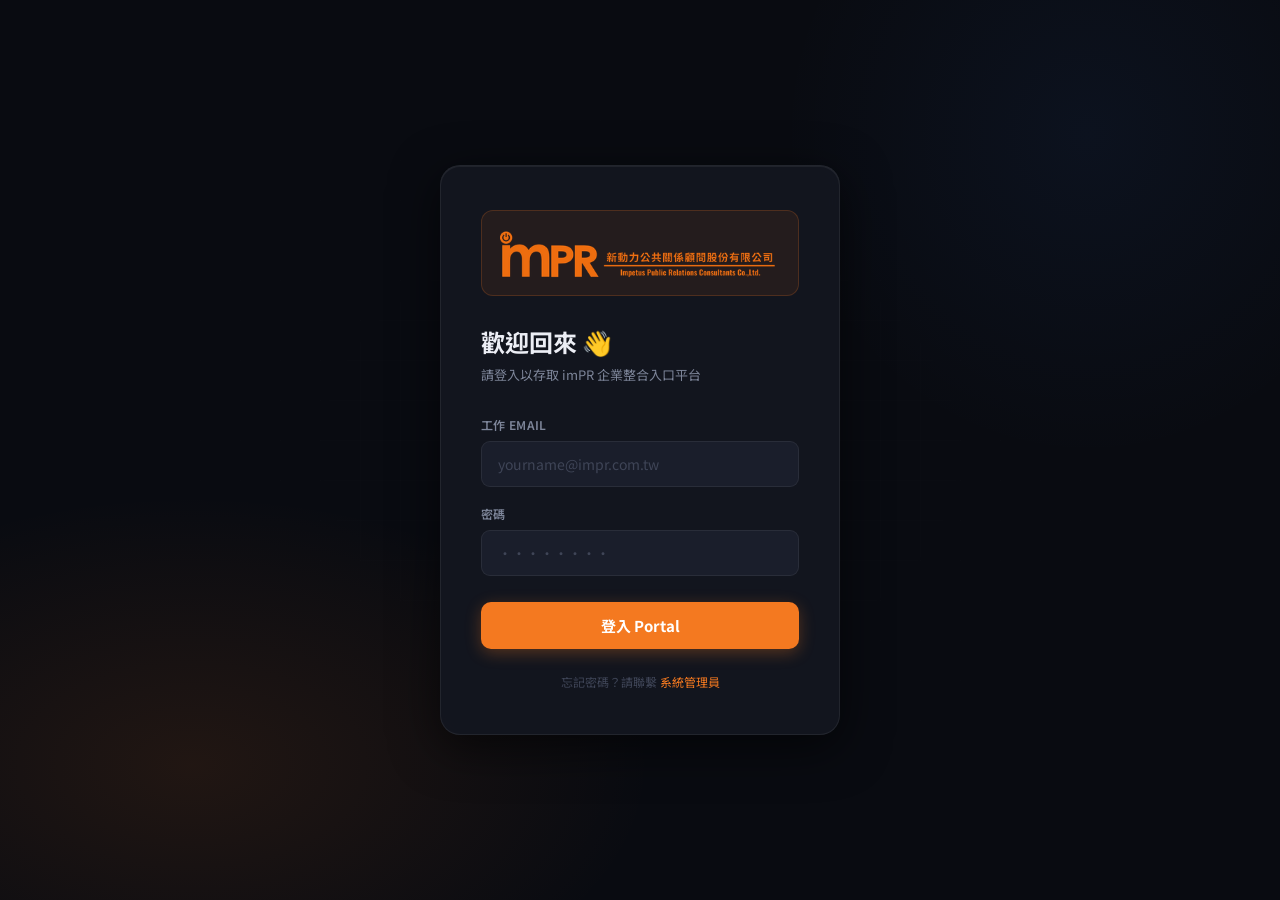
<file: index.html>
<!DOCTYPE html>
<html lang="zh-TW">
<head>
<meta charset="UTF-8">
<meta name="viewport" content="width=device-width, initial-scale=1.0">
<title>imPR 企業整合入口平台</title>
<link rel="icon" href="data:image/svg+xml,<svg xmlns='http://www.w3.org/2000/svg' viewBox='0 0 100 100'><text y='.9em' font-size='90'>🔆</text></svg>">
<style>
@import url('https://fonts.googleapis.com/css2?family=Noto+Sans+TC:wght@300;400;500;700;900&family=JetBrains+Mono:wght@400;500;600&display=swap');

/* ══════════════════════════════════
   DESIGN TOKENS
══════════════════════════════════ */
:root {
  --o: #F47920;
  --od: #d4620d;
  --ol: rgba(244,121,32,0.12);
  --ob: rgba(244,121,32,0.22);
  --bg0: #090b11;
  --bg1: #0f1118;
  --bg2: #141720;
  --bg3: #1a1e2b;
  --bg4: #1f2436;
  --bg5: #252a3d;
  --bd: rgba(255,255,255,0.065);
  --bd2: rgba(255,255,255,0.04);
  --bdo: rgba(244,121,32,0.28);
  --t1: #eceef5;
  --t2: #7d8599;
  --t3: #3f4557;
  --green: #1db954;
  --blue: #3b82f6;
  --purple: #8b5cf6;
  --yellow: #f59e0b;
  --red: #ef4444;
  --cyan: #06b6d4;
  --r: 10px;
  --r2: 14px;
  --shadow: 0 4px 24px rgba(0,0,0,0.4);
  --shadow2: 0 12px 48px rgba(0,0,0,0.6);
  --trans: all 0.22s cubic-bezier(0.4,0,0.2,1);
}

/* ══════════════════════════════════
   RESET & BASE
══════════════════════════════════ */
*,*::before,*::after{margin:0;padding:0;box-sizing:border-box}
html{scroll-behavior:smooth}
body{
  font-family:'Noto Sans TC',sans-serif;
  background:var(--bg0);
  color:var(--t1);
  min-height:100vh;
  font-size:14px;
  overflow-x:hidden;
}
a{text-decoration:none;color:inherit}
button{font-family:inherit;cursor:pointer;border:none;background:none}
input,textarea,select{font-family:inherit}
::-webkit-scrollbar{width:5px;height:5px}
::-webkit-scrollbar-track{background:var(--bg1)}
::-webkit-scrollbar-thumb{background:var(--bg5);border-radius:4px}
::-webkit-scrollbar-thumb:hover{background:var(--t3)}

/* ══════════════════════════════════
   PAGE SYSTEM
══════════════════════════════════ */
.page{display:none}
.page.active{display:flex}
#loginPage{min-height:100vh;align-items:center;justify-content:center}
#portalPage{flex-direction:column;min-height:100vh}
#adminPage{flex-direction:column;min-height:100vh}

/* ══════════════════════════════════
   ── LOGIN PAGE ──
══════════════════════════════════ */
.login-bg{
  position:fixed;inset:0;
  background:
    radial-gradient(ellipse 60% 50% at 15% 85%,rgba(244,121,32,0.1) 0%,transparent 60%),
    radial-gradient(ellipse 40% 60% at 85% 15%,rgba(59,130,246,0.06) 0%,transparent 60%),
    var(--bg0);
  z-index:0;
}
.login-grid-bg{
  position:fixed;inset:0;z-index:0;
  background-image:
    linear-gradient(rgba(255,255,255,0.025) 1px,transparent 1px),
    linear-gradient(90deg,rgba(255,255,255,0.025) 1px,transparent 1px);
  background-size:40px 40px;
  mask-image:radial-gradient(ellipse at center,rgba(0,0,0,0.5) 0%,transparent 70%);
}
.login-wrap{position:relative;z-index:1;width:100%;max-width:440px;padding:20px}
.login-card{
  background:rgba(20,23,32,0.95);
  border:1px solid var(--bd);
  border-radius:20px;
  padding:44px 40px;
  box-shadow:var(--shadow2),inset 0 1px 0 rgba(255,255,255,0.06);
  backdrop-filter:blur(20px);
}
.lc-logo{display:flex;align-items:center;gap:14px;margin-bottom:28px}
.lc-logo-mark{
  background:var(--o);color:#fff;
  font-family:'JetBrains Mono',monospace;
  font-size:22px;font-weight:700;
  padding:9px 16px;border-radius:10px;
  letter-spacing:0.5px;
  box-shadow:0 4px 16px rgba(244,121,32,0.35);
}
.lc-logo-text .cn{font-size:15px;font-weight:700;margin-bottom:2px}
.lc-logo-text .en{font-size:10.5px;color:var(--t2);font-family:'JetBrains Mono',monospace}
.lc-title{font-size:24px;font-weight:700;margin-bottom:6px}
.lc-sub{font-size:13px;color:var(--t2);margin-bottom:32px}

.form-group{margin-bottom:18px}
.form-label{
  display:block;font-size:12px;font-weight:600;
  color:var(--t2);margin-bottom:8px;
  letter-spacing:0.3px;text-transform:uppercase;
}
.form-input{
  width:100%;padding:12px 16px;
  background:var(--bg3);border:1px solid var(--bd);
  border-radius:9px;color:var(--t1);font-size:14px;outline:none;
  transition:var(--trans);
}
.form-input:focus{border-color:var(--o);box-shadow:0 0 0 3px rgba(244,121,32,0.12)}
.form-input::placeholder{color:var(--t3)}

.login-btn{
  width:100%;padding:13px;
  background:var(--o);color:#fff;
  border-radius:10px;font-size:15px;font-weight:700;
  margin-top:8px;transition:var(--trans);
  box-shadow:0 4px 16px rgba(244,121,32,0.3);
}
.login-btn:hover{background:var(--od);transform:translateY(-1px);box-shadow:0 6px 20px rgba(244,121,32,0.4)}
.login-btn:active{transform:none}
.login-btn:disabled{opacity:.6;cursor:not-allowed;transform:none}

.login-error{
  display:none;margin-top:14px;padding:11px 14px;
  background:rgba(239,68,68,0.12);border:1px solid rgba(239,68,68,0.3);
  border-radius:8px;font-size:13px;color:#fca5a5;text-align:center;
}
.login-footer{text-align:center;margin-top:24px;font-size:12px;color:var(--t3)}
.login-footer a{color:var(--o)}

/* ══════════════════════════════════
   ── PORTAL NAV ──
══════════════════════════════════ */
.portal-nav{
  height:56px;
  background:rgba(15,17,24,0.95);
  border-bottom:1px solid var(--bd);
  display:flex;align-items:center;justify-content:space-between;
  padding:0 20px;
  position:sticky;top:0;z-index:100;
  backdrop-filter:blur(16px);
  flex-shrink:0;
}
.nav-left{display:flex;align-items:center;gap:14px}
.nav-logo{display:flex;align-items:center;gap:10px;cursor:pointer}
.logo-pill{
  background:var(--o);color:#fff;
  font-family:'JetBrains Mono',monospace;
  font-size:13px;font-weight:700;
  padding:5px 11px;border-radius:7px;
  letter-spacing:0.5px;
}
.nav-sep{width:1px;height:24px;background:var(--bd)}
.nav-subtitle{font-size:13px;color:var(--t2);font-weight:500;white-space:nowrap}

.nav-center{flex:1;max-width:360px;margin:0 20px}
.search-bar{
  display:flex;align-items:center;gap:9px;
  background:var(--bg3);border:1px solid var(--bd);
  border-radius:9px;padding:7px 13px;
  cursor:pointer;transition:var(--trans);color:var(--t2);
  font-size:13px;
}
.search-bar:hover{border-color:var(--bdo);background:var(--bg4)}
.search-bar .kbd{
  margin-left:auto;font-size:10px;color:var(--t3);
  font-family:'JetBrains Mono',monospace;
  background:var(--bg2);border:1px solid var(--bd);
  padding:1px 5px;border-radius:4px;
}

.nav-right{display:flex;align-items:center;gap:8px}
.nav-icon-btn{
  width:34px;height:34px;border-radius:8px;
  background:transparent;border:1px solid transparent;
  display:flex;align-items:center;justify-content:center;
  color:var(--t2);font-size:17px;transition:var(--trans);
  position:relative;
}
.nav-icon-btn:hover{background:var(--bg3);border-color:var(--bd);color:var(--t1)}
.notif-count{
  position:absolute;top:-3px;right:-3px;
  width:16px;height:16px;border-radius:50%;
  background:var(--o);color:#fff;
  font-size:9px;font-weight:700;font-family:'JetBrains Mono',monospace;
  display:flex;align-items:center;justify-content:center;
  border:2px solid var(--bg1);
}
.nav-avatar{
  width:34px;height:34px;border-radius:50%;
  background:linear-gradient(135deg,var(--o),#ff9800);
  display:flex;align-items:center;justify-content:center;
  font-size:13px;font-weight:700;color:#fff;
  cursor:pointer;border:2px solid var(--ob);
  transition:var(--trans);
}
.nav-avatar:hover{border-color:var(--o)}

/* ══════════════════════════════════
   ── PORTAL BODY ──
══════════════════════════════════ */
.portal-body{display:flex;flex:1;min-height:0}

.sidebar{
  width:212px;flex-shrink:0;
  background:var(--bg1);border-right:1px solid var(--bd);
  padding:12px 8px 20px;
  display:flex;flex-direction:column;gap:2px;
  overflow-y:auto;
}
.sb-section{
  font-size:10px;font-weight:700;color:var(--t3);
  padding:10px 10px 4px;letter-spacing:0.9px;
  text-transform:uppercase;font-family:'JetBrains Mono',monospace;
}
.sb-item{
  display:flex;align-items:center;gap:10px;
  padding:8px 10px;border-radius:8px;
  font-size:13px;color:var(--t2);
  cursor:pointer;transition:var(--trans);
  border:1px solid transparent;
}
.sb-item:hover{background:var(--bg3);color:var(--t1)}
.sb-item.active{background:var(--ol);color:var(--o);border-color:var(--ob)}
.sb-item .si{font-size:16px;width:20px;text-align:center;flex-shrink:0}
.sb-badge{
  margin-left:auto;background:var(--o);color:#fff;
  font-size:9px;font-weight:700;padding:2px 6px;border-radius:10px;
  font-family:'JetBrains Mono',monospace;
}
.sb-new{
  margin-left:auto;background:rgba(34,197,94,0.2);color:var(--green);
  font-size:9px;font-weight:700;padding:2px 6px;border-radius:10px;
  font-family:'JetBrains Mono',monospace;border:1px solid rgba(34,197,94,0.3);
}
.sb-divider{height:1px;background:var(--bd);margin:6px 4px}
.sb-spacer{flex:1}

.main-content{flex:1;overflow-y:auto;padding:28px 28px 40px}

/* ══════════════════════════════════
   ── GREETING & KPI ──
══════════════════════════════════ */
.greeting-bar{
  display:flex;align-items:flex-start;justify-content:space-between;
  margin-bottom:24px;flex-wrap:wrap;gap:12px;
}
.greeting-text h1{font-size:20px;font-weight:700;margin-bottom:4px}
.greeting-text p{font-size:13px;color:var(--t2)}
.greeting-text .hl{color:var(--o)}
.greeting-btns{display:flex;gap:8px;flex-wrap:wrap}

.btn-primary{
  display:flex;align-items:center;gap:6px;
  background:var(--o);color:#fff;
  padding:8px 16px;border-radius:8px;
  font-size:13px;font-weight:600;transition:var(--trans);
}
.btn-primary:hover{background:var(--od)}
.btn-ghost{
  display:flex;align-items:center;gap:6px;
  background:var(--bg3);color:var(--t2);
  padding:8px 14px;border-radius:8px;
  font-size:13px;font-weight:500;
  border:1px solid var(--bd);transition:var(--trans);
}
.btn-ghost:hover{background:var(--bg4);color:var(--t1)}
.btn-danger{
  background:rgba(239,68,68,0.15);color:var(--red);
  border:1px solid rgba(239,68,68,0.3);
  padding:6px 12px;border-radius:7px;
  font-size:12px;font-weight:600;transition:var(--trans);
}
.btn-danger:hover{background:rgba(239,68,68,0.25)}

/* KPI */
.kpi-row{display:grid;grid-template-columns:repeat(4,1fr);gap:12px;margin-bottom:28px}
.kpi{
  background:var(--bg2);border:1px solid var(--bd);
  border-radius:var(--r2);padding:18px 20px;
  position:relative;overflow:hidden;transition:var(--trans);
}
.kpi:hover{border-color:var(--bdo)}
.kpi-glow{
  position:absolute;bottom:-30px;right:-30px;
  width:90px;height:90px;border-radius:50%;
  opacity:0.07;pointer-events:none;
}
.kpi-label{font-size:11.5px;color:var(--t2);margin-bottom:8px;font-weight:500}
.kpi-val{
  font-size:30px;font-weight:700;
  font-family:'JetBrains Mono',monospace;
  line-height:1;margin-bottom:6px;
}
.kpi-val.c-o{color:var(--o)}
.kpi-val.c-g{color:var(--green)}
.kpi-val.c-b{color:var(--blue)}
.kpi-val.c-p{color:var(--purple)}
.kpi-sub{font-size:11px;color:var(--t3)}
.kpi-sub .up{color:var(--green)}

/* ══════════════════════════════════
   ── SECTION HEADER ──
══════════════════════════════════ */
.sh{
  display:flex;align-items:center;justify-content:space-between;
  margin-bottom:14px;flex-wrap:wrap;gap:8px;
}
.sh h2{font-size:15px;font-weight:700;display:flex;align-items:center;gap:8px}
.sh-right{display:flex;align-items:center;gap:8px}
.tab-group{display:flex;gap:3px}
.tab{
  padding:5px 12px;border-radius:6px;
  font-size:12px;color:var(--t2);
  cursor:pointer;transition:var(--trans);
  border:1px solid transparent;
}
.tab:hover{background:var(--bg3)}
.tab.active{background:var(--ol);color:var(--o);border-color:var(--ob)}
.link-btn{font-size:12px;color:var(--o);cursor:pointer}
.link-btn:hover{text-decoration:underline}

/* ══════════════════════════════════
   ── SYSTEM CARDS ──
══════════════════════════════════ */
.sys-grid{
  display:grid;
  grid-template-columns:repeat(auto-fill,minmax(195px,1fr));
  gap:12px;margin-bottom:28px;
}
.sys-card{
  background:var(--bg2);border:1px solid var(--bd);
  border-radius:var(--r2);padding:18px;
  cursor:pointer;transition:var(--trans);
  position:relative;overflow:hidden;display:flex;flex-direction:column;
}
.sys-card::before{
  content:'';position:absolute;inset:0;border-radius:var(--r2);
  background:linear-gradient(135deg,transparent 60%,rgba(244,121,32,0.04));
  opacity:0;transition:var(--trans);
}
.sys-card:hover{
  border-color:var(--bdo);
  transform:translateY(-3px);
  box-shadow:0 10px 30px rgba(0,0,0,0.35);
}
.sys-card:hover::before{opacity:1}
.sys-card-top{display:flex;align-items:flex-start;justify-content:space-between;margin-bottom:14px}
.sys-icon{
  width:46px;height:46px;border-radius:11px;
  display:flex;align-items:center;justify-content:center;
  font-size:24px;background:var(--bg4);border:1px solid var(--bd);
  flex-shrink:0;
}
.star-btn{
  width:28px;height:28px;border-radius:6px;
  display:flex;align-items:center;justify-content:center;
  font-size:15px;color:var(--t3);transition:var(--trans);
}
.star-btn:hover{color:var(--yellow)}
.star-btn.fav{color:var(--yellow)}
.sys-name{font-size:14px;font-weight:700;margin-bottom:5px;line-height:1.3}
.sys-desc{font-size:11.5px;color:var(--t2);line-height:1.6;flex:1}
.sys-footer{
  display:flex;align-items:center;justify-content:space-between;
  margin-top:12px;padding-top:10px;border-top:1px solid var(--bd2);
}
.health{display:flex;align-items:center;gap:5px;font-size:11px;color:var(--t3)}
.hdot{
  width:7px;height:7px;border-radius:50%;flex-shrink:0;
}
.hdot.online{background:var(--green);box-shadow:0 0 5px rgba(29,185,84,0.6)}
.hdot.slow{background:var(--yellow);box-shadow:0 0 5px rgba(245,158,11,0.6)}
.hdot.offline{background:var(--red);box-shadow:0 0 5px rgba(239,68,68,0.5)}
.hdot.unknown{background:var(--t3)}
@keyframes breathe{0%,100%{opacity:1}50%{opacity:0.4}}
.hdot.online{animation:breathe 2.5s ease infinite}

.type-tag{
  font-size:10px;padding:2px 8px;border-radius:5px;
  font-family:'JetBrains Mono',monospace;font-weight:600;
}
.tt-internal{background:rgba(244,121,32,0.15);color:var(--o)}
.tt-external{background:rgba(107,114,128,0.15);color:#9ca3af}
.tt-saas{background:rgba(59,130,246,0.15);color:var(--blue)}
.tt-github{background:rgba(139,92,246,0.15);color:var(--purple)}
.tt-nas{background:rgba(6,182,212,0.15);color:var(--cyan)}

.empty-state{
  grid-column:1/-1;
  display:flex;flex-direction:column;align-items:center;justify-content:center;
  padding:60px 20px;color:var(--t3);gap:12px;
}
.empty-state .ei{font-size:40px;opacity:0.4}
.empty-state p{font-size:13px}

/* ══════════════════════════════════
   ── TWO COLUMN ──
══════════════════════════════════ */
.two-col{display:grid;grid-template-columns:1fr 320px;gap:20px}

/* ══════════════════════════════════
   ── PANEL (announcements/recent) ──
══════════════════════════════════ */
.panel{background:var(--bg2);border:1px solid var(--bd);border-radius:var(--r2);overflow:hidden}
.panel-hd{
  padding:13px 18px;border-bottom:1px solid var(--bd);
  display:flex;align-items:center;justify-content:space-between;
}
.panel-hd h3{font-size:13px;font-weight:700}
.ann-item{
  padding:13px 18px;border-bottom:1px solid var(--bd2);
  cursor:pointer;transition:background .15s;
}
.ann-item:hover{background:var(--bg3)}
.ann-item:last-child{border-bottom:none}
.ann-top{display:flex;align-items:center;gap:8px;margin-bottom:5px}
.priority{
  font-size:10px;padding:2px 7px;border-radius:4px;
  font-weight:700;font-family:'JetBrains Mono',monospace;flex-shrink:0;
}
.p-urgent{background:rgba(239,68,68,0.2);color:var(--red)}
.p-high{background:rgba(244,121,32,0.2);color:var(--o)}
.p-normal{background:rgba(59,130,246,0.15);color:var(--blue)}
.ann-title{font-size:13px;font-weight:600;line-height:1.3}
.ann-meta{font-size:11px;color:var(--t3);font-family:'JetBrains Mono',monospace}
.unread-pip{width:6px;height:6px;border-radius:50%;background:var(--o);flex-shrink:0;margin-left:auto}

.recent-item{
  padding:10px 18px;border-bottom:1px solid var(--bd2);
  display:flex;align-items:center;gap:12px;
  cursor:pointer;transition:background .15s;
}
.recent-item:hover{background:var(--bg3)}
.recent-item:last-child{border-bottom:none}
.ri-icon{font-size:20px;width:32px;text-align:center;flex-shrink:0}
.ri-info{flex:1;min-width:0}
.ri-name{font-size:13px;font-weight:600;white-space:nowrap;overflow:hidden;text-overflow:ellipsis}
.ri-time{font-size:11px;color:var(--t3);font-family:'JetBrains Mono',monospace}
.ri-arrow{color:var(--t3);font-size:14px;flex-shrink:0}

/* ══════════════════════════════════
   ── SEARCH OVERLAY ──
══════════════════════════════════ */
.search-overlay{
  display:none;position:fixed;inset:0;
  background:rgba(0,0,0,0.75);backdrop-filter:blur(6px);
  z-index:999;align-items:flex-start;justify-content:center;padding-top:100px;
}
.search-overlay.open{display:flex}
.search-box{
  background:var(--bg2);border:1px solid var(--bdo);
  border-radius:16px;width:min(600px,95vw);overflow:hidden;
  box-shadow:var(--shadow2);
}
.search-input-row{
  display:flex;align-items:center;gap:12px;
  padding:16px 20px;border-bottom:1px solid var(--bd);
}
.search-input-real{
  flex:1;background:none;border:none;outline:none;
  font-size:16px;color:var(--t1);font-family:'Noto Sans TC',sans-serif;
}
.search-result-item{
  padding:12px 20px;display:flex;align-items:center;gap:12px;
  cursor:pointer;transition:background .15s;font-size:13px;
}
.search-result-item:hover{background:var(--ol)}
.search-result-item .sri-icon{font-size:20px;width:28px;text-align:center}
.search-result-item .sri-name{font-weight:600;margin-bottom:2px}
.search-result-item .sri-desc{font-size:11px;color:var(--t2)}
.search-hint{padding:12px 20px;font-size:11.5px;color:var(--t3);text-align:center;font-family:'JetBrains Mono',monospace}

/* ══════════════════════════════════
   ── ADMIN PAGE ──
══════════════════════════════════ */
.admin-nav{
  height:56px;background:rgba(15,17,24,0.97);
  border-bottom:1px solid rgba(239,68,68,0.2);
  display:flex;align-items:center;justify-content:space-between;
  padding:0 24px;flex-shrink:0;backdrop-filter:blur(16px);
  position:sticky;top:0;z-index:100;
}
.admin-title{
  display:flex;align-items:center;gap:12px;font-size:14px;font-weight:700;
}
.admin-badge{
  background:rgba(239,68,68,0.2);color:var(--red);
  border:1px solid rgba(239,68,68,0.4);
  padding:3px 10px;border-radius:6px;font-size:11px;font-weight:700;
  font-family:'JetBrains Mono',monospace;
}

.admin-body{display:flex;flex:1;min-height:0}
.admin-sidebar{
  width:200px;flex-shrink:0;background:var(--bg1);
  border-right:1px solid var(--bd);padding:12px 8px;
  display:flex;flex-direction:column;gap:2px;
}
.admin-main{flex:1;overflow-y:auto;padding:28px}

/* Admin tabs */
.admin-panel{display:none}
.admin-panel.active{display:block}

.data-table-wrap{overflow-x:auto;border-radius:var(--r2);border:1px solid var(--bd)}
.data-table{width:100%;border-collapse:collapse;font-size:13px}
.data-table th{
  text-align:left;padding:11px 14px;
  background:var(--bg3);border-bottom:1px solid var(--bd);
  font-size:11px;font-weight:700;color:var(--o);
  white-space:nowrap;font-family:'JetBrains Mono',monospace;
}
.data-table td{
  padding:10px 14px;border-bottom:1px solid var(--bd2);
  color:var(--t2);vertical-align:middle;
}
.data-table tr:last-child td{border-bottom:none}
.data-table tr:hover td{background:rgba(255,255,255,0.02);color:var(--t1)}
.role-badge{
  display:inline-flex;align-items:center;gap:4px;
  padding:3px 9px;border-radius:20px;font-size:11px;font-weight:700;
  font-family:'JetBrains Mono',monospace;
}
.rb-admin{background:rgba(239,68,68,0.15);color:var(--red)}
.rb-manager{background:rgba(244,121,32,0.15);color:var(--o)}
.rb-staff{background:rgba(59,130,246,0.12);color:var(--blue)}
.status-pill{
  display:inline-flex;align-items:center;gap:5px;
  padding:3px 9px;border-radius:20px;font-size:11px;
  font-family:'JetBrains Mono',monospace;
}
.sp-on{background:rgba(29,185,84,0.15);color:var(--green)}
.sp-off{background:rgba(107,114,128,0.12);color:var(--t2)}

.action-group{display:flex;gap:6px}
.act-btn{
  padding:5px 10px;border-radius:6px;font-size:11.5px;font-weight:600;
  transition:var(--trans);cursor:pointer;border:1px solid transparent;
}
.ab-edit{background:rgba(59,130,246,0.12);color:var(--blue);border-color:rgba(59,130,246,0.25)}
.ab-edit:hover{background:rgba(59,130,246,0.22)}
.ab-del{background:rgba(239,68,68,0.1);color:var(--red);border-color:rgba(239,68,68,0.25)}
.ab-del:hover{background:rgba(239,68,68,0.2)}
.ab-toggle{background:rgba(244,121,32,0.1);color:var(--o);border-color:rgba(244,121,32,0.25)}
.ab-toggle:hover{background:rgba(244,121,32,0.2)}

/* ══════════════════════════════════
   ── MODAL ──
══════════════════════════════════ */
.modal-overlay{
  display:none;position:fixed;inset:0;
  background:rgba(0,0,0,0.7);backdrop-filter:blur(4px);
  z-index:200;align-items:center;justify-content:center;padding:20px;
}
.modal-overlay.open{display:flex}
.modal{
  background:var(--bg2);border:1px solid var(--bd);
  border-radius:16px;width:min(520px,100%);
  max-height:85vh;overflow-y:auto;
  box-shadow:var(--shadow2);
}
.modal-hd{
  padding:20px 24px 16px;border-bottom:1px solid var(--bd);
  display:flex;align-items:center;justify-content:space-between;
  position:sticky;top:0;background:var(--bg2);z-index:1;
}
.modal-hd h3{font-size:16px;font-weight:700}
.modal-close{
  width:30px;height:30px;border-radius:7px;
  display:flex;align-items:center;justify-content:center;
  background:var(--bg4);color:var(--t2);font-size:18px;
  cursor:pointer;transition:var(--trans);
}
.modal-close:hover{background:var(--bg5);color:var(--t1)}
.modal-body{padding:24px}
.modal-footer{
  padding:16px 24px;border-top:1px solid var(--bd);
  display:flex;gap:10px;justify-content:flex-end;
  position:sticky;bottom:0;background:var(--bg2);
}

.form-row{display:grid;grid-template-columns:1fr 1fr;gap:12px}
.form-select{
  width:100%;padding:10px 14px;
  background:var(--bg3);border:1px solid var(--bd);
  border-radius:9px;color:var(--t1);font-size:14px;outline:none;
  transition:var(--trans);
}
.form-select:focus{border-color:var(--o)}
.form-textarea{
  width:100%;padding:10px 14px;min-height:80px;resize:vertical;
  background:var(--bg3);border:1px solid var(--bd);
  border-radius:9px;color:var(--t1);font-size:13px;outline:none;
  transition:var(--trans);
}
.form-textarea:focus{border-color:var(--o)}
.form-hint{font-size:11px;color:var(--t3);margin-top:5px}

/* ══════════════════════════════════
   ── TOAST ──
══════════════════════════════════ */
.toast-container{
  position:fixed;bottom:24px;right:24px;
  z-index:999;display:flex;flex-direction:column;gap:8px;
  pointer-events:none;
}
.toast{
  background:var(--bg3);border:1px solid var(--bd);
  border-radius:10px;padding:12px 18px;
  font-size:13px;box-shadow:var(--shadow);
  display:flex;align-items:center;gap:10px;
  pointer-events:all;min-width:240px;
  animation:slideUp .3s ease;
}
.toast.success{border-color:rgba(29,185,84,0.4);background:rgba(29,185,84,0.1)}
.toast.error{border-color:rgba(239,68,68,0.4);background:rgba(239,68,68,0.1)}
.toast.info{border-color:var(--bdo);background:var(--ol)}
@keyframes slideUp{from{opacity:0;transform:translateY(10px)}to{opacity:1;transform:none}}

/* ══════════════════════════════════
   ── LOADER ──
══════════════════════════════════ */
.loader{
  display:none;position:fixed;inset:0;
  background:rgba(9,11,17,0.9);backdrop-filter:blur(4px);
  z-index:9999;align-items:center;justify-content:center;
  flex-direction:column;gap:16px;
}
.loader.show{display:flex}
.spinner{
  width:40px;height:40px;border-radius:50%;
  border:3px solid var(--bg5);
  border-top-color:var(--o);
  animation:spin .8s linear infinite;
}
@keyframes spin{to{transform:rotate(360deg)}}
.loader p{font-size:13px;color:var(--t2)}

/* ══════════════════════════════════
   ── RESPONSIVE ──
══════════════════════════════════ */
@media(max-width:900px){
  .two-col{grid-template-columns:1fr}
  .kpi-row{grid-template-columns:1fr 1fr}
  .sidebar{display:none}
  .nav-center{display:none}
}
@media(max-width:600px){
  .kpi-row{grid-template-columns:1fr 1fr}
  .sys-grid{grid-template-columns:1fr 1fr}
  .main-content{padding:16px}
  .greeting-bar{flex-direction:column}
}

/* ══════════════════════════════════
   ── ANIMATIONS ──
══════════════════════════════════ */
@keyframes fadeUp{from{opacity:0;transform:translateY(12px)}to{opacity:1;transform:none}}
.sys-card{animation:fadeUp .3s ease both}
.sys-card:nth-child(1){animation-delay:.04s}
.sys-card:nth-child(2){animation-delay:.08s}
.sys-card:nth-child(3){animation-delay:.12s}
.sys-card:nth-child(4){animation-delay:.16s}
.sys-card:nth-child(5){animation-delay:.20s}
.sys-card:nth-child(6){animation-delay:.24s}
.sys-card:nth-child(7){animation-delay:.28s}
.sys-card:nth-child(8){animation-delay:.32s}
.kpi{animation:fadeUp .35s ease both}
.kpi:nth-child(1){animation-delay:.05s}
.kpi:nth-child(2){animation-delay:.1s}
.kpi:nth-child(3){animation-delay:.15s}
.kpi:nth-child(4){animation-delay:.2s}

/* ── Emoji Picker ───────────────────────────── */
.emoji-picker-wrap{position:relative}
.emoji-preview-btn{
  display:flex;align-items:center;gap:10px;
  width:100%;padding:10px 14px;
  background:var(--bg3);border:1px solid var(--bd);
  border-radius:9px;color:var(--t1);font-size:14px;
  cursor:pointer;transition:var(--trans);text-align:left;
}
.emoji-preview-btn:hover{border-color:var(--bdo)}
.emoji-preview-btn .ep-icon{font-size:24px;line-height:1}
.emoji-preview-btn .ep-label{font-size:13px;color:var(--t2)}
.emoji-grid-popup{
  display:none;position:absolute;top:calc(100% + 6px);left:0;
  background:var(--bg3);border:1px solid var(--bdo);
  border-radius:12px;padding:12px;
  width:280px;z-index:300;
  box-shadow:0 12px 40px rgba(0,0,0,0.5);
}
.emoji-grid-popup.open{display:block}
.emoji-cats{display:flex;gap:4px;margin-bottom:10px;flex-wrap:wrap}
.emoji-cat-btn{
  padding:4px 10px;border-radius:6px;font-size:11px;
  background:var(--bg4);color:var(--t2);border:1px solid var(--bd);
  cursor:pointer;transition:var(--trans);
}
.emoji-cat-btn:hover,.emoji-cat-btn.active{background:var(--ol);color:var(--o);border-color:var(--bdo)}
.emoji-search{
  width:100%;padding:7px 11px;margin-bottom:10px;
  background:var(--bg4);border:1px solid var(--bd);
  border-radius:7px;color:var(--t1);font-size:13px;outline:none;
}
.emoji-search:focus{border-color:var(--bdo)}
.emoji-grid{
  display:grid;grid-template-columns:repeat(8,1fr);gap:4px;
  max-height:180px;overflow-y:auto;
}
.emoji-btn{
  width:32px;height:32px;border-radius:6px;
  display:flex;align-items:center;justify-content:center;
  font-size:18px;cursor:pointer;transition:var(--trans);
}
.emoji-btn:hover{background:var(--ol)}
</style>
</head>
<body>

<!-- ══ LOADER ══ -->
<div class="loader" id="loader">
  <div class="spinner"></div>
  <p>載入中...</p>
</div>

<!-- ══ TOASTS ══ -->
<div class="toast-container" id="toastContainer"></div>

<!-- ══════════════════════════════════
     LOGIN PAGE
══════════════════════════════════ -->
<div class="page" id="loginPage">
  <div class="login-bg"></div>
  <div class="login-grid-bg"></div>
  <div class="login-wrap">
    <div class="login-card">
      <div class="lc-logo" style="background:rgba(244,121,32,0.08);border:1px solid rgba(244,121,32,0.2);border-radius:12px;padding:14px 20px;margin-bottom:28px;justify-content:center">
        <img src="[data-uri]" alt="imPR Logo" style="height:56px;width:auto;display:block;filter:brightness(1)"/>
      </div>
      <div class="lc-title">歡迎回來 👋</div>
      <div class="lc-sub">請登入以存取 imPR 企業整合入口平台</div>
      <div class="form-group">
        <label class="form-label">工作 Email</label>
        <input class="form-input" id="loginEmail" type="email" placeholder="yourname@impr.com.tw" autocomplete="email"/>
      </div>
      <div class="form-group">
        <label class="form-label">密碼</label>
        <input class="form-input" id="loginPassword" type="password" placeholder="••••••••" autocomplete="current-password"/>
      </div>
      <button class="login-btn" id="loginBtn" onclick="doLogin()">登入 Portal</button>
      <div class="login-error" id="loginError"></div>
      <div class="login-footer">忘記密碼？請聯繫 <a href="#">系統管理員</a></div>
    </div>
  </div>
</div>

<!-- ══════════════════════════════════
     PORTAL PAGE
══════════════════════════════════ -->
<div class="page" id="portalPage">
  <!-- NAV -->
  <nav class="portal-nav">
    <div class="nav-left">
      <div class="nav-logo" onclick="showPortal()" style="padding:3px 8px;background:rgba(244,121,32,0.08);border-radius:7px;border:1px solid rgba(244,121,32,0.15)">
        <img src="[data-uri]" alt="imPR" style="height:30px;width:auto;display:block"/>
      </div>
      <div class="nav-sep"></div>
      <div class="nav-subtitle">企業整合入口平台</div>
    </div>
    <div class="nav-center">
      <div class="search-bar" onclick="openSearch()">
        <span>🔍</span>
        <span>搜尋系統功能...</span>
        <span class="kbd">⌘K</span>
      </div>
    </div>
    <div class="nav-right">
      <div class="nav-icon-btn" id="notifBtn" title="公告通知">
        🔔<span class="notif-count" id="notifCount" style="display:none">0</span>
      </div>
      <div class="nav-icon-btn" title="設定" onclick="showAdmin()" id="adminBtn" style="display:none">⚙️</div>
      <div class="nav-avatar" id="navAvatar" title="個人資訊" onclick="showProfile()">U</div>
    </div>
  </nav>

  <!-- BODY -->
  <div class="portal-body">
    <!-- SIDEBAR -->
    <aside class="sidebar">
      <div class="sb-section">主選單</div>
      <div class="sb-item active" onclick="filterSystems('all', this)">
        <span class="si">🏠</span>全部系統
      </div>
      <div class="sb-item" onclick="filterSystems('favorite', this)">
        <span class="si">⭐</span>我的收藏
      </div>
      <div class="sb-item" onclick="showRecentFull()">
        <span class="si">🕐</span>最近使用
      </div>
      <div class="sb-divider"></div>
      <div class="sb-section">系統分類</div>
      <div id="catSidebar"></div>
      <div class="sb-divider"></div>
      <div class="sb-section">管理</div>
      <div class="sb-item" id="sbAdmin" style="display:none" onclick="showAdmin()">
        <span class="si">🛡️</span>後台管理
      </div>
      <div class="sb-item" onclick="showStats()">
        <span class="si">📊</span>使用統計
      </div>
      <div class="sb-spacer"></div>
      <div class="sb-item" onclick="doLogout()" style="color:var(--t3)">
        <span class="si">🚪</span>登出
      </div>
    </aside>

    <!-- MAIN -->
    <main class="main-content" id="mainContent">
      <!-- Greeting -->
      <div class="greeting-bar">
        <div class="greeting-text">
          <h1>你好，<span class="hl" id="greetName">載入中</span> <span id="greetEmoji">👋</span></h1>
          <p id="greetSub">今天是 <span id="todayDate"></span></p>
        </div>
        <div class="greeting-btns">
          <button class="btn-ghost" onclick="openSearch()">🔍 搜尋系統</button>
          <button class="btn-primary" id="addSystemBtn" style="display:none" onclick="openSystemModal()">＋ 新增系統</button>
        </div>
      </div>

      <!-- KPI -->
      <div class="kpi-row" id="kpiRow">
        <div class="kpi">
          <div class="kpi-glow" style="background:var(--o)"></div>
          <div class="kpi-label">可用系統</div>
          <div class="kpi-val c-o" id="kpiSystems">—</div>
          <div class="kpi-sub"><span class="up" id="kpiOnline">— 正常</span></div>
        </div>
        <div class="kpi">
          <div class="kpi-glow" style="background:var(--green)"></div>
          <div class="kpi-label">本月存取</div>
          <div class="kpi-val c-g" id="kpiAccess">—</div>
          <div class="kpi-sub">點擊次數</div>
        </div>
        <div class="kpi">
          <div class="kpi-glow" style="background:var(--blue)"></div>
          <div class="kpi-label">收藏系統</div>
          <div class="kpi-val c-b" id="kpiFavs">—</div>
          <div class="kpi-sub">快速存取</div>
        </div>
        <div class="kpi">
          <div class="kpi-glow" style="background:var(--purple)"></div>
          <div class="kpi-label">未讀公告</div>
          <div class="kpi-val c-p" id="kpiAnns">—</div>
          <div class="kpi-sub">請查閱</div>
        </div>
      </div>

      <!-- Systems -->
      <div class="sh">
        <h2>🔧 系統入口</h2>
        <div class="sh-right">
          <div class="tab-group" id="typeTabs">
            <div class="tab active" onclick="filterType('all',this)">全部</div>
            <div class="tab" onclick="filterType('internal',this)">內部</div>
            <div class="tab" onclick="filterType('saas',this)">SaaS</div>
            <div class="tab" onclick="filterType('external',this)">外部</div>
          </div>
        </div>
      </div>
      <div class="sys-grid" id="sysGrid"></div>

      <!-- Two col -->
      <div class="two-col">
        <div>
          <div class="sh"><h2>📢 公告中心</h2><span class="link-btn" onclick="openAnnsModal()">全部 →</span></div>
          <div class="panel" id="annPanel"></div>
        </div>
        <div>
          <div class="sh"><h2>🕐 最近使用</h2></div>
          <div class="panel" id="recentPanel"></div>
        </div>
      </div>
    </main>
  </div>
</div>

<!-- ══════════════════════════════════
     ADMIN PAGE
══════════════════════════════════ -->
<div class="page" id="adminPage">
  <nav class="admin-nav">
    <div class="admin-title">
      <img src="[data-uri]" alt="imPR" style="height:28px;width:auto;cursor:pointer" onclick="showPortal()"/>
      <span class="admin-badge">ADMIN</span>
      <span style="color:var(--t2)">後台管理系統</span>
    </div>
    <div style="display:flex;align-items:center;gap:10px">
      <button class="btn-ghost" onclick="showPortal()">← 返回 Portal</button>
      <div class="nav-avatar" id="adminAvatar">A</div>
    </div>
  </nav>
  <div class="admin-body">
    <aside class="admin-sidebar">
      <div class="sb-section">管理模組</div>
      <div class="sb-item active" onclick="switchAdmin('systems',this)"><span class="si">🔧</span>系統管理</div>
      <div class="sb-item" onclick="switchAdmin('users',this)"><span class="si">👥</span>使用者</div>
      <div class="sb-item" onclick="switchAdmin('announcements',this)"><span class="si">📢</span>公告管理</div>
      <div class="sb-item" onclick="switchAdmin('categories',this)"><span class="si">🗂️</span>分類管理</div>
      <div class="sb-item" onclick="switchAdmin('stats',this)"><span class="si">📊</span>統計報表</div>
    </aside>
    <main class="admin-main">
      <!-- Systems Panel -->
      <div class="admin-panel active" id="adminSystems">
        <div class="sh"><h2>🔧 系統入口管理</h2><button class="btn-primary" onclick="openSystemModal()">＋ 新增系統</button></div>
        <div class="data-table-wrap"><table class="data-table" id="systemsTable">
          <thead><tr><th>圖示</th><th>名稱</th><th>類型</th><th>分類</th><th>狀態</th><th>健康</th><th>操作</th></tr></thead>
          <tbody id="systemsTableBody"></tbody>
        </table></div>
      </div>
      <!-- Users Panel -->
      <div class="admin-panel" id="adminUsers">
        <div class="sh"><h2>👥 使用者管理</h2><button class="btn-primary" onclick="openUserModal()">＋ 新增使用者</button></div>
        <div class="data-table-wrap"><table class="data-table">
          <thead><tr><th>姓名</th><th>Email</th><th>角色</th><th>部門</th><th>狀態</th><th>最後登入</th><th>操作</th></tr></thead>
          <tbody id="usersTableBody"></tbody>
        </table></div>
      </div>
      <!-- Announcements Panel -->
      <div class="admin-panel" id="adminAnnouncements">
        <div class="sh"><h2>📢 公告管理</h2><button class="btn-primary" onclick="openAnnModal()">＋ 新增公告</button></div>
        <div class="data-table-wrap"><table class="data-table">
          <thead><tr><th>標題</th><th>優先</th><th>對象</th><th>狀態</th><th>建立時間</th><th>操作</th></tr></thead>
          <tbody id="annsTableBody"></tbody>
        </table></div>
      </div>
      <!-- Categories Panel -->
      <div class="admin-panel" id="adminCategories">
        <div class="sh"><h2>🗂️ 分類管理</h2><button class="btn-primary" onclick="openCatModal()">＋ 新增分類</button></div>
        <div class="data-table-wrap"><table class="data-table">
          <thead><tr><th>圖示</th><th>名稱</th><th>顏色</th><th>排序</th><th>操作</th></tr></thead>
          <tbody id="catsTableBody"></tbody>
        </table></div>
      </div>
      <!-- Stats Panel -->
      <div class="admin-panel" id="adminStats">
        <h2 style="margin-bottom:20px">📊 使用統計</h2>
        <div class="kpi-row" id="adminKpiRow" style="margin-bottom:28px"></div>
        <div class="sh"><h2>🔥 熱門系統 Top 10</h2></div>
        <div class="panel" id="popularPanel"></div>
      </div>
    </main>
  </div>
</div>

<!-- ══════════════════════════════════
     MODALS
══════════════════════════════════ -->
<!-- System Modal -->
<div class="modal-overlay" id="systemModal">
  <div class="modal">
    <div class="modal-hd">
      <h3 id="systemModalTitle">新增系統入口</h3>
      <div class="modal-close" onclick="closeModal('systemModal')">×</div>
    </div>
    <div class="modal-body">
      <input type="hidden" id="sysId"/>
      <div class="form-group">
        <label class="form-label">系統名稱 *</label>
        <input class="form-input" id="sysName" placeholder="例：MCS 專案系統"/>
      </div>
      <div class="form-row">
        <div class="form-group">
          <label class="form-label">圖示 Emoji</label>
          <div class="emoji-picker-wrap" id="epWrap_sysIcon">
          <button type="button" class="emoji-preview-btn" onclick="toggleEmojiPicker('sysIcon',event)">
            <span class="ep-icon" id="epIcon_sysIcon">🔗</span>
            <span class="ep-label">點擊選擇圖示</span>
          </button>
          <div class="emoji-grid-popup" id="epPopup_sysIcon" data-cat-工具="🔧,⚙️,🛠️,🔨,🪛,🔩,💻,🖥️,🖨️,⌨️,🖱️,📱,📲,☎️,📡,🔋" data-cat-文件="📄,📃,📋,📊,📈,📉,📝,📓,📔,📒,📕,📗,📘,📙,📚,🗂️,🗃️,🗄️,📂,📁" data-cat-通訊="📧,✉️,📨,📩,📤,📥,💬,💭,🗨️,📢,📣,🔔,🔕,📞,📟,📠" data-cat-人員="👤,👥,🧑,👨,👩,🧑‍💼,👨‍💼,👩‍💼,🧑‍🏫,👨‍🏫,👩‍🏫,🧑‍💻,👨‍💻,👩‍💻,🤝,👋" data-cat-系統="🏢,🏗️,🏛️,🏠,🏭,🔐,🔒,🔓,🛡️,🔑,🗝️,🌐,🌍,🌏,💡,🔆" data-cat-資料="💾,💿,📀,🗜️,🔍,🔎,📊,📋,🗒️,🗓️,📅,📆,⏰,⏱️,⌚,🕐" data-cat-雲端="☁️,🌤️,⛅,🌩️,📡,🛰️,🚀,✈️,🌐,🔗,🔌,🖇️,📎,🔒,🛸,💫" data-cat-其他="⭐,🌟,💫,✨,🎯,🎪,🎨,🎭,🎬,🎤,🎵,🎶,🏆,🥇,🎖️,🏅,🌈,❤️,🧡,💛,💚,💙,💜,🖤,🤍">
            <div class="emoji-cats"><button class="emoji-cat-btn active" onclick="emojiCat(this,'工具')">工具</button><button class="emoji-cat-btn" onclick="emojiCat(this,'文件')">文件</button><button class="emoji-cat-btn" onclick="emojiCat(this,'通訊')">通訊</button><button class="emoji-cat-btn" onclick="emojiCat(this,'人員')">人員</button><button class="emoji-cat-btn" onclick="emojiCat(this,'系統')">系統</button><button class="emoji-cat-btn" onclick="emojiCat(this,'資料')">資料</button><button class="emoji-cat-btn" onclick="emojiCat(this,'雲端')">雲端</button><button class="emoji-cat-btn" onclick="emojiCat(this,'其他')">其他</button></div>
            <input class="emoji-search" placeholder="搜尋 emoji..." oninput="searchEmoji('sysIcon',this.value)"/>
            <div class="emoji-grid" id="epGrid_sysIcon"><div class="emoji-btn" onclick="pickEmoji('sysIcon','🔧')">🔧</div><div class="emoji-btn" onclick="pickEmoji('sysIcon','⚙️')">⚙️</div><div class="emoji-btn" onclick="pickEmoji('sysIcon','🛠️')">🛠️</div><div class="emoji-btn" onclick="pickEmoji('sysIcon','🔨')">🔨</div><div class="emoji-btn" onclick="pickEmoji('sysIcon','🪛')">🪛</div><div class="emoji-btn" onclick="pickEmoji('sysIcon','🔩')">🔩</div><div class="emoji-btn" onclick="pickEmoji('sysIcon','💻')">💻</div><div class="emoji-btn" onclick="pickEmoji('sysIcon','🖥️')">🖥️</div><div class="emoji-btn" onclick="pickEmoji('sysIcon','🖨️')">🖨️</div><div class="emoji-btn" onclick="pickEmoji('sysIcon','⌨️')">⌨️</div><div class="emoji-btn" onclick="pickEmoji('sysIcon','🖱️')">🖱️</div><div class="emoji-btn" onclick="pickEmoji('sysIcon','📱')">📱</div><div class="emoji-btn" onclick="pickEmoji('sysIcon','📲')">📲</div><div class="emoji-btn" onclick="pickEmoji('sysIcon','☎️')">☎️</div><div class="emoji-btn" onclick="pickEmoji('sysIcon','📡')">📡</div><div class="emoji-btn" onclick="pickEmoji('sysIcon','🔋')">🔋</div></div>
          </div>
          <input type="hidden" id="sysIcon" value="🔗"/>
        </div>
        </div>
        <div class="form-group">
          <label class="form-label">系統類型</label>
          <select class="form-select" id="sysType">
            <option value="internal">內部系統</option>
            <option value="external">外部網站</option>
            <option value="saas">SaaS</option>
            <option value="github">GitHub Pages</option>
            <option value="nas">NAS</option>
          </select>
        </div>
      </div>
      <div class="form-group">
        <label class="form-label">系統網址 *</label>
        <input class="form-input" id="sysUrl" placeholder="https://"/>
      </div>
      <div class="form-group">
        <label class="form-label">系統簡介</label>
        <textarea class="form-textarea" id="sysDesc" placeholder="簡短描述系統功能..."></textarea>
      </div>
      <div class="form-row">
        <div class="form-group">
          <label class="form-label">開啟方式</label>
          <select class="form-select" id="sysOpenMode">
            <option value="new_tab">新分頁開啟</option>
            <option value="redirect">直接跳轉</option>
          </select>
        </div>
        <div class="form-group">
          <label class="form-label">分類</label>
          <select class="form-select" id="sysCat"></select>
        </div>
      </div>
      <div class="form-group">
        <label class="form-label">可見角色（逗號分隔）</label>
        <input class="form-input" id="sysRoles" placeholder="admin,manager,staff" value="admin,manager,staff"/>
        <div class="form-hint">可填: admin / manager / staff，多個用逗號分隔</div>
      </div>
      <div class="form-group">
        <label class="form-label">健康檢查網址（選填）</label>
        <input class="form-input" id="sysHealthUrl" placeholder="留空則使用系統網址"/>
      </div>
    </div>
    <div class="modal-footer">
      <button class="btn-ghost" onclick="closeModal('systemModal')">取消</button>
      <button class="btn-primary" onclick="saveSystem()">💾 儲存</button>
    </div>
  </div>
</div>

<!-- User Modal -->
<div class="modal-overlay" id="userModal">
  <div class="modal">
    <div class="modal-hd">
      <h3 id="userModalTitle">新增使用者</h3>
      <div class="modal-close" onclick="closeModal('userModal')">×</div>
    </div>
    <div class="modal-body">
      <input type="hidden" id="userId"/>
      <div class="form-row">
        <div class="form-group">
          <label class="form-label">姓名 *</label>
          <input class="form-input" id="userName" placeholder="王小明"/>
        </div>
        <div class="form-group">
          <label class="form-label">部門</label>
          <input class="form-input" id="userDept" placeholder="企劃部"/>
        </div>
      </div>
      <div class="form-group">
        <label class="form-label">Email *</label>
        <input class="form-input" id="userEmail" type="email" placeholder="user@impr.com.tw"/>
      </div>
      <div class="form-row">
        <div class="form-group">
          <label class="form-label">角色</label>
          <select class="form-select" id="userRole">
            <option value="staff">Staff（員工）</option>
            <option value="manager">Manager（主管）</option>
            <option value="admin">Admin（管理員）</option>
          </select>
        </div>
        <div class="form-group">
          <label class="form-label">狀態</label>
          <select class="form-select" id="userActive">
            <option value="TRUE">啟用</option>
            <option value="FALSE">停用</option>
          </select>
        </div>
      </div>
      <div class="form-group" id="passwordGroup">
        <label class="form-label">密碼 *</label>
        <input class="form-input" id="userPassword" type="password" placeholder="至少 6 個字元"/>
      </div>
    </div>
    <div class="modal-footer">
      <button class="btn-ghost" onclick="closeModal('userModal')">取消</button>
      <button class="btn-primary" onclick="saveUser()">💾 儲存</button>
    </div>
  </div>
</div>

<!-- Announcement Modal -->
<div class="modal-overlay" id="annModal">
  <div class="modal">
    <div class="modal-hd">
      <h3 id="annModalTitle">新增公告</h3>
      <div class="modal-close" onclick="closeModal('annModal')">×</div>
    </div>
    <div class="modal-body">
      <input type="hidden" id="annId"/>
      <div class="form-group">
        <label class="form-label">公告標題 *</label>
        <input class="form-input" id="annTitle" placeholder="公告標題..."/>
      </div>
      <div class="form-group">
        <label class="form-label">內容 *</label>
        <textarea class="form-textarea" id="annContent" placeholder="公告內容..." style="min-height:120px"></textarea>
      </div>
      <div class="form-row">
        <div class="form-group">
          <label class="form-label">優先層級</label>
          <select class="form-select" id="annPriority">
            <option value="normal">一般</option>
            <option value="high">重要</option>
            <option value="urgent">緊急</option>
            <option value="low">低</option>
          </select>
        </div>
        <div class="form-group">
          <label class="form-label">顯示狀態</label>
          <select class="form-select" id="annPublished">
            <option value="TRUE">立即發佈</option>
            <option value="FALSE">草稿</option>
          </select>
        </div>
      </div>
      <div class="form-group">
        <label class="form-label">目標對象</label>
        <input class="form-input" id="annRoles" value="admin,manager,staff" placeholder="admin,manager,staff"/>
      </div>
      <div class="form-group">
        <label class="form-label">到期時間（選填）</label>
        <input class="form-input" id="annExpire" type="datetime-local"/>
      </div>
    </div>
    <div class="modal-footer">
      <button class="btn-ghost" onclick="closeModal('annModal')">取消</button>
      <button class="btn-primary" onclick="saveAnnouncement()">💾 儲存</button>
    </div>
  </div>
</div>

<!-- Category Modal -->
<div class="modal-overlay" id="catModal">
  <div class="modal">
    <div class="modal-hd">
      <h3>新增分類</h3>
      <div class="modal-close" onclick="closeModal('catModal')">×</div>
    </div>
    <div class="modal-body">
      <input type="hidden" id="catId"/>
      <div class="form-row">
        <div class="form-group">
          <label class="form-label">分類名稱 *</label>
          <input class="form-input" id="catName" placeholder="分類名稱"/>
        </div>
        <div class="form-group">
          <label class="form-label">圖示 Emoji</label>
          <div class="emoji-picker-wrap" id="epWrap_catIcon">
          <button type="button" class="emoji-preview-btn" onclick="toggleEmojiPicker('catIcon',event)">
            <span class="ep-icon" id="epIcon_catIcon">🔗</span>
            <span class="ep-label">點擊選擇圖示</span>
          </button>
          <div class="emoji-grid-popup" id="epPopup_catIcon" data-cat-工具="🔧,⚙️,🛠️,🔨,🪛,🔩,💻,🖥️,🖨️,⌨️,🖱️,📱,📲,☎️,📡,🔋" data-cat-文件="📄,📃,📋,📊,📈,📉,📝,📓,📔,📒,📕,📗,📘,📙,📚,🗂️,🗃️,🗄️,📂,📁" data-cat-通訊="📧,✉️,📨,📩,📤,📥,💬,💭,🗨️,📢,📣,🔔,🔕,📞,📟,📠" data-cat-人員="👤,👥,🧑,👨,👩,🧑‍💼,👨‍💼,👩‍💼,🧑‍🏫,👨‍🏫,👩‍🏫,🧑‍💻,👨‍💻,👩‍💻,🤝,👋" data-cat-系統="🏢,🏗️,🏛️,🏠,🏭,🔐,🔒,🔓,🛡️,🔑,🗝️,🌐,🌍,🌏,💡,🔆" data-cat-資料="💾,💿,📀,🗜️,🔍,🔎,📊,📋,🗒️,🗓️,📅,📆,⏰,⏱️,⌚,🕐" data-cat-雲端="☁️,🌤️,⛅,🌩️,📡,🛰️,🚀,✈️,🌐,🔗,🔌,🖇️,📎,🔒,🛸,💫" data-cat-其他="⭐,🌟,💫,✨,🎯,🎪,🎨,🎭,🎬,🎤,🎵,🎶,🏆,🥇,🎖️,🏅,🌈,❤️,🧡,💛,💚,💙,💜,🖤,🤍">
            <div class="emoji-cats"><button class="emoji-cat-btn active" onclick="emojiCat(this,'工具')">工具</button><button class="emoji-cat-btn" onclick="emojiCat(this,'文件')">文件</button><button class="emoji-cat-btn" onclick="emojiCat(this,'通訊')">通訊</button><button class="emoji-cat-btn" onclick="emojiCat(this,'人員')">人員</button><button class="emoji-cat-btn" onclick="emojiCat(this,'系統')">系統</button><button class="emoji-cat-btn" onclick="emojiCat(this,'資料')">資料</button><button class="emoji-cat-btn" onclick="emojiCat(this,'雲端')">雲端</button><button class="emoji-cat-btn" onclick="emojiCat(this,'其他')">其他</button></div>
            <input class="emoji-search" placeholder="搜尋 emoji..." oninput="searchEmoji('catIcon',this.value)"/>
            <div class="emoji-grid" id="epGrid_catIcon"><div class="emoji-btn" onclick="pickEmoji('catIcon','🔧')">🔧</div><div class="emoji-btn" onclick="pickEmoji('catIcon','⚙️')">⚙️</div><div class="emoji-btn" onclick="pickEmoji('catIcon','🛠️')">🛠️</div><div class="emoji-btn" onclick="pickEmoji('catIcon','🔨')">🔨</div><div class="emoji-btn" onclick="pickEmoji('catIcon','🪛')">🪛</div><div class="emoji-btn" onclick="pickEmoji('catIcon','🔩')">🔩</div><div class="emoji-btn" onclick="pickEmoji('catIcon','💻')">💻</div><div class="emoji-btn" onclick="pickEmoji('catIcon','🖥️')">🖥️</div><div class="emoji-btn" onclick="pickEmoji('catIcon','🖨️')">🖨️</div><div class="emoji-btn" onclick="pickEmoji('catIcon','⌨️')">⌨️</div><div class="emoji-btn" onclick="pickEmoji('catIcon','🖱️')">🖱️</div><div class="emoji-btn" onclick="pickEmoji('catIcon','📱')">📱</div><div class="emoji-btn" onclick="pickEmoji('catIcon','📲')">📲</div><div class="emoji-btn" onclick="pickEmoji('catIcon','☎️')">☎️</div><div class="emoji-btn" onclick="pickEmoji('catIcon','📡')">📡</div><div class="emoji-btn" onclick="pickEmoji('catIcon','🔋')">🔋</div></div>
          </div>
          <input type="hidden" id="catIcon" value="🔗"/>
        </div>
        </div>
      </div>
      <div class="form-group">
        <label class="form-label">代表顏色</label>
        <input class="form-input" id="catColor" type="color" value="#F47920" style="height:42px;cursor:pointer"/>
      </div>
    </div>
    <div class="modal-footer">
      <button class="btn-ghost" onclick="closeModal('catModal')">取消</button>
      <button class="btn-primary" onclick="saveCategory()">💾 儲存</button>
    </div>
  </div>
</div>

<!-- Search Overlay -->
<div class="search-overlay" id="searchOverlay" onclick="closeSearchOverlay(event)">
  <div class="search-box">
    <div class="search-input-row">
      <span style="font-size:18px;color:var(--t2)">🔍</span>
      <input class="search-input-real" id="searchInput" placeholder="搜尋系統名稱或功能..." oninput="onSearch(this.value)"/>
      <span style="font-size:11px;color:var(--t3);font-family:'JetBrains Mono',monospace">ESC</span>
    </div>
    <div id="searchResults"></div>
    <div class="search-hint">輸入關鍵字搜尋所有可用系統</div>
  </div>
</div>

<script>
// ════════════════════════════════════════════════════════════
// CONFIG — 部署後請修改
// ════════════════════════════════════════════════════════════
const GAS_URL = 'https://script.google.com/macros/s/AKfycbyuK9372hYR86Wkv0y1KPZvTpJFfJ34Ua8Y9dUu-U1LU39q-JG2r8oXYc-kRFMXl2kN/exec';

// ════════════════════════════════════════════════════════════
// STATE
// ════════════════════════════════════════════════════════════
let currentUser = null;
let allSystems = [];
let allCategories = [];
let allAnnouncements = [];
let myFavorites = [];
let recentAccess = [];
let currentFilter = 'all';
let currentTypeFilter = 'all';

// ════════════════════════════════════════════════════════════
// API LAYER
// ════════════════════════════════════════════════════════════
function getToken() { return localStorage.getItem('impr_token'); }
function setToken(t) { localStorage.setItem('impr_token', t); }
function clearAuth() {
  localStorage.removeItem('impr_token');
  localStorage.removeItem('impr_user');
  localStorage.removeItem('impr_token_expires');
  currentUser = null;
}

async function gasRequest(path, method='GET', body=null) {
  const token = getToken();
  const params = new URLSearchParams({ path });
  if (method==='GET' && token) params.append('token', token);
  const url = `${GAS_URL}?${params}`;
  const opts = {};
  if (method==='POST') {
    const payload = body ? {...body} : {};
    if (token) payload.token = token;
    opts.method = 'POST';
    opts.headers = {'Content-Type':'text/plain;charset=utf-8'};
    opts.body = JSON.stringify(payload);
  }
  const res = await fetch(url, opts);
  return res.json();
}

// ════════════════════════════════════════════════════════════
// AUTH
// ════════════════════════════════════════════════════════════
async function doLogin() {
  const email = document.getElementById('loginEmail').value.trim();
  const password = document.getElementById('loginPassword').value;
  const errEl = document.getElementById('loginError');
  const btn = document.getElementById('loginBtn');
  errEl.style.display='none';
  if (!email || !password) { showLoginError('請填入 Email 與密碼'); return; }
  btn.disabled=true; btn.textContent='登入中...';
  try {
    const res = await gasRequest('auth/login','POST',{email,password});
    if (res.success) {
      setToken(res.token);
      localStorage.setItem('impr_user', JSON.stringify(res.user));
      localStorage.setItem('impr_token_expires', res.expiresAt);
      currentUser = res.user;
      await initPortal();
    } else {
      showLoginError(res.error || '登入失敗');
    }
  } catch(e) {
    showLoginError('無法連線至伺服器，請確認設定');
  } finally {
    btn.disabled=false; btn.textContent='登入 Portal';
  }
}

function showLoginError(msg) {
  const el = document.getElementById('loginError');
  el.textContent = msg; el.style.display='block';
}

async function doLogout() {
  showLoader();
  try { await gasRequest('auth/logout','POST'); } catch{}
  clearAuth();
  showPage('loginPage');
  hideLoader();
}

// ════════════════════════════════════════════════════════════
// INIT
// ════════════════════════════════════════════════════════════
async function initPortal() {
  showLoader();
  try {
    // 並行載入資料
    const [sysRes, catRes, annRes, favRes] = await Promise.all([
      gasRequest('systems','GET'),
      gasRequest('categories','GET'),
      gasRequest('announcements','GET'),
      gasRequest('favorites','GET'),
    ]);

    allSystems = sysRes.data || [];
    allCategories = catRes.data || [];
    allAnnouncements = annRes.data || [];
    myFavorites = favRes.data || [];

    // 載入最近使用
    recentAccess = JSON.parse(localStorage.getItem('impr_recent') || '[]');

    renderPortal();
    showPage('portalPage');
  } catch(e) {
    toast('載入資料失敗: ' + e.message, 'error');
    showPage('loginPage');
  } finally {
    hideLoader();
  }
}

function renderPortal() {
  // 更新 UI 角色相關
  const user = currentUser;
  document.getElementById('greetName').textContent = user.name;
  document.getElementById('greetEmoji').textContent = getTimeEmoji();
  document.getElementById('todayDate').textContent = formatDate(new Date());
  const initial = user.name.charAt(0).toUpperCase();
  document.getElementById('navAvatar').textContent = initial;
  document.getElementById('adminAvatar').textContent = initial;

  if (user.role === 'admin' || user.role === 'manager') {
    document.getElementById('adminBtn').style.display = 'flex';
    document.getElementById('sbAdmin').style.display = 'flex';
    document.getElementById('addSystemBtn').style.display = user.role === 'admin' ? 'flex' : 'none';
  }

  // Render sidebar cats
  const catSb = document.getElementById('catSidebar');
  catSb.innerHTML = allCategories.map(c =>
    `<div class="sb-item" onclick="filterSystems('cat_${c.id}',this)">
      <span class="si">${c.icon}</span>${c.name}
    </div>`
  ).join('');

  // KPI
  const onlineCount = allSystems.filter(s=>s.health_status==='online').length;
  document.getElementById('kpiSystems').textContent = allSystems.length;
  document.getElementById('kpiOnline').textContent = `🟢 ${onlineCount} 正常`;
  document.getElementById('kpiFavs').textContent = myFavorites.length;
  document.getElementById('kpiAnns').textContent = allAnnouncements.length;

  renderSystems();
  renderAnnouncements();
  renderRecent();
}

// ════════════════════════════════════════════════════════════
// SYSTEMS RENDER
// ════════════════════════════════════════════════════════════
function renderSystems() {
  let filtered = [...allSystems];

  if (currentFilter === 'favorite') {
    filtered = filtered.filter(s => myFavorites.includes(s.id));
  } else if (currentFilter.startsWith('cat_')) {
    const catId = currentFilter.replace('cat_','');
    filtered = filtered.filter(s => s.category_id === catId);
  }

  if (currentTypeFilter !== 'all') {
    filtered = filtered.filter(s => s.system_type === currentTypeFilter);
  }

  const grid = document.getElementById('sysGrid');
  if (filtered.length === 0) {
    grid.innerHTML = `<div class="empty-state"><div class="ei">🔍</div><p>沒有符合的系統</p></div>`;
    return;
  }

  grid.innerHTML = filtered.map(s => {
    const isFav = myFavorites.includes(s.id);
    const healthClass = s.health_status || 'unknown';
    const healthLabel = {online:'正常',slow:'緩慢',offline:'離線',unknown:'未知'}[healthClass] || '未知';
    const typeClass = `tt-${s.system_type || 'external'}`;
    const typeLabel = {internal:'內部',external:'外部',saas:'SaaS',github:'GitHub',nas:'NAS'}[s.system_type] || s.system_type;
    const rt = s.response_time_ms ? ` ${s.response_time_ms}ms` : '';
    return `
    <div class="sys-card" onclick="openSystem('${s.id}','${escHtml(s.url)}','${s.open_mode||'new_tab'}')">
      <div class="sys-card-top">
        <div class="sys-icon">${s.icon_emoji||'🔗'}</div>
        <button class="star-btn ${isFav?'fav':''}" onclick="toggleFav(event,'${s.id}')">${isFav?'★':'☆'}</button>
      </div>
      <div class="sys-name">${escHtml(s.name)}</div>
      <div class="sys-desc">${escHtml(s.description||'')}</div>
      <div class="sys-footer">
        <div class="health"><span class="hdot ${healthClass}"></span>${healthLabel}${rt}</div>
        <span class="type-tag ${typeClass}">${typeLabel}</span>
      </div>
    </div>`;
  }).join('');
}

async function openSystem(id, url, openMode) {
  // 記錄存取
  try { await gasRequest('analytics/access','POST',{system_id:id}); } catch{}
  // 更新本地最近使用
  const sys = allSystems.find(s=>s.id===id);
  if (sys) {
    recentAccess = [sys,...recentAccess.filter(r=>r.id!==id)].slice(0,10);
    localStorage.setItem('impr_recent', JSON.stringify(recentAccess));
    renderRecent();
  }
  window.open(url, '_blank');
}

async function toggleFav(e, id) {
  e.stopPropagation();
  const isFav = myFavorites.includes(id);
  if (isFav) {
    await gasRequest('favorites/remove','POST',{system_id:id});
    myFavorites = myFavorites.filter(f=>f!==id);
  } else {
    await gasRequest('favorites/add','POST',{system_id:id});
    myFavorites.push(id);
  }
  document.getElementById('kpiFavs').textContent = myFavorites.length;
  renderSystems();
}

function filterSystems(type, el) {
  currentFilter = type;
  document.querySelectorAll('.sidebar .sb-item').forEach(i=>i.classList.remove('active'));
  if(el) el.classList.add('active');
  renderSystems();
}

function filterType(type, el) {
  currentTypeFilter = type;
  document.querySelectorAll('#typeTabs .tab').forEach(t=>t.classList.remove('active'));
  el.classList.add('active');
  renderSystems();
}

// ════════════════════════════════════════════════════════════
// ANNOUNCEMENTS
// ════════════════════════════════════════════════════════════
function renderAnnouncements() {
  const panel = document.getElementById('annPanel');
  const anns = allAnnouncements.slice(0,5);
  if (anns.length === 0) {
    panel.innerHTML = '<div style="padding:24px;text-align:center;color:var(--t3);font-size:13px">暫無公告</div>';
    return;
  }
  panel.innerHTML = anns.map(a => `
    <div class="ann-item">
      <div class="ann-top">
        <span class="priority p-${a.priority||'normal'}">${{urgent:'緊急',high:'重要',normal:'一般',low:'低'}[a.priority]||'一般'}</span>
        <span class="ann-title">${escHtml(a.title)}</span>
        <span class="unread-pip"></span>
      </div>
      <div class="ann-meta">${formatDate(new Date(a.created_at))}</div>
    </div>`
  ).join('');
}

// ════════════════════════════════════════════════════════════
// RECENT
// ════════════════════════════════════════════════════════════
function renderRecent() {
  const panel = document.getElementById('recentPanel');
  if (recentAccess.length === 0) {
    panel.innerHTML = '<div style="padding:24px;text-align:center;color:var(--t3);font-size:13px">尚無使用紀錄</div>';
    return;
  }
  panel.innerHTML = recentAccess.slice(0,6).map(s => `
    <div class="recent-item" onclick="openSystem('${s.id}','${escHtml(s.url)}','${s.open_mode||'new_tab'}')">
      <div class="ri-icon">${s.icon_emoji||'🔗'}</div>
      <div class="ri-info">
        <div class="ri-name">${escHtml(s.name)}</div>
        <div class="ri-time">最近使用</div>
      </div>
      <span class="ri-arrow">↗</span>
    </div>`
  ).join('');
}

// ════════════════════════════════════════════════════════════
// SEARCH
// ════════════════════════════════════════════════════════════
function openSearch() {
  document.getElementById('searchOverlay').classList.add('open');
  setTimeout(()=>document.getElementById('searchInput').focus(),80);
}
function closeSearchOverlay(e) {
  if(e.target===document.getElementById('searchOverlay'))
    document.getElementById('searchOverlay').classList.remove('open');
}
function onSearch(q) {
  const results = document.getElementById('searchResults');
  if (!q.trim()) { results.innerHTML=''; return; }
  const matched = allSystems.filter(s =>
    s.name.includes(q) || (s.description||'').includes(q)
  ).slice(0,8);
  results.innerHTML = matched.length === 0
    ? '<div class="search-hint">找不到符合的系統</div>'
    : matched.map(s=>`
      <div class="search-result-item" onclick="openSystem('${s.id}','${escHtml(s.url)}','${s.open_mode||'new_tab'}');document.getElementById('searchOverlay').classList.remove('open')">
        <span class="sri-icon">${s.icon_emoji||'🔗'}</span>
        <div>
          <div class="sri-name">${escHtml(s.name)}</div>
          <div class="sri-desc">${escHtml(s.description||'')} · ${s.system_type||''}</div>
        </div>
      </div>`).join('');
}

// ════════════════════════════════════════════════════════════
// ADMIN
// ════════════════════════════════════════════════════════════
async function showAdmin() {
  showLoader();
  await loadAdminData();
  showPage('adminPage');
  hideLoader();
}

async function loadAdminData() {
  const [sysRes, userRes, annRes, catRes] = await Promise.all([
    gasRequest('systems/all','GET'),
    gasRequest('users','GET'),
    gasRequest('announcements','GET'),
    gasRequest('categories','GET'),
  ]);
  renderAdminSystems(sysRes.data||[]);
  renderAdminUsers(userRes.data||[]);
  renderAdminAnns(annRes.data||[]);
  renderAdminCats(catRes.data||[]);
}

function switchAdmin(panel, el) {
  document.querySelectorAll('.admin-panel').forEach(p=>p.classList.remove('active'));
  document.getElementById('admin'+panel.charAt(0).toUpperCase()+panel.slice(1)).classList.add('active');
  document.querySelectorAll('.admin-sidebar .sb-item').forEach(i=>i.classList.remove('active'));
  el.classList.add('active');
  if (panel==='stats') loadAdminStats();
}

function renderAdminSystems(systems) {
  document.getElementById('systemsTableBody').innerHTML = systems.map(s=>`
    <tr>
      <td style="font-size:22px">${s.icon_emoji||'🔗'}</td>
      <td><div style="font-weight:600;color:var(--t1)">${escHtml(s.name)}</div><div style="font-size:11px;color:var(--t3)">${escHtml(s.url)}</div></td>
      <td><span class="type-tag tt-${s.system_type||'external'}">${s.system_type||'—'}</span></td>
      <td>${s.category_id||'—'}</td>
      <td><span class="status-pill ${s.is_active==='TRUE'||s.is_active===true?'sp-on':'sp-off'}">${s.is_active==='TRUE'||s.is_active===true?'上架':'下架'}</span></td>
      <td><span class="hdot ${s.health_status||'unknown'}" style="display:inline-block;margin-right:4px"></span>${s.health_status||'unknown'}</td>
      <td>
        <div class="action-group">
          <button class="act-btn ab-edit" onclick="editSystem(${JSON.stringify(escHtml(JSON.stringify(s))).slice(1,-1)})">編輯</button>
          <button class="act-btn ab-toggle" onclick="toggleSystemAdmin('${s.id}')">上/下架</button>
          <button class="act-btn ab-del" onclick="deleteSystem('${s.id}')">刪除</button>
        </div>
      </td>
    </tr>`).join('');
}

function renderAdminUsers(users) {
  document.getElementById('usersTableBody').innerHTML = users.map(u=>`
    <tr>
      <td style="font-weight:600;color:var(--t1)">${escHtml(u.name)}</td>
      <td>${escHtml(u.email)}</td>
      <td><span class="role-badge rb-${u.role}">${u.role}</span></td>
      <td>${escHtml(u.department||'—')}</td>
      <td><span class="status-pill ${u.is_active==='TRUE'||u.is_active===true?'sp-on':'sp-off'}">${u.is_active==='TRUE'||u.is_active===true?'啟用':'停用'}</span></td>
      <td style="font-size:11px;font-family:'JetBrains Mono',monospace">${u.last_login_at?formatDate(new Date(u.last_login_at)):'—'}</td>
      <td>
        <div class="action-group">
          <button class="act-btn ab-edit" onclick="editUser('${u.id}','${escHtml(u.name)}','${escHtml(u.email)}','${u.role}','${escHtml(u.department||'')}','${u.is_active}')">編輯</button>
          <button class="act-btn ab-del" onclick="deleteUser('${u.id}')">刪除</button>
        </div>
      </td>
    </tr>`).join('');
}

function renderAdminAnns(anns) {
  document.getElementById('annsTableBody').innerHTML = anns.map(a=>`
    <tr>
      <td style="font-weight:600;color:var(--t1)">${escHtml(a.title)}</td>
      <td><span class="priority p-${a.priority||'normal'}">${a.priority||'normal'}</span></td>
      <td style="font-size:11px">${escHtml(a.target_roles||'all')}</td>
      <td><span class="status-pill ${a.is_published==='TRUE'||a.is_published===true?'sp-on':'sp-off'}">${a.is_published==='TRUE'||a.is_published===true?'發佈':'草稿'}</span></td>
      <td style="font-size:11px;font-family:'JetBrains Mono',monospace">${formatDate(new Date(a.created_at))}</td>
      <td>
        <div class="action-group">
          <button class="act-btn ab-edit" onclick="editAnn('${a.id}','${escHtml(a.title)}','${escHtml(a.content)}','${a.priority}','${a.target_roles}','${a.is_published}')">編輯</button>
          <button class="act-btn ab-del" onclick="deleteAnn('${a.id}')">刪除</button>
        </div>
      </td>
    </tr>`).join('');
}

function renderAdminCats(cats) {
  document.getElementById('catsTableBody').innerHTML = cats.map(c=>`
    <tr>
      <td style="font-size:22px">${c.icon}</td>
      <td style="font-weight:600;color:var(--t1)">${escHtml(c.name)}</td>
      <td><span style="display:inline-block;width:20px;height:20px;border-radius:4px;background:${c.color}"></span> ${c.color}</td>
      <td>${c.sort_order}</td>
      <td>
        <div class="action-group">
          <button class="act-btn ab-edit" onclick="editCat('${c.id}','${escHtml(c.name)}','${c.icon}','${c.color}')">編輯</button>
          <button class="act-btn ab-del" onclick="deleteCat('${c.id}')">刪除</button>
        </div>
      </td>
    </tr>`).join('');
}

async function loadAdminStats() {
  const [statsRes, popRes] = await Promise.all([
    gasRequest('analytics/stats','GET'),
    gasRequest('analytics/popular','GET'),
  ]);
  const s = statsRes.data || {};
  document.getElementById('adminKpiRow').innerHTML = `
    <div class="kpi"><div class="kpi-label">系統總數</div><div class="kpi-val c-o">${s.totalSystems||0}</div></div>
    <div class="kpi"><div class="kpi-label">使用者總數</div><div class="kpi-val c-b">${s.totalUsers||0}</div></div>
    <div class="kpi"><div class="kpi-label">本月存取</div><div class="kpi-val c-g">${s.monthlyAccess||0}</div></div>
    <div class="kpi"><div class="kpi-label">累計存取</div><div class="kpi-val c-p">${s.totalAccess||0}</div></div>`;
  const pop = popRes.data || [];
  document.getElementById('popularPanel').innerHTML = pop.map((p,i)=>`
    <div class="recent-item">
      <div class="ri-icon">${i+1}</div>
      <div class="ri-info">
        <div class="ri-name">${p.system_id}</div>
        <div class="ri-time">存取 ${p.count} 次</div>
      </div>
    </div>`).join('') || '<div style="padding:20px;text-align:center;color:var(--t3)">暫無資料</div>';
}

// ════════════════════════════════════════════════════════════
// CRUD MODALS
// ════════════════════════════════════════════════════════════
function openSystemModal(sys) {
  document.getElementById('systemModalTitle').textContent = sys ? '編輯系統' : '新增系統入口';
  document.getElementById('sysId').value = sys?.id || '';
  document.getElementById('sysName').value = sys?.name || '';
  setEmojiPickerValue('sysIcon', sys?.icon_emoji || '🔗');
  document.getElementById('sysType').value = sys?.system_type || 'external';
  document.getElementById('sysUrl').value = sys?.url || '';
  document.getElementById('sysDesc').value = sys?.description || '';
  document.getElementById('sysOpenMode').value = sys?.open_mode || 'new_tab';
  document.getElementById('sysRoles').value = sys?.allowed_roles || 'admin,manager,staff';
  document.getElementById('sysHealthUrl').value = sys?.health_url || '';
  // 填充分類選項
  const catSel = document.getElementById('sysCat');
  catSel.innerHTML = '<option value="">無分類</option>' + allCategories.map(c=>
    `<option value="${c.id}" ${sys?.category_id===c.id?'selected':''}>${c.icon} ${c.name}</option>`
  ).join('');
  openModal('systemModal');
}

function editSystem(sysJson) {
  try { openSystemModal(JSON.parse(sysJson)); } catch(e) { toast('無法解析系統資料','error'); }
}

async function saveSystem() {
  const id = document.getElementById('sysId').value;
  const data = {
    name: document.getElementById('sysName').value.trim(),
    icon_emoji: document.getElementById('sysIcon').value.trim() || '🔗',
    system_type: document.getElementById('sysType').value,
    url: document.getElementById('sysUrl').value.trim(),
    description: document.getElementById('sysDesc').value.trim(),
    open_mode: document.getElementById('sysOpenMode').value,
    category_id: document.getElementById('sysCat').value,
    allowed_roles: document.getElementById('sysRoles').value.trim(),
    health_url: document.getElementById('sysHealthUrl').value.trim(),
  };
  if (!data.name || !data.url) { toast('請填入必要欄位','error'); return; }
  showLoader();
  try {
    const res = id
      ? await gasRequest('systems/update','POST',{id,...data})
      : await gasRequest('systems','POST',data);
    if (res.success) {
      toast(id?'系統已更新':'系統已新增','success');
      closeModal('systemModal');
      await loadAdminData();
      const sysRes = await gasRequest('systems','GET');
      allSystems = sysRes.data || [];
      renderSystems();
    } else toast(res.error||'操作失敗','error');
  } finally { hideLoader(); }
}

async function toggleSystemAdmin(id) {
  const res = await gasRequest('systems/toggle','POST',{id});
  if (res.success) { toast(res.message,'success'); await loadAdminData(); }
}

async function deleteSystem(id) {
  if (!confirm('確定要刪除此系統入口？')) return;
  const res = await gasRequest('systems/delete','POST',{id});
  if (res.success) { toast('已刪除','success'); await loadAdminData(); }
}

function openUserModal() {
  document.getElementById('userModalTitle').textContent = '新增使用者';
  document.getElementById('userId').value = '';
  ['userName','userEmail','userPassword','userDept'].forEach(id=>document.getElementById(id).value='');
  document.getElementById('userRole').value = 'staff';
  document.getElementById('userActive').value = 'TRUE';
  document.getElementById('passwordGroup').style.display = 'block';
  document.getElementById('userPassword').required = true;
  openModal('userModal');
}

function editUser(id, name, email, role, dept, active) {
  document.getElementById('userModalTitle').textContent = '編輯使用者';
  document.getElementById('userId').value = id;
  document.getElementById('userName').value = name;
  document.getElementById('userEmail').value = email;
  document.getElementById('userRole').value = role;
  document.getElementById('userDept').value = dept;
  document.getElementById('userActive').value = active;
  document.getElementById('userPassword').value = '';
  document.getElementById('passwordGroup').style.display = 'none';
  openModal('userModal');
}

async function saveUser() {
  const id = document.getElementById('userId').value;
  const data = {
    name: document.getElementById('userName').value.trim(),
    email: document.getElementById('userEmail').value.trim(),
    role: document.getElementById('userRole').value,
    department: document.getElementById('userDept').value.trim(),
    is_active: document.getElementById('userActive').value,
  };
  if (!data.name || !data.email) { toast('請填入必要欄位','error'); return; }
  if (!id) {
    data.password = document.getElementById('userPassword').value;
    if (!data.password || data.password.length < 6) { toast('密碼至少 6 個字元','error'); return; }
  }
  showLoader();
  try {
    const res = id
      ? await gasRequest('users/update','POST',{id,...data})
      : await gasRequest('users','POST',data);
    if (res.success) {
      toast(id?'使用者已更新':'使用者已新增','success');
      closeModal('userModal');
      await loadAdminData();
    } else toast(res.error||'操作失敗','error');
  } finally { hideLoader(); }
}

async function deleteUser(id) {
  if (!confirm('確定要刪除此使用者？')) return;
  const res = await gasRequest('users/delete','POST',{id});
  if (res.success) { toast('已刪除','success'); await loadAdminData(); }
}

function openAnnModal() {
  document.getElementById('annModalTitle').textContent = '新增公告';
  document.getElementById('annId').value = '';
  ['annTitle','annContent'].forEach(i=>document.getElementById(i).value='');
  document.getElementById('annPriority').value='normal';
  document.getElementById('annPublished').value='TRUE';
  document.getElementById('annRoles').value='admin,manager,staff';
  document.getElementById('annExpire').value='';
  openModal('annModal');
}

function editAnn(id, title, content, priority, roles, published) {
  document.getElementById('annModalTitle').textContent='編輯公告';
  document.getElementById('annId').value=id;
  document.getElementById('annTitle').value=title;
  document.getElementById('annContent').value=content;
  document.getElementById('annPriority').value=priority;
  document.getElementById('annRoles').value=roles;
  document.getElementById('annPublished').value=published;
  openModal('annModal');
}

async function saveAnnouncement() {
  const id = document.getElementById('annId').value;
  const data = {
    title: document.getElementById('annTitle').value.trim(),
    content: document.getElementById('annContent').value.trim(),
    priority: document.getElementById('annPriority').value,
    target_roles: document.getElementById('annRoles').value.trim(),
    is_published: document.getElementById('annPublished').value,
    expire_at: document.getElementById('annExpire').value,
  };
  if (!data.title || !data.content) { toast('請填入標題與內容','error'); return; }
  showLoader();
  try {
    const res = id
      ? await gasRequest('announcements/update','POST',{id,...data})
      : await gasRequest('announcements','POST',data);
    if (res.success) {
      toast('公告已儲存','success'); closeModal('annModal');
      await loadAdminData();
      const annRes = await gasRequest('announcements','GET');
      allAnnouncements = annRes.data || [];
      renderAnnouncements();
    } else toast(res.error||'操作失敗','error');
  } finally { hideLoader(); }
}

async function deleteAnn(id) {
  if (!confirm('確定要刪除此公告？')) return;
  const res = await gasRequest('announcements/delete','POST',{id});
  if (res.success) { toast('已刪除','success'); await loadAdminData(); }
}

function openCatModal() {
  document.getElementById('catId').value='';
  document.getElementById('catName').value='';
  setEmojiPickerValue('catIcon','📁');
  document.getElementById('catColor').value='#F47920';
  openModal('catModal');
}

function editCat(id, name, icon, color) {
  document.getElementById('catId').value=id;
  document.getElementById('catName').value=name;
  setEmojiPickerValue('catIcon', icon);
  document.getElementById('catColor').value=color;
  openModal('catModal');
}

async function saveCategory() {
  const id = document.getElementById('catId').value;
  const data = {
    name: document.getElementById('catName').value.trim(),
    icon: document.getElementById('catIcon').value.trim() || '📁',
    color: document.getElementById('catColor').value,
  };
  if (!data.name) { toast('請填入分類名稱','error'); return; }
  showLoader();
  try {
    const res = id
      ? await gasRequest('categories/update','POST',{id,...data})
      : await gasRequest('categories','POST',data);
    if (res.success) {
      toast('分類已儲存','success'); closeModal('catModal');
      await loadAdminData();
      const catRes = await gasRequest('categories','GET');
      allCategories = catRes.data || [];
      renderPortal();
    } else toast(res.error||'操作失敗','error');
  } finally { hideLoader(); }
}

async function deleteCat(id) {
  if (!confirm('確定要刪除此分類？')) return;
  const res = await gasRequest('categories/delete','POST',{id});
  if (res.success) { toast('已刪除','success'); await loadAdminData(); }
}

// ════════════════════════════════════════════════════════════
// PAGE HELPERS
// ════════════════════════════════════════════════════════════
function showPage(id) {
  document.querySelectorAll('.page').forEach(p=>p.classList.remove('active'));
  document.getElementById(id).classList.add('active');
}
function showPortal() { showPage('portalPage'); }
function showProfile() { /* 未來可擴充個人資訊 */ }
function showRecentFull() { /* TODO */ }
function showStats() { showAdmin(); }
function openAnnsModal() { /* TODO */ }

function openModal(id) { document.getElementById(id).classList.add('open'); }
function closeModal(id) { document.getElementById(id).classList.remove('open'); }
function showLoader() { document.getElementById('loader').classList.add('show'); }
function hideLoader() { document.getElementById('loader').classList.remove('show'); }

function toast(msg, type='info') {
  const c = document.getElementById('toastContainer');
  const el = document.createElement('div');
  el.className = `toast ${type}`;
  const icons = {success:'✅',error:'❌',info:'ℹ️'};
  el.innerHTML = `<span>${icons[type]||'ℹ️'}</span><span>${msg}</span>`;
  c.appendChild(el);
  setTimeout(()=>el.remove(), 3500);
}

// ════════════════════════════════════════════════════════════
// UTILITIES
// ════════════════════════════════════════════════════════════
function escHtml(str) {
  return String(str||'').replace(/&/g,'&amp;').replace(/</g,'&lt;').replace(/>/g,'&gt;').replace(/"/g,'&quot;').replace(/'/g,'&#039;');
}

function formatDate(d) {
  if (isNaN(d)) return '—';
  return `${d.getFullYear()}/${String(d.getMonth()+1).padStart(2,'0')}/${String(d.getDate()).padStart(2,'0')}`;
}

function getTimeEmoji() {
  const h = new Date().getHours();
  if (h < 6) return '🌙';
  if (h < 12) return '☀️';
  if (h < 14) return '🌤️';
  if (h < 18) return '🌇';
  return '🌙';
}

// ════════════════════════════════════════════════════════════
// KEYBOARD SHORTCUTS
// ════════════════════════════════════════════════════════════
document.addEventListener('keydown', e => {
  if ((e.metaKey||e.ctrlKey) && e.key==='k') { e.preventDefault(); openSearch(); }
  if (e.key==='Escape') {
    document.getElementById('searchOverlay').classList.remove('open');
    document.querySelectorAll('.modal-overlay').forEach(m=>m.classList.remove('open'));
  }
});

document.getElementById('loginEmail').addEventListener('keydown', e => {
  if(e.key==='Enter') document.getElementById('loginPassword').focus();
});
document.getElementById('loginPassword').addEventListener('keydown', e => {
  if(e.key==='Enter') doLogin();
});

// ════════════════════════════════════════════════════════════
// BOOT
// ════════════════════════════════════════════════════════════
(async function boot() {
  const token = localStorage.getItem('impr_token');
  const expires = localStorage.getItem('impr_token_expires');
  const userData = localStorage.getItem('impr_user');

  if (token && expires && new Date(expires) > new Date() && userData) {
    currentUser = JSON.parse(userData);
    try {
      await initPortal();
    } catch {
      showPage('loginPage');
    }
  } else {
    clearAuth();
    showPage('loginPage');
  }

  // 設定今天日期
  document.getElementById('todayDate').textContent = formatDate(new Date());
})();


// ── Emoji Picker JS ──────────────────────────────
const EMOJI_ALL = {
  工具:['🔧','⚙️','🛠️','🔨','🪛','🔩','💻','🖥️','🖨️','⌨️','🖱️','📱','📲','☎️','📡','🔋'],
  文件:['📄','📃','📋','📊','📈','📉','📝','📓','📔','📒','📕','📗','📘','📙','📚','🗂️','🗃️','🗄️','📂','📁'],
  通訊:['📧','✉️','📨','📩','📤','📥','💬','💭','🗨️','📢','📣','🔔','🔕','📞','📟','📠'],
  人員:['👤','👥','🧑','👨','👩','🧑‍💼','👨‍💼','👩‍💼','🧑‍🏫','👨‍🏫','👩‍🏫','🧑‍💻','👨‍💻','👩‍💻','🤝','👋'],
  系統:['🏢','🏗️','🏛️','🏠','🏭','🔐','🔒','🔓','🛡️','🔑','🗝️','🌐','🌍','🌏','💡','🔆'],
  資料:['💾','💿','📀','🗜️','🔍','🔎','📊','📋','🗒️','🗓️','📅','📆','⏰','⏱️','⌚','🕐'],
  雲端:['☁️','🌤️','⛅','🌩️','📡','🛰️','🚀','✈️','🌐','🔗','🔌','🖇️','📎','🔒','🛸','💫'],
  其他:['⭐','🌟','💫','✨','🎯','🎪','🎨','🎭','🎬','🎤','🎵','🎶','🏆','🥇','🎖️','🏅','🌈','❤️','🧡','💛','💚','💙','💜','🖤','🤍'],
};

function toggleEmojiPicker(fieldId, e) {
  e.stopPropagation();
  const popup = document.getElementById('epPopup_' + fieldId);
  // 關閉其他
  document.querySelectorAll('.emoji-grid-popup').forEach(p => {
    if(p !== popup) p.classList.remove('open');
  });
  popup.classList.toggle('open');
}

function pickEmoji(fieldId, emoji) {
  document.getElementById(fieldId).value = emoji;
  document.getElementById('epIcon_' + fieldId).textContent = emoji;
  document.getElementById('epPopup_' + fieldId).classList.remove('open');
}

function emojiCat(btn, cat) {
  const fieldId = btn.closest('.emoji-grid-popup').id.replace('epPopup_','');
  btn.closest('.emoji-cats').querySelectorAll('.emoji-cat-btn').forEach(b=>b.classList.remove('active'));
  btn.classList.add('active');
  renderEmojiGrid(fieldId, EMOJI_ALL[cat] || []);
}

function searchEmoji(fieldId, q) {
  if (!q.trim()) {
    const activeCat = document.querySelector(`#epPopup_${fieldId} .emoji-cat-btn.active`);
    const cat = activeCat ? activeCat.textContent : Object.keys(EMOJI_ALL)[0];
    renderEmojiGrid(fieldId, EMOJI_ALL[cat] || []);
    return;
  }
  const all = Object.values(EMOJI_ALL).flat();
  renderEmojiGrid(fieldId, all);
}

function renderEmojiGrid(fieldId, emojis) {
  const grid = document.getElementById('epGrid_' + fieldId);
  if(!grid) return;
  grid.innerHTML = emojis.map(e =>
    `<div class="emoji-btn" onclick="pickEmoji('${fieldId}','${e}')">${e}</div>`
  ).join('');
}

function setEmojiPickerValue(fieldId, emoji) {
  document.getElementById(fieldId).value = emoji;
  const icon = document.getElementById('epIcon_' + fieldId);
  if(icon) icon.textContent = emoji || '🔗';
}

// 點擊外部關閉
document.addEventListener('click', () => {
  document.querySelectorAll('.emoji-grid-popup').forEach(p => p.classList.remove('open'));
});

</script>
</body>
</html>
</file>
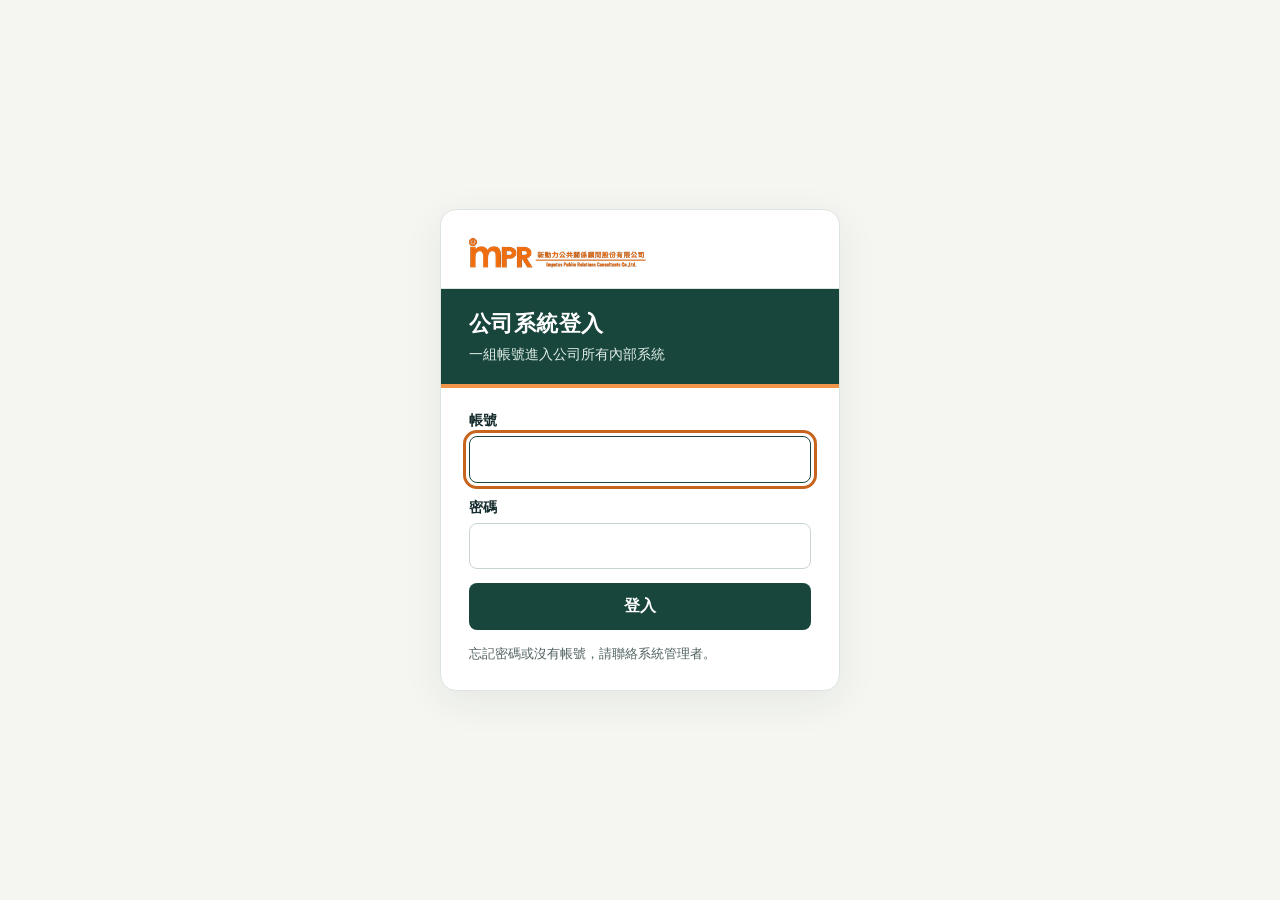
<file: admin/index.html>
<!doctype html>
<html lang="zh-Hant">
<head>
<meta charset="utf-8">
<meta name="viewport" content="width=device-width, initial-scale=1">
<meta name="robots" content="noindex">
<title>帳號管理｜imPR 新動力公關</title>
<!-- 這頁可以設定密碼與權限：只允許本站程式、只連線到帳號中心，與登入頁相同。 -->
<meta http-equiv="Content-Security-Policy" content="default-src 'none'; script-src 'self' 'unsafe-inline'; style-src 'unsafe-inline'; img-src 'self'; connect-src https://script.google.com https://script.googleusercontent.com; form-action 'none'; base-uri 'none'">
<style>
  :root {
    color-scheme: light;
    --ink:#152b2d; --muted:#506260; --line:#dce4df; --paper:#f5f6f2; --white:#fff;
    --accent:#f2954a; --green:#18463d; --danger:#a12f21; --soft:#edf5f0;
    font-family:"Noto Sans TC","PingFang TC","Microsoft JhengHei",system-ui,sans-serif;
  }
  * { box-sizing:border-box }
  body { margin:0; background:var(--paper); color:var(--ink); line-height:1.55 }
  a { color:inherit; text-decoration:none }
  button,input,select { font:inherit }
  button { cursor:pointer }
  :focus-visible { outline:3px solid #c7651f; outline-offset:3px }
  [hidden] { display:none !important }
  .wrap { width:min(1120px,calc(100% - 64px)); margin-inline:auto }
  .top { background:#fff; border-bottom:1px solid var(--line) }
  .top .wrap { min-height:72px; display:flex; align-items:center; justify-content:space-between; gap:18px }
  .logo { width:185px; height:auto; display:block }
  .top-links { display:flex; align-items:center; gap:16px }
  .top-links a,.top-links button { color:var(--green); font-weight:700; font-size:.85rem; border:0; background:none; padding:8px 0; white-space:nowrap }
  .top-links a:hover,.top-links button:hover { text-decoration:underline }
  .viewer { font-size:.85rem; font-weight:700; white-space:nowrap }
  .hero { margin-top:24px; border-radius:16px; padding:22px 26px; background:var(--green); color:#fff; border-bottom:4px solid var(--accent); display:flex; justify-content:space-between; align-items:flex-end; gap:16px; flex-wrap:wrap }
  h1 { margin:0; font-size:1.7rem; font-weight:850; letter-spacing:.02em }
  .hero p { margin:4px 0 0; color:#e0ece6; font-size:.88rem }
  .btn { border:1px solid #c7ded4; color:#1b473c; background:var(--soft); border-radius:8px; padding:8px 14px; font-weight:750; font-size:.88rem }
  .btn:hover { background:#dfede5 }
  .btn.primary { border-color:var(--green); background:var(--green); color:#fff }
  .btn.primary:hover { background:#10352e }
  .btn.light { background:#fff; border-color:#fff; color:var(--green) }
  .btn:disabled { opacity:.6; cursor:progress }
  .toolbar { display:flex; gap:10px; align-items:center; flex-wrap:wrap; margin:18px 0 12px }
  .toolbar input { flex:1; min-width:200px; border:1px solid var(--line); background:#fff; border-radius:8px; padding:9px 12px }
  .seg { display:flex; gap:4px }
  .seg button { border:1px solid transparent; background:transparent; color:#435653; border-radius:999px; padding:6px 13px; font-size:.86rem; font-weight:700 }
  .seg button[aria-pressed="true"] { color:#fff; background:var(--green) }
  .count { color:var(--muted); font-size:.83rem; margin-left:auto }
  .table { background:#fff; border:1px solid var(--line); border-radius:12px; overflow:hidden; margin-bottom:28px }
  table { width:100%; border-collapse:collapse; font-size:.88rem }
  th { text-align:left; font-size:.76rem; color:var(--muted); font-weight:700; letter-spacing:.03em; padding:10px 14px; background:#f8f9f6; border-bottom:1px solid var(--line) }
  td { padding:11px 14px; border-bottom:1px solid #edf1ee; vertical-align:top }
  tbody tr:last-child td { border-bottom:0 }
  tbody tr { cursor:pointer }
  tbody tr:hover { background:#f8faf8 }
  tbody tr.off { color:#8a9a96 }
  .acc b { display:block; font-weight:750 }
  .acc small { display:block; color:var(--muted); font-size:.78rem; word-break:break-all }
  .chips { display:flex; flex-wrap:wrap; gap:4px }
  .chip { border-radius:999px; padding:0 8px; font-size:.74rem; background:var(--soft); color:var(--green); white-space:nowrap }
  .chip.admin { background:#fff0df; color:#7c3e15; font-weight:700 }
  .chip.none { background:transparent; color:#8a9a96; padding:0 }
  .chip.dispatch { background:#e8eef9; color:#2a4a86; font-weight:700 }
  .state { font-size:.76rem; font-weight:700; white-space:nowrap }
  .state.on { color:var(--green) }
  .state.off { color:#8a9a96 }
  .empty { padding:28px; text-align:center; color:var(--muted) }
  .notice { margin:40px auto; max-width:440px; text-align:center; background:#fff; border:1px solid var(--line); border-radius:14px; padding:28px }
  .notice p { margin:0 0 14px; color:var(--muted) }
  dialog { width:min(620px,calc(100% - 24px)); max-height:calc(100vh - 32px); padding:0; border:1px solid var(--line); border-radius:14px; color:var(--ink); box-shadow:0 16px 72px #102e2935 }
  dialog::backdrop { background:#10282388 }
  .dlg-head { padding:18px 22px 12px; border-bottom:1px solid var(--line); display:flex; justify-content:space-between; align-items:center; gap:10px }
  .dlg-head h2 { margin:0; font-size:1.15rem }
  .dlg-body { padding:16px 22px; display:grid; gap:14px }
  .dlg-foot { padding:12px 22px 18px; display:flex; justify-content:flex-end; gap:10px; border-top:1px solid var(--line) }
  .grid2 { display:grid; grid-template-columns:1fr 1fr; gap:12px }
  label { display:block; font-weight:700; font-size:.82rem; margin-bottom:4px }
  .field input,.field select { width:100%; border:1px solid #c9d4cd; background:#fff; color:var(--ink); border-radius:8px; padding:8px 10px }
  .field input[readonly] { background:#f3f5f2; color:var(--muted) }
  .hint { color:var(--muted); font-size:.76rem; margin:3px 0 0 }
  .checks { display:flex; gap:22px; flex-wrap:wrap }
  .checks label { display:flex; align-items:center; gap:7px; font-weight:700; margin:0 }
  .checks input { width:17px; height:17px; accent-color:var(--green) }
  fieldset { border:1px solid var(--line); border-radius:10px; padding:10px 14px 14px; margin:0 }
  legend { font-weight:800; font-size:.86rem; padding:0 6px }
  .roles { display:grid; grid-template-columns:1fr 1fr; gap:10px 14px }
  .pw-row { display:flex; gap:8px }
  .pw-row input { flex:1 }
  .msg { margin:0; font-size:.85rem; color:var(--danger) }
  .msg.ok { color:var(--green) }
  .msg:empty { display:none }
  .x { border:0; background:none; font-size:1.3rem; line-height:1; color:var(--muted); padding:4px 8px }
  .toast { position:fixed; left:50%; bottom:24px; transform:translateX(-50%); background:var(--green); color:#fff; padding:10px 18px; border-radius:10px; font-size:.88rem; box-shadow:0 8px 30px #0003 }
  @media(max-width:760px) {
    .wrap { width:calc(100% - 28px) }
    .top .wrap { min-height:60px }
    .logo { width:120px }
    .top-links { gap:12px }
    .top-links .portal-link { display:none }
    .hero { margin-top:14px; padding:18px }
    .hide-sm { display:none }
    td,th { padding:10px }
    .grid2,.roles { grid-template-columns:1fr }
  }
</style>
</head>
<body>
<header class="top">
  <div class="wrap">
    <a href="../portal/"><img class="logo" src="../sso/logo.png" width="300" height="60" alt="imPR 新動力公關"></a>
    <div class="top-links">
      <span class="viewer" id="viewer"></span>
      <a class="portal-link" href="../portal/">系統入口</a>
      <button type="button" id="logout">登出</button>
    </div>
  </div>
</header>

<main class="wrap">
  <section class="hero">
    <div>
      <h1>帳號管理</h1>
      <p>新增同仁、設定各系統權限、停用帳號或重設密碼。</p>
    </div>
    <button class="btn light" type="button" id="add" hidden>＋ 新增帳號</button>
  </section>

  <div id="denied" class="notice" hidden>
    <p>只有帳號管理員可以使用這一頁。需要調整帳號或權限，請聯絡系統管理者。</p>
    <a class="btn" href="../portal/">回到系統入口</a>
  </div>

  <div id="content" hidden>
    <div class="toolbar">
      <input id="query" type="search" placeholder="搜尋帳號、姓名、部門、email" aria-label="搜尋帳號">
      <div class="seg" role="group" aria-label="帳號狀態">
        <button type="button" data-filter="active" aria-pressed="true">啟用中</button>
        <button type="button" data-filter="off" aria-pressed="false">已停用</button>
        <button type="button" data-filter="all" aria-pressed="false">全部</button>
      </div>
      <span class="count" id="count" role="status"></span>
    </div>
    <div class="table">
      <table>
        <thead><tr><th>帳號／姓名</th><th class="hide-sm">部門</th><th>系統權限</th><th class="hide-sm">狀態</th></tr></thead>
        <tbody id="rows"><tr><td colspan="4" class="empty">載入中…</td></tr></tbody>
      </table>
    </div>
  </div>
</main>

<dialog id="dlg" aria-labelledby="dlg-title">
  <form id="form" novalidate>
    <div class="dlg-head">
      <h2 id="dlg-title">新增帳號</h2>
      <button class="x" type="button" data-close aria-label="關閉">×</button>
    </div>
    <div class="dlg-body">
      <div class="grid2">
        <div class="field">
          <label for="f-account">帳號</label>
          <input id="f-account" autocomplete="off" autocapitalize="none" spellcheck="false" required>
          <p class="hint" id="account-hint">2–32 個英文小寫、數字或 . _ -，建立後不能修改</p>
        </div>
        <div class="field">
          <label for="f-name">姓名</label>
          <input id="f-name" autocomplete="off" required>
        </div>
        <div class="field">
          <label for="f-email">Email</label>
          <input id="f-email" type="email" autocomplete="off">
          <p class="hint">要和各系統填的負責人 email 相同，工作台才找得到待辦</p>
        </div>
        <div class="field">
          <label for="f-dept">部門</label>
          <input id="f-dept" autocomplete="off">
        </div>
        <div class="field">
          <label for="f-manager">直屬主管</label>
          <select id="f-manager"></select>
          <p class="hint">出勤、請假、加班的審核會送給這個人</p>
        </div>
        <div class="field">
          <label for="f-type">帳號類型</label>
          <select id="f-type"><option value="正職">正職</option><option value="派遣">派遣</option></select>
          <p class="hint">派遣人員只能使用派遣人員勤務，其他系統一律不能進入</p>
        </div>
      </div>
      <div class="field">
        <label for="f-note">備註</label>
        <input id="f-note" autocomplete="off">
      </div>
      <div class="checks">
        <label><input type="checkbox" id="f-active"> 啟用（可以登入）</label>
        <label><input type="checkbox" id="f-admin"> 帳號管理員</label>
      </div>
      <fieldset>
        <legend>系統權限</legend>
        <div class="roles" id="roles"></div>
        <p class="hint">選「無權限」的系統，入口網站不會列出。</p>
      </fieldset>
      <div class="field" id="new-pw">
        <label for="f-password">初始密碼</label>
        <div class="pw-row">
          <input id="f-password" autocomplete="new-password" minlength="6">
          <button class="btn" type="button" data-generate="f-password">產生</button>
        </div>
        <p class="hint">至少 6 個字元。請私下告訴同仁，並提醒登入後到「變更密碼」改掉。</p>
      </div>
      <p class="msg" id="form-msg" role="alert"></p>
    </div>
    <div class="dlg-foot">
      <button class="btn" type="button" data-close>取消</button>
      <button class="btn primary" type="submit" id="save">儲存</button>
    </div>
  </form>
  <form id="reset-form" novalidate hidden>
    <div class="dlg-body" style="border-top:1px solid var(--line)">
      <div class="field">
        <label for="f-reset">重設密碼</label>
        <div class="pw-row">
          <input id="f-reset" autocomplete="new-password" minlength="6" placeholder="輸入或產生新密碼">
          <button class="btn" type="button" data-generate="f-reset">產生</button>
          <button class="btn primary" type="submit" id="reset-btn">重設</button>
        </div>
        <p class="hint">同仁忘記密碼或被鎖定時使用；重設後會一併解除鎖定。</p>
      </div>
      <p class="msg" id="reset-msg" role="alert"></p>
    </div>
  </form>
</dialog>

<div class="toast" id="toast" role="status" hidden></div>

<script src="../sso/sso.js"></script>
<script>
(function () {
  const viewer = ImprSSO.requireLogin();
  if (!viewer) return;
  const $ = id => document.getElementById(id);
  let accounts = [];
  let systems = [];
  let dispatchSystems = [];
  let filter = 'active';
  let editing = null;

  $('viewer').textContent = viewer.name;
  $('logout').addEventListener('click', () => ImprSSO.logout());

  function el(tag, className, text) {
    const node = document.createElement(tag);
    if (className) node.className = className;
    if (text != null) node.textContent = text;
    return node;
  }

  function toast(text) {
    const t = $('toast');
    t.textContent = text;
    t.hidden = false;
    clearTimeout(toast.timer);
    toast.timer = setTimeout(() => { t.hidden = true; }, 2600);
  }

  function handleAuthError(error) {
    if (error.code === 'TOKEN' || error.code === 'DISABLED') { ImprSSO.logout(); return true; }
    if (error.code === 'FORBIDDEN') { showDenied(); return true; }
    return false;
  }

  function showDenied() {
    $('content').hidden = true;
    $('add').hidden = true;
    $('denied').hidden = false;
  }

  async function load() {
    try {
      const data = await ImprSSO.request('admin.list');
      accounts = data.accounts;
      systems = data.systems;
      dispatchSystems = data.dispatchSystems || [];
      $('content').hidden = false;
      $('add').hidden = false;
      render();
    } catch (error) {
      if (handleAuthError(error)) return;
      $('content').hidden = false;
      $('rows').replaceChildren(rowMessage('無法載入帳號：' + error.message));
    }
  }

  function rowMessage(text) {
    const tr = el('tr');
    const td = el('td', 'empty', text);
    td.colSpan = 4;
    tr.append(td);
    return tr;
  }

  function systemName(id) {
    const s = systems.find(x => x.id === id);
    return s ? s.name : id;
  }

  function render() {
    const words = $('query').value.trim().toLowerCase().split(/\s+/).filter(Boolean);
    const list = accounts.filter(a => {
      if (filter === 'active' && !a.active) return false;
      if (filter === 'off' && a.active) return false;
      const text = [a.account, a.name, a.dept, a.email, a.note].join(' ').toLowerCase();
      return words.every(w => text.includes(w));
    });
    $('count').textContent = list.length + ' 個帳號';
    if (!list.length) {
      $('rows').replaceChildren(rowMessage(accounts.length ? '沒有符合的帳號' : '還沒有帳號，按「新增帳號」建立第一個'));
      return;
    }
    $('rows').replaceChildren(...list.map(a => {
      const tr = el('tr', a.active ? '' : 'off');
      tr.tabIndex = 0;
      const acc = el('td', 'acc');
      const boss = a.manager && accounts.find(x => x.account === a.manager);
      acc.append(el('b', null, a.name), el('small', null, a.account + (a.email ? '・' + a.email : '') + (boss ? '・主管 ' + boss.name : '')));
      const chips = el('div', 'chips');
      if (a.type === '派遣') chips.append(el('span', 'chip dispatch', '派遣'));
      if (a.admin) chips.append(el('span', 'chip admin', '帳號管理員'));
      Object.keys(a.roles).forEach(id => chips.append(el('span', 'chip', systemName(id) + '：' + a.roles[id])));
      if (!a.admin && !Object.keys(a.roles).length) chips.append(el('span', 'chip none', '沒有系統權限'));
      const rolesTd = el('td');
      rolesTd.append(chips);
      const stateTd = el('td', 'hide-sm');
      stateTd.append(el('span', 'state ' + (a.active ? 'on' : 'off'), a.active ? '啟用' : '已停用'));
      tr.append(acc, el('td', 'hide-sm', a.dept || '—'), rolesTd, stateTd);
      tr.addEventListener('click', () => openDialog(a));
      tr.addEventListener('keydown', e => { if (e.key === 'Enter') openDialog(a); });
      return tr;
    }));
  }

  function renderRoleSelects(roles) {
    $('roles').replaceChildren(...systems.map(s => {
      const wrap = el('div', 'field');
      const label = el('label', null, s.name);
      label.htmlFor = 'role-' + s.id;
      const select = el('select');
      select.id = 'role-' + s.id;
      select.dataset.system = s.id;
      select.append(new Option('無權限', ''), ...s.roles.map(r => new Option(r, r)));
      select.value = roles[s.id] || '';
      wrap.append(label, select);
      return wrap;
    }));
  }

  function openDialog(account) {
    editing = account || null;
    const isNew = !editing;
    $('dlg-title').textContent = isNew ? '新增帳號' : '編輯帳號｜' + editing.name;
    $('f-account').value = isNew ? '' : editing.account;
    $('f-account').readOnly = !isNew;
    $('account-hint').hidden = !isNew;
    $('f-name').value = isNew ? '' : editing.name;
    $('f-email').value = isNew ? '' : editing.email;
    $('f-dept').value = isNew ? '' : editing.dept;
    $('f-note').value = isNew ? '' : editing.note;
    $('f-active').checked = isNew ? true : editing.active;
    $('f-admin').checked = isNew ? false : editing.admin;
    $('f-type').value = isNew ? '正職' : (editing.type || '正職');
    // 主管選單只列啟用中的其他帳號；原本的主管若已停用也保留，免得儲存時被默默清掉
    const managerOptions = accounts.filter(a => a.account !== (editing && editing.account) && (a.active || (editing && a.account === editing.manager)));
    $('f-manager').replaceChildren(new Option('（無）', ''), ...managerOptions.map(a => new Option(a.name + '（' + a.account + '）' + (a.active ? '' : '・已停用'), a.account)));
    $('f-manager').value = isNew ? '' : (editing.manager || '');
    // 自己的啟用與管理權限不能在這裡拿掉，帳號中心也會擋；先在畫面上鎖住，免得按了才被拒絕。
    const self = !isNew && editing.account === viewer.account;
    $('f-active').disabled = self;
    $('f-admin').disabled = self;
    renderRoleSelects(isNew ? {} : editing.roles);
    $('f-type').disabled = self;
    applyType();
    $('new-pw').hidden = !isNew;
    $('f-password').value = '';
    $('reset-form').hidden = isNew;
    $('f-reset').value = '';
    $('form-msg').textContent = '';
    $('reset-msg').textContent = '';
    $('reset-msg').classList.remove('ok');
    $('dlg').showModal();
    (isNew ? $('f-account') : $('f-name')).focus();
  }

  // 派遣帳號：其他系統的權限和帳號管理員鎖住並清空，畫面就和帳號中心的限制一致。
  function applyType() {
    const dispatch = $('f-type').value === '派遣';
    $('roles').querySelectorAll('select').forEach(sel => {
      const locked = dispatch && !dispatchSystems.includes(sel.dataset.system);
      if (locked) sel.value = '';
      sel.disabled = locked;
    });
    if (dispatch) $('f-admin').checked = false;
    $('f-admin').disabled = dispatch || (editing && editing.account === viewer.account);
  }

  function generatePassword() {
    // 去掉 0/O、1/l/I 這類容易抄錯的字元，同仁照著輸入時才不會打錯。
    const chars = 'abcdefghjkmnpqrstuvwxyzABCDEFGHJKMNPQRSTUVWXYZ23456789';
    const bytes = crypto.getRandomValues(new Uint8Array(10));
    return Array.from(bytes, b => chars[b % chars.length]).join('');
  }

  function busy(button, on) {
    if (!button.dataset.label) button.dataset.label = button.textContent;
    button.disabled = on;
    button.textContent = on ? '處理中…' : button.dataset.label;
  }

  $('form').addEventListener('submit', async (event) => {
    event.preventDefault();
    const isNew = !editing;
    const roles = {};
    $('roles').querySelectorAll('select').forEach(s => { roles[s.dataset.system] = s.value; });
    const account = {
      account: $('f-account').value.trim(),
      name: $('f-name').value.trim(),
      email: $('f-email').value.trim(),
      dept: $('f-dept').value.trim(),
      type: $('f-type').value,
      manager: $('f-manager').value,
      note: $('f-note').value.trim(),
      active: $('f-active').checked,
      admin: $('f-admin').checked,
      roles,
    };
    if (!account.account || !account.name) { $('form-msg').textContent = '請填帳號與姓名'; return; }
    if (isNew && $('f-password').value.length < 6) { $('form-msg').textContent = '初始密碼至少 6 個字元'; return; }
    $('form-msg').textContent = '';
    busy($('save'), true);
    try {
      const saved = await ImprSSO.request('admin.save', { account, isNew, password: isNew ? $('f-password').value : undefined });
      const i = accounts.findIndex(a => a.account === saved.account);
      if (i === -1) accounts.push(saved); else accounts[i] = saved;
      $('dlg').close();
      render();
      toast((isNew ? '已新增 ' : '已更新 ') + saved.name);
    } catch (error) {
      if (!handleAuthError(error)) $('form-msg').textContent = error.message;
    } finally {
      busy($('save'), false);
    }
  });

  $('reset-form').addEventListener('submit', async (event) => {
    event.preventDefault();
    const msg = $('reset-msg');
    msg.classList.remove('ok');
    const password = $('f-reset').value;
    if (password.length < 6) { msg.textContent = '新密碼至少 6 個字元'; return; }
    busy($('reset-btn'), true);
    try {
      await ImprSSO.request('admin.resetPassword', { account: editing.account, password });
      msg.classList.add('ok');
      msg.textContent = '已重設。請私下把新密碼告訴 ' + editing.name + '，並提醒登入後改掉。';
    } catch (error) {
      if (!handleAuthError(error)) msg.textContent = error.message;
    } finally {
      busy($('reset-btn'), false);
    }
  });

  document.querySelectorAll('[data-generate]').forEach(b => b.addEventListener('click', () => {
    $(b.dataset.generate).value = generatePassword();
  }));
  document.querySelectorAll('[data-close]').forEach(b => b.addEventListener('click', () => $('dlg').close()));
  $('add').addEventListener('click', () => openDialog(null));
  $('f-type').addEventListener('change', applyType);
  $('query').addEventListener('input', render);
  document.querySelectorAll('[data-filter]').forEach(b => b.addEventListener('click', () => {
    filter = b.dataset.filter;
    document.querySelectorAll('[data-filter]').forEach(x => x.setAttribute('aria-pressed', String(x === b)));
    render();
  }));

  if (!viewer.admin) showDenied();
  else load();
})();
</script>
</body>
</html>
</file>
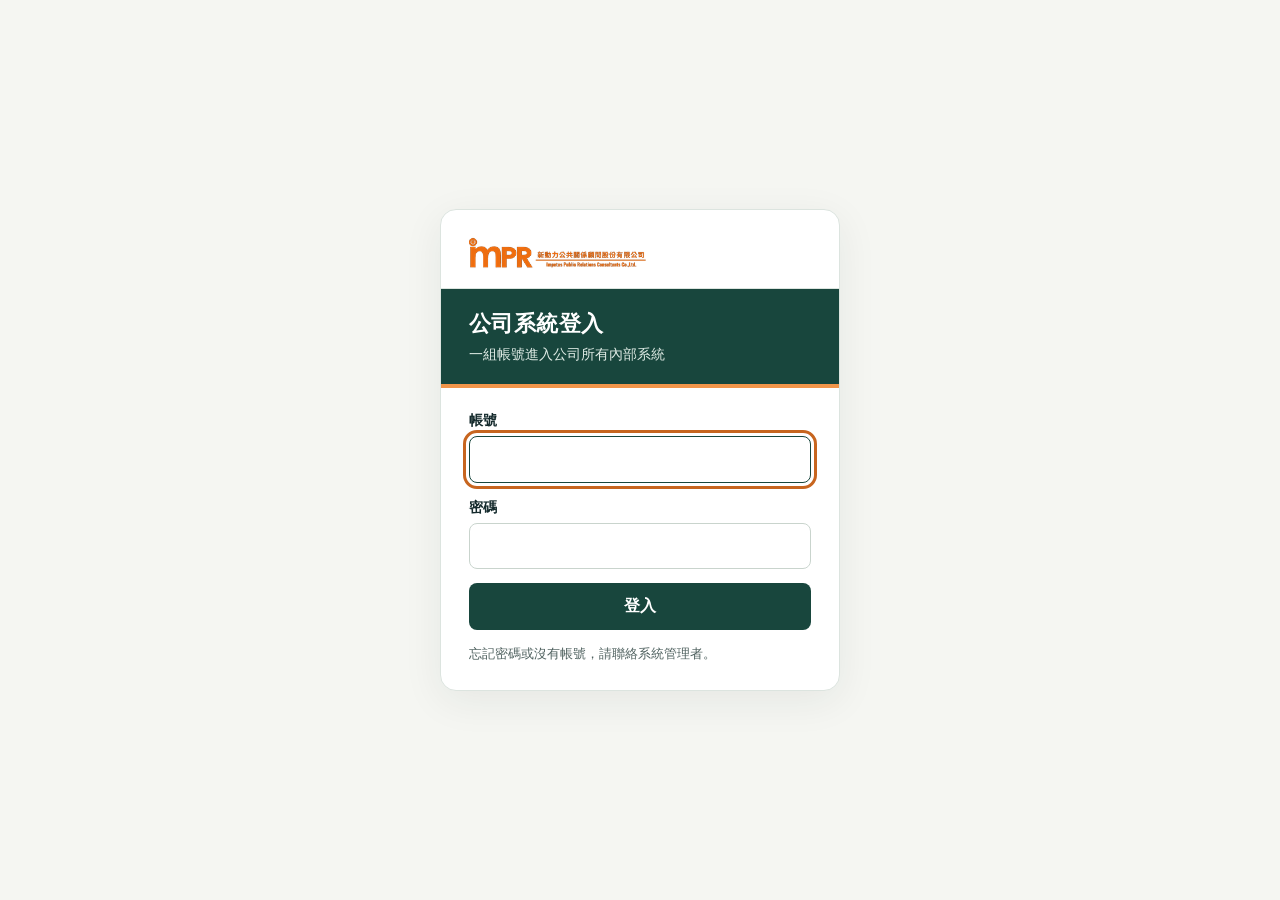
<file: login/index.html>
<!doctype html>
<html lang="zh-Hant">
<head>
<meta charset="utf-8">
<meta name="viewport" content="width=device-width, initial-scale=1">
<meta name="robots" content="noindex">
<!-- 這頁會輸入密碼：只允許本站的程式，連線只能到帳號中心，降低被插入惡意程式偷密碼的風險。 -->
<meta http-equiv="Content-Security-Policy" content="default-src 'none'; script-src 'self' 'unsafe-inline'; style-src 'unsafe-inline'; img-src 'self'; connect-src https://script.google.com https://script.googleusercontent.com; form-action 'none'; base-uri 'none'">
<title>登入｜imPR 新動力公關</title>
<style>
  :root {
    color-scheme: light;
    --ink:#152b2d;
    --muted:#506260;
    --line:#dce4df;
    --paper:#f5f6f2;
    --accent:#f2954a;
    --green:#18463d;
    --danger:#a12f21;
    font-family:"Noto Sans TC","PingFang TC","Microsoft JhengHei",system-ui,sans-serif;
  }
  * { box-sizing:border-box }
  body { margin:0; min-height:100vh; display:grid; place-items:center; background:var(--paper); color:var(--ink); line-height:1.55; padding:24px 16px }
  button,input { font:inherit }
  :focus-visible { outline:3px solid #c7651f; outline-offset:3px }
  .panel { width:min(400px,100%); background:#fff; border:1px solid var(--line); border-radius:16px; box-shadow:0 10px 40px #17312712; overflow:hidden }
  .head { padding:24px 28px 18px; border-bottom:1px solid var(--line) }
  .head img { width:180px; height:auto; display:block }
  .band { background:var(--green); color:#fff; padding:18px 28px; border-bottom:4px solid var(--accent) }
  .band h1 { margin:0; font-size:1.35rem; font-weight:850; letter-spacing:.02em }
  .band p { margin:4px 0 0; color:#e0ece6; font-size:.86rem }
  form { padding:22px 28px 26px; display:grid; gap:14px }
  label { display:block; font-weight:700; font-size:.85rem; margin-bottom:5px }
  input { width:100%; border:1px solid #c9d4cd; background:#fff; color:var(--ink); border-radius:8px; padding:10px 12px }
  input:focus { border-color:var(--green) }
  .primary { border:0; border-radius:8px; padding:11px 14px; background:var(--green); color:#fff; font-weight:750; cursor:pointer }
  .primary:hover { background:#10352e }
  .primary:disabled { opacity:.6; cursor:progress }
  .link { border:0; background:none; color:var(--green); font-weight:700; cursor:pointer; padding:0; text-decoration:underline; font-size:.86rem }
  .msg { margin:0; font-size:.86rem; color:var(--danger) }
  .msg.ok { color:var(--green) }
  .msg:empty { display:none }
  .note { margin:0; color:var(--muted); font-size:.8rem }
  .who { margin:0; font-size:.92rem }
  .row { display:flex; justify-content:space-between; align-items:center; gap:12px; flex-wrap:wrap }
  [hidden] { display:none !important }
</style>
</head>
<body>
<main class="panel">
  <div class="head"><img src="../sso/logo.png" width="300" height="60" alt="imPR 新動力公共關係顧問股份有限公司"></div>
  <div class="band">
    <h1 id="title">公司系統登入</h1>
    <p id="subtitle">一組帳號進入公司所有內部系統</p>
  </div>

  <form id="login-form" novalidate>
    <div>
      <label for="account">帳號</label>
      <input id="account" name="account" autocomplete="username" autocapitalize="none" spellcheck="false" required>
    </div>
    <div>
      <label for="password">密碼</label>
      <input id="password" name="password" type="password" autocomplete="current-password" required>
    </div>
    <p class="msg" id="login-msg" role="alert"></p>
    <button class="primary" type="submit">登入</button>
    <p class="note">忘記密碼或沒有帳號，請聯絡系統管理者。</p>
  </form>

  <form id="password-form" novalidate hidden>
    <p class="who" id="who"></p>
    <div>
      <label for="old-password">目前密碼</label>
      <input id="old-password" type="password" autocomplete="current-password" required>
    </div>
    <div>
      <label for="new-password">新密碼（至少 6 個字元）</label>
      <input id="new-password" type="password" autocomplete="new-password" minlength="6" required>
    </div>
    <div>
      <label for="new-password2">再次輸入新密碼</label>
      <input id="new-password2" type="password" autocomplete="new-password" minlength="6" required>
    </div>
    <p class="msg" id="password-msg" role="alert"></p>
    <button class="primary" type="submit">變更密碼</button>
    <div class="row">
      <a class="link" id="back-link" href="../portal/">回到系統入口</a>
      <button class="link" type="button" id="logout">登出</button>
    </div>
  </form>
</main>

<script src="../sso/sso.js"></script>
<script>
(function () {
  const params = new URLSearchParams(location.search);
  const next = ImprSSO.safeNext(params.get('next') || ImprSSO.PORTAL_URL);
  const loginForm = document.getElementById('login-form');
  const passwordForm = document.getElementById('password-form');
  const $ = id => document.getElementById(id);

  // 帳號中心冷啟動可能要幾秒，按鈕要有回饋，否則同事會重複點擊。
  function busy(form, on) {
    const button = form.querySelector('.primary');
    if (!button.dataset.label) button.dataset.label = button.textContent;
    button.disabled = on;
    button.textContent = on ? '處理中…' : button.dataset.label;
  }

  function showPasswordForm(user) {
    $('title').textContent = '變更密碼';
    $('subtitle').textContent = '新密碼會套用到所有公司系統';
    $('who').textContent = '目前登入：' + user.name + '（' + user.account + '）';
    loginForm.hidden = true;
    passwordForm.hidden = false;
    $('old-password').focus();
  }

  const user = ImprSSO.getUser();
  if (params.get('mode') === 'password') {
    if (user) showPasswordForm(user);
    else location.replace(ImprSSO.LOGIN_URL + '?next=' + encodeURIComponent(location.href));
  } else if (user) {
    location.replace(next);
    return;
  } else {
    $('account').focus();
  }

  loginForm.addEventListener('submit', async (event) => {
    event.preventDefault();
    const account = $('account').value.trim();
    const password = $('password').value;
    if (!account || !password) {
      $('login-msg').textContent = '請輸入帳號與密碼';
      return;
    }
    $('login-msg').textContent = '';
    busy(loginForm, true);
    try {
      await ImprSSO.login(account, password);
      location.replace(next);
    } catch (e) {
      $('login-msg').textContent = e.message;
      $('password').value = '';
      $('password').focus();
      busy(loginForm, false);
    }
  });

  passwordForm.addEventListener('submit', async (event) => {
    event.preventDefault();
    const msg = $('password-msg');
    msg.classList.remove('ok');
    const oldPassword = $('old-password').value;
    const newPassword = $('new-password').value;
    if (newPassword.length < 6) { msg.textContent = '新密碼至少 6 個字元'; return; }
    if (newPassword !== $('new-password2').value) { msg.textContent = '兩次輸入的新密碼不一致'; return; }
    msg.textContent = '';
    busy(passwordForm, true);
    try {
      await ImprSSO.changePassword(oldPassword, newPassword);
      passwordForm.querySelectorAll('input').forEach(i => { i.value = ''; });
      msg.classList.add('ok');
      msg.textContent = '密碼已變更，下次登入請使用新密碼';
    } catch (e) {
      msg.textContent = e.message;
    } finally {
      busy(passwordForm, false);
    }
  });

  $('logout').addEventListener('click', () => ImprSSO.logout());
})();
</script>
</body>
</html>
</file>
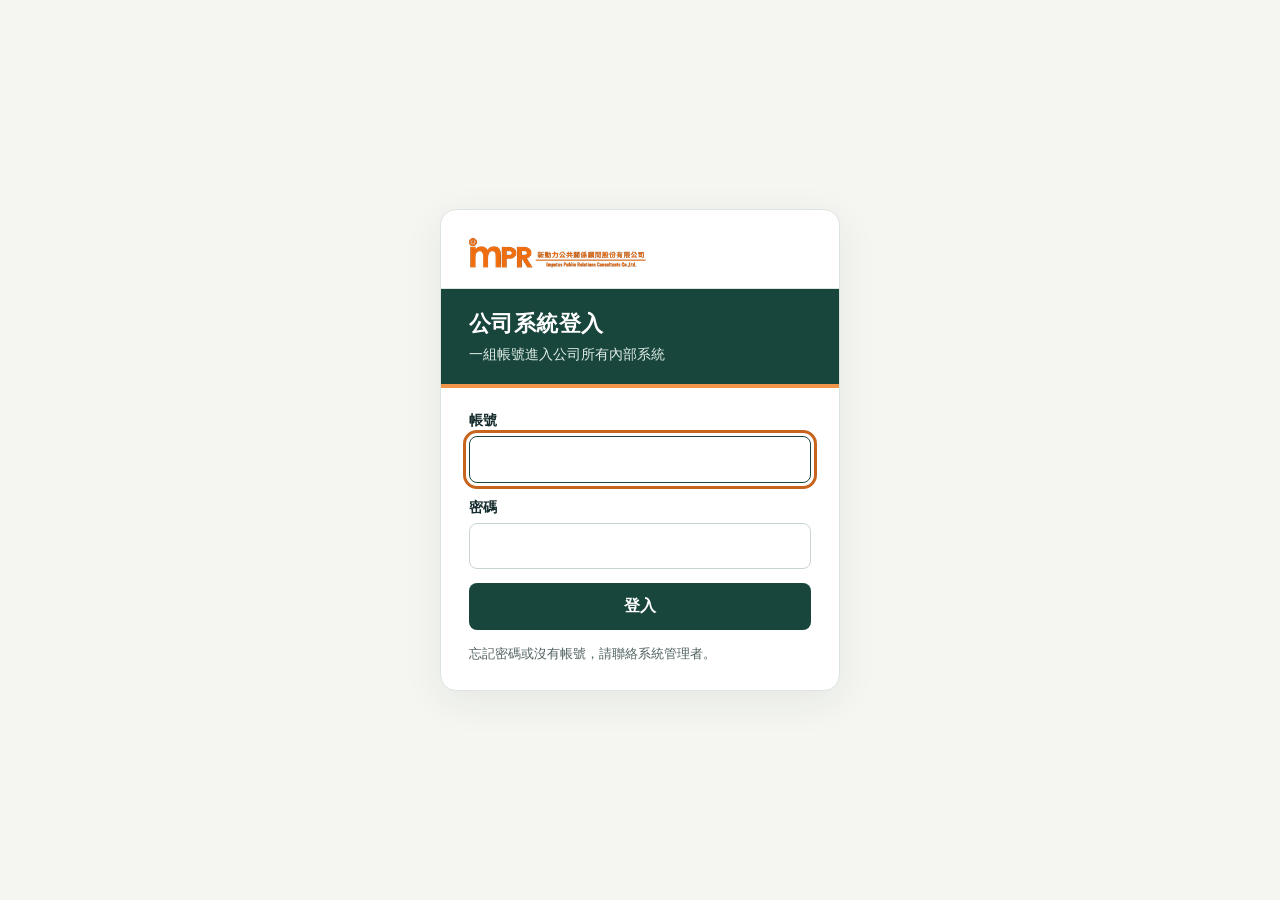
<file: portal/index.html>
<!doctype html>
<html lang="zh-Hant">
<head>
<meta charset="utf-8">
<meta name="viewport" content="width=device-width, initial-scale=1">
<meta name="description" content="新動力公關的公司系統入口，集中查找活動、出勤、客戶與公司資源。">
<title>公司系統入口｜imPR 新動力公關</title>
<style>
  :root {
    color-scheme: light;
    --ink:#152b2d;
    --muted:#506260;
    --line:#dce4df;
    --paper:#f5f6f2;
    --white:#fff;
    --accent:#f2954a;
    --green:#18463d;
    font-family:"Noto Sans TC","PingFang TC","Microsoft JhengHei",system-ui,sans-serif;
  }
  * { box-sizing:border-box }
  body { margin:0; background:var(--paper); color:var(--ink); line-height:1.55 }
  a { color:inherit; text-decoration:none }
  button,input { font:inherit }
  button { cursor:pointer }
  :focus-visible { outline:3px solid #c7651f; outline-offset:4px }
  .wrap { width:min(1120px,calc(100% - 64px)); margin-inline:auto }
  .top { background:#fff; border-bottom:1px solid var(--line) }
  .top .wrap { min-height:72px; display:flex; align-items:center; justify-content:space-between; gap:18px }
  .logo { width:185px; height:auto; display:block }
  .admin { color:var(--green); font-weight:700; font-size:.85rem; padding:8px 0; white-space:nowrap }
  .hero { margin-top:30px; border-radius:19px; padding:30px 32px; background:var(--green); color:#fff; display:grid; grid-template-columns:1fr minmax(280px,370px); gap:30px; align-items:end; border-bottom:4px solid var(--accent) }
  h1,h2,p { margin:0 }
  h1 { font-size:clamp(1.85rem,4vw,2.8rem); line-height:1.15; letter-spacing:.025em; font-weight:850 }
  .hero p { margin-top:10px; color:#e0ece6; font-size:.92rem }
  .search label { display:block; margin-bottom:6px; color:#edf5f0; font-size:.83rem; font-weight:650 }
  .search input,.field input { width:100%; border:1px solid var(--line); background:#fff; color:var(--ink); border-radius:8px; padding:10px 12px }
  .filterbar { display:flex; justify-content:space-between; flex-wrap:wrap; gap:12px; align-items:center; margin:23px 0 15px }
  .filters { display:flex; flex-wrap:wrap; gap:6px }
  .filters button { border:1px solid transparent; background:transparent; color:#435653; border-radius:999px; padding:6px 13px; font-size:.86rem; font-weight:700 }
  .filters button:hover { background:#e7ece7 }
  .filters button[aria-pressed="true"] { color:#fff; background:var(--green) }
  #result-count { color:var(--muted); font-size:.83rem }
  .grid { display:grid; grid-template-columns:repeat(3,minmax(0,1fr)); gap:12px; padding-bottom:22px }
  .card { display:flex; flex-direction:column; min-width:0; padding:17px; border:1px solid var(--line); border-radius:12px; background:var(--white); box-shadow:0 2px 3px #17312706 }
  .card h2 { font-size:1.08rem; font-weight:800; letter-spacing:.01em }
  .card p { color:var(--muted); font-size:.86rem; margin:6px 0 13px }
  .card-top { display:flex; align-items:center; justify-content:space-between; gap:8px; margin-bottom:7px }
  .category { color:var(--green); font-size:.75rem; font-weight:750; letter-spacing:.035em }
  .state { border-radius:4px; padding:1px 6px; color:#7c3e15; background:#fff0df; font-size:.72rem; white-space:nowrap }
  .actions { display:flex; flex-wrap:wrap; align-items:center; gap:8px 13px; margin-top:auto }
  .action,.secondary { border-radius:6px; padding:6px 10px; font-size:.82rem; font-weight:730; white-space:nowrap; line-height:1.4 }
  .action { border:1px solid #c7ded4; color:#1b473c; background:#edf5f0 }
  .action:hover { background:#dfede5 }
  .secondary { color:#52635f; border:0; padding-inline:1px; background:transparent }
  .secondary:hover,.admin:hover { text-decoration:underline }
  .top-links { display:flex; align-items:center; gap:16px; flex-wrap:wrap; justify-content:flex-end }
  .viewer { color:var(--ink); font-size:.85rem; font-weight:700; white-space:nowrap }
  .top-links button.admin { border:0; background:none; cursor:pointer }
  .empty { grid-column:1/-1; padding:32px 20px; border:1px dashed #b5c6bd; border-radius:12px; color:var(--muted); text-align:center }
  .workbench { margin-top:18px }
  .wb-head { display:flex; align-items:baseline; justify-content:space-between; gap:12px; margin-bottom:10px }
  .wb-head h2 { font-size:1.15rem; font-weight:800 }
  .wb-head span { color:var(--muted); font-size:.82rem }
  .wb-grid { display:grid; grid-template-columns:1.3fr 1fr 1fr; gap:12px }
  .wb-panel { min-width:0; border:1px solid var(--line); border-radius:12px; background:var(--white); padding:15px 16px; box-shadow:0 2px 3px #17312706 }
  .wb-panel h3 { margin:0 0 8px; font-size:.95rem; font-weight:800; display:flex; align-items:center; gap:8px }
  .wb-stats { display:flex; gap:6px; flex-wrap:wrap; margin-bottom:8px }
  .wb-stat { border-radius:999px; padding:1px 9px; font-size:.75rem; font-weight:700; background:#edf5f0; color:var(--green) }
  .wb-stat.alert { background:#fde8e4; color:#a12f21 }
  .wb-list { list-style:none; margin:0; padding:0 }
  .wb-list li { border-top:1px solid #edf1ee }
  .wb-list li:first-child { border-top:0 }
  .wb-list a { display:block; padding:8px 0; min-width:0 }
  .wb-list a:hover .wb-title { text-decoration:underline }
  .wb-title { display:block; font-weight:700; font-size:.9rem; overflow:hidden; text-overflow:ellipsis; white-space:nowrap }
  .wb-meta { display:block; color:var(--muted); font-size:.78rem; overflow:hidden; text-overflow:ellipsis; white-space:nowrap }
  .wb-meta .late { color:#a12f21; font-weight:700 }
  .wb-empty { color:var(--muted); font-size:.85rem; margin:4px 0 }
  .wb-more { display:inline-block; margin-top:6px; color:var(--green); font-size:.82rem; font-weight:700 }
  .wb-error { color:#a12f21; font-size:.86rem; margin:0 }
  footer { color:var(--muted); border-top:1px solid var(--line); padding:13px 0 22px; font-size:.82rem }
  dialog { width:min(460px,calc(100% - 28px)); padding:24px; border:1px solid var(--line); border-radius:13px; color:var(--ink); box-shadow:0 16px 72px #102e2935 }
  dialog::backdrop { background:#10282388 }
  dialog h2 { font-size:1.2rem; margin-bottom:6px }
  dialog p { font-size:.86rem; color:var(--muted); margin-bottom:16px }
  .field label { display:block; font-weight:700; font-size:.85rem; margin-bottom:5px }
  .dialog-actions { display:flex; justify-content:flex-end; gap:10px; margin-top:16px }
  #url-error { color:#a12f21; margin-top:8px; margin-bottom:0 }
  @media(max-width:850px) {
    .wrap { width:min(1120px,calc(100% - 36px)) }
    .grid { grid-template-columns:repeat(2,minmax(0,1fr)) }
    .wb-grid { grid-template-columns:1fr 1fr }
    .wb-grid .wb-panel:first-child { grid-column:1/-1 }
    .hero { padding:25px; grid-template-columns:1fr minmax(230px,300px); gap:18px }
  }
  @media(max-width:560px) {
    .wrap { width:calc(100% - 28px) }
    .top .wrap { min-height:60px }
    .logo { width:120px }
    /* 手機寬度放不下四個連結，舊入口最少用到，先收起來。 */
    /* 手機寬度一列放不下 logo 和所有連結：連結移到第二列；舊入口最少用到，先收起來。 */
    .top .wrap { flex-wrap:wrap; padding:8px 0 4px; row-gap:0 }
    .top-links { width:100%; justify-content:flex-start; gap:14px; flex-wrap:nowrap }
    .top-links a[target] { display:none }
    .viewer { margin-right:auto; max-width:7em; overflow:hidden; text-overflow:ellipsis }
    .hero { margin-top:16px; padding:20px; grid-template-columns:1fr; gap:15px }
    .filterbar { margin-top:15px; gap:6px }
    .filters button { padding:5px 9px }
    .grid { grid-template-columns:1fr; gap:8px }
    .wb-grid { grid-template-columns:1fr; gap:8px }
    .card { padding:13px }
  }
  @media print {
    .wrap { width:100% }
    body,.card,.hero { background:#fff; color:#000 }
    .hero { padding:12px 0; margin:0; border:0 }
    .hero p { color:#333 }
    .search,.filters,.admin,.actions,footer { display:none }
    .grid { grid-template-columns:repeat(3,1fr); gap:6px }
    .card { break-inside:avoid; padding:10px }
  }
</style>
</head>
<body>
<header class="top">
  <div class="wrap">
    <img class="logo" width="300" height="60" src="../sso/logo.png" alt="imPR 新動力公關">
    <div class="top-links">
      <span class="viewer" id="viewer"></span>
      <a class="admin" id="admin-link" href="../admin/" hidden>帳號管理</a>
      <a class="admin" href="../login/?mode=password">變更密碼</a>
      <button class="admin" type="button" id="logout">登出</button>
      <a class="admin" href="https://imprjoseph.github.io/total-system/" target="_blank" rel="noopener noreferrer">原企業入口 ↗</a>
    </div>
  </div>
</header>
<main class="wrap">
  <section class="hero" aria-labelledby="page-title">
    <div>
      <h1 id="page-title">公司系統入口</h1>
      <p>依工作查找主系統，直接開啟各項服務。</p>
    </div>
    <div class="search" role="search">
      <label for="query">搜尋系統或工作</label>
      <input id="query" type="search" placeholder="例如：報到、出勤、供應商">
    </div>
  </section>
  <section class="workbench" id="workbench" aria-labelledby="wb-title" hidden>
    <div class="wb-head"><h2 id="wb-title">我的工作台</h2><span id="wb-date"></span></div>
    <div id="wb-body" class="wb-grid"><p class="wb-empty">載入中…</p></div>
  </section>
  <div class="filterbar">
    <nav class="filters" aria-label="工作分類"></nav>
    <div id="result-count" role="status"></div>
  </div>
  <div id="systems" class="grid"></div>
  <noscript><p>請啟用 JavaScript，以顯示公司系統清單。</p></noscript>
  <footer>只列出你有權限的系統。帳號或權限問題請聯絡系統管理者。自行設定的網址只儲存在目前的瀏覽器。</footer>
</main>
<dialog id="url-dialog" aria-labelledby="dialog-title">
  <form id="url-form">
    <h2 id="dialog-title">設定系統網址</h2>
    <p>請填入公司確認的正式入口。</p>
    <div class="field">
      <label for="system-url">正式網址</label>
      <input id="system-url" type="url" placeholder="https://" autocomplete="off" required aria-describedby="url-error">
      <p id="url-error" role="alert" hidden></p>
    </div>
    <div class="dialog-actions">
      <button type="button" class="secondary" id="remove-url" hidden>清除設定</button>
      <button type="button" class="secondary" id="cancel-url">取消</button>
      <button type="submit" class="action">儲存網址</button>
    </div>
  </form>
</dialog>
<script src="../sso/sso.js"></script>
<script>
  // 入口網站本身就要登入：只有登入後才知道這個人能用哪些系統。
  const viewer = ImprSSO.requireLogin();
  const systems = [
    // 新公司系統（試用中）：專案、標案、預算毛利、請款、考勤、派遣、資材、AI 一站整合；角色看帳號中心的 office 欄。
    { id:"office", managed:true, category:"公司系統", name:"imPR 公司系統（新）", description:"專案與工作追蹤、標案、預算毛利、請款報帳、考勤、派遣、資材與 AI，一個網站全部整合。試用中，舊系統照常使用。", keywords:"新系統 公司系統 專案 標案 預算 毛利 請款 報帳 考勤 打卡 派遣 資材 AI", path:"impr-office", action:"開啟新系統" },
    // 公司正式的活動進度表（Google 試算表）；用活動與任務追蹤的角色決定誰看得到。
    { id:"progress-tracker", role:"activity-tracker", repo:false, category:"專案與活動", name:"活動進度追蹤", description:"活動總表、各活動工作進度、燈號、今日追蹤與年度人力配置。", keywords:"進度 燈號 逾期 卡關 工作進度 活動總表 今日追蹤 人力配置", url:"https://docs.google.com/spreadsheets/d/1Fckp1WwVp8WM7d3tuu-yNyXviDVBn1zr0huhHiJTAP8/edit", action:"開啟進度追蹤表" },
    { id:"activity-tracker", managed:true, category:"專案與活動", name:"活動與任務追蹤", description:"專案進度、週會紀錄、待辦追蹤及供應商檔期。", keywords:"專案 待辦 逾期 週會 會議 里程碑 供應商 檔期", url:"https://script.google.com/macros/s/AKfycbwGMLc7AFXxOEufGnTfFmbZbzLQkudfONS9dzseTQBITEcSNQ3zEXqfw4SLP0Ca2yxj9Q/exec" },
    { id:"event-mobile-checkin-pages", category:"專案與活動", name:"活動行動報到", description:"現場掃碼、名單查詢、識別證及領取登記。", keywords:"QR 簽到 午餐 伴手禮", path:"event-mobile-checkin-pages" },
    { id:"speaker-platform", managed:true, category:"專案與活動", name:"講師接待", description:"航班、住宿、簡報、公告及服務需求。", keywords:"講者 貴賓 接機", path:"speaker-platform" },
    { id:"2026ERM", category:"專案與活動", name:"會議官網與報名", description:"新活動官網與報名的共用範本。", keywords:"網站 QR 論壇", path:"2026ERM", action:"開啟論壇範本" },
    { id:"impr-attendance", managed:true, category:"人力與出勤", name:"公司同仁出勤", description:"辦公室與出差打卡、補卡、加班及主管審核。", keywords:"簽到 員工 上下班", path:"impr-attendance" },
    { id:"PT-member", managed:true, category:"人力與出勤", name:"派遣人員勤務", description:"派遣人員出勤、請假、加班及工作回報。", keywords:"工讀 人力 打卡", path:"PT-member" },
    { id:"project-pulse-impr", managed:true, category:"人力與出勤", name:"工時與週報", description:"每週投入工時、加班原因及工作卡點。", keywords:"人力 報表", path:"project-pulse-impr", review:true },
    { id:"custormers-and-suppliers", managed:true, category:"業務與資源", name:"客戶與供應商管理", description:"客戶、廠商、聯絡人及往來紀錄。", keywords:"CRM 供應商 業務", path:"custormers-and-suppliers" },
    { id:"resource", managed:true, category:"業務與資源", name:"公司資源管理", description:"物資借還、媒體記者、案例、預算與帳密大全。", keywords:"器材 資源 設備", path:"resource", review:true },
    // 資材、派遣、SOP 都在物資系統裡，role 指出用哪個系統的角色決定看不看得到，hash 直接開到那一頁。
    { id:"inventory", role:"resource", repo:"resource", category:"業務與資源", name:"資材管理", description:"資材清冊、存放位置、借出數量與管理者。", keywords:"物資 器材 設備 庫存 借用", path:"resource", hash:"inventory" },
    { id:"personnel", role:"resource", repo:"resource", category:"人力與出勤", name:"派遣人員管理", description:"派遣與工讀名冊、區域、合約期間、時薪及評價。", keywords:"派遣 工讀 人力 名冊 時薪", path:"resource", hash:"personnel" },
    { id:"sops", role:"resource", repo:"resource", category:"業務與資源", name:"SOP 標準作業", description:"各類活動與行政的標準作業程序與檔案。", keywords:"SOP 作業程序 手冊 流程", path:"resource", hash:"sops" },
    { id:"suppliers", role:"activity-tracker", repo:"total-system", category:"業務與資源", name:"供應商管理", description:"全公司唯一的供應商名單：類別、服務項目、統編、聯絡人與評價。", keywords:"供應商 廠商 統編 外包 評價", path:"total-system/suppliers" },
    { id:"tender", repo:"total-system", category:"業務與資源", name:"標案管理", description:"評估、準備、投標到開標結果，得標一鍵轉到活動總表。", keywords:"標案 投標 採購 截標 開標 押標金 得標", path:"total-system/tenders", managed:true },
    { id:"tender-alert", category:"業務與資源", name:"標案快報", description:"政府採購公告篩選及通知。", keywords:"採購 投標 商機", url:"https://github.com/imprjoseph/tender-alert/actions", action:"查看快報紀錄" },
    { id:"ckd2026-poster-registration", category:"專用系統", name:"壁報競賽", description:"參賽報名、補件、書審及評分。", keywords:"學會 競賽", path:"ckd2026-poster-registration" },
    { id:"ai-design", managed:true, repo:false, category:"專用系統", name:"AI 平面設計", description:"以 AI 產出活動主視覺、海報與社群圖文。", keywords:"設計 海報 KV 主視覺 社群 圖片 AI" },
    { id:"ESG-WEB", category:"專用系統", name:"GreenStep ESG", description:"ESG 任務、活動與獎勵管理。", keywords:"永續", path:"ESG-WEB" },
    { id:"IMPR-AI-Conference-Hub", category:"專用系統", name:"會議資訊平台", description:"雙語議程、常見問題、術語及觀眾提問。", keywords:"QA FAQ 議程", path:"IMPR-AI-Conference-Hub" }
  ];

  const DISPATCH_SYSTEMS = ["PT-member"];
  const storageKey = "impr-portal.custom-urls.v1";
  const query = document.querySelector("#query");
  const grid = document.querySelector("#systems");
  const filters = document.querySelector(".filters");
  const resultCount = document.querySelector("#result-count");
  const dialog = document.querySelector("#url-dialog");
  const form = document.querySelector("#url-form");
  const urlInput = document.querySelector("#system-url");
  const urlError = document.querySelector("#url-error");
  const removeButton = document.querySelector("#remove-url");
  let category = "全部";
  let editing = null;
  let custom = {};
  try { custom = JSON.parse(localStorage.getItem(storageKey) || "{}") || {}; } catch {}

  function httpsUrl(input) {
    const url = new URL(input);
    if (url.protocol !== "https:" || url.username || url.password) throw new Error();
    return url.href;
  }

  function link(label, href, className) {
    const anchor = document.createElement("a");
    anchor.textContent = label;
    anchor.href = href;
    anchor.className = className;
    anchor.target = "_blank";
    anchor.rel = "noopener noreferrer";
    return anchor;
  }

  function renderCard(system) {
    const card = document.createElement("article");
    card.className = "card";
    card.innerHTML = '<div class="card-top"><span class="category"></span><span class="state" hidden></span></div><h2></h2><p></p><div class="actions"></div>';
    card.querySelector(".category").textContent = system.category;
    card.querySelector("h2").textContent = system.name;
    card.querySelector("p").textContent = system.description;
    const actions = card.querySelector(".actions");
    let saved = "";
    try { if (custom[system.id]) saved = httpsUrl(custom[system.id]); } catch {}
    const url = saved || system.url || (system.path && "https://imprjoseph.github.io/" + system.path + "/" + (system.hash ? "#" + system.hash : ""));

    const status = card.querySelector(".state");
    if (!url || (system.review && !saved)) {
      status.hidden = false;
      status.textContent = url ? "待核對正式權限" : "待設定網址";
    }
    if (url) {
      actions.append(link(saved ? "開啟系統 ↗" : (system.action || "開啟系統") + " ↗", url, "action"));
    }
    if (!url || saved || system.review) {
      const settings = document.createElement("button");
      settings.type = "button";
      settings.className = url ? "secondary" : "action";
      settings.textContent = saved ? "編輯網址" : "設定網址";
      settings.setAttribute("aria-label", settings.textContent + "，" + system.name);
      settings.addEventListener("click", () => {
        editing = system;
        document.querySelector("#dialog-title").textContent = "設定網址｜" + system.name;
        urlInput.value = saved;
        removeButton.hidden = !saved;
        urlError.hidden = true;
        dialog.showModal();
      });
      actions.append(settings);
    }
    // 沒有放在 GitHub 的系統不顯示 GitHub 連結，免得點到 404。
    if (system.repo !== false) actions.append(link("GitHub", "https://github.com/imprjoseph/" + (system.repo || system.id), "secondary"));
    return card;
  }

  function render() {
    const words = query.value.normalize("NFKC").toLowerCase().trim().split(/\s+/);
    const matches = systems.filter(system => {
      // managed 的系統由帳號中心管權限，沒有角色就不列出，避免同事點進去才發現不能用。
      const roleId = system.role || system.id;
      if ((system.managed || system.role) && !(viewer && viewer.roles[roleId])) return false;
      // 派遣人員只看得到派遣系統，連對外的活動系統也不列（帳號中心另外擋住其他系統的驗證）。
      if (viewer && viewer.type === "派遣" && !DISPATCH_SYSTEMS.includes(system.id)) return false;
      const content = [system.id, system.name, system.category, system.description, system.keywords].join(" ").toLowerCase();
      return (category === "全部" || category === system.category) && words.every(word => content.includes(word));
    });
    grid.replaceChildren(...matches.map(renderCard));
    resultCount.textContent = matches.length + " 個系統";
    if (!matches.length) {
      const empty = document.createElement("p");
      empty.className = "empty";
      empty.textContent = "找不到符合的系統。可換一個關鍵字或選擇「全部」。";
      grid.append(empty);
    }
  }

  for (const label of ["全部", ...new Set(systems.map(system => system.category))]) {
    const button = document.createElement("button");
    button.type = "button";
    button.textContent = label;
    button.setAttribute("aria-pressed", String(label === category));
    button.addEventListener("click", () => {
      category = label;
      for (const filter of filters.children) filter.setAttribute("aria-pressed", String(filter === button));
      render();
    });
    filters.append(button);
  }

  function saveSettings(next) {
    try {
      localStorage.setItem(storageKey, JSON.stringify(next));
    } catch {
      urlError.textContent = "瀏覽器無法儲存網址設定。";
      urlError.hidden = false;
      return;
    }
    custom = next;
    dialog.close();
    render();
    const editedCard = [...grid.children].find(card => card.querySelector("h2")?.textContent === editing.name);
    editedCard?.querySelector(".action")?.focus();
  }

  query.addEventListener("input", render);
  document.querySelector("#cancel-url").addEventListener("click", () => dialog.close());
  removeButton.addEventListener("click", () => {
    const next = { ...custom };
    delete next[editing.id];
    saveSettings(next);
  });
  form.addEventListener("submit", event => {
    event.preventDefault();
    let url;
    try { url = httpsUrl(urlInput.value.trim()); }
    catch {
      urlError.textContent = "請填入有效的 HTTPS 網址。";
      urlError.hidden = false;
      return;
    }
    saveSettings({ ...custom, [editing.id]:url });
  });
  // 工作台資料來自活動與任務追蹤的 API 部署；只給有該系統角色的人看，因為待辦都在那裡。
  const WORKBENCH_API = "https://script.google.com/macros/s/AKfycbyAUBGqD8ekrTyhMDfV0w0TMvljijG8CDmU8OIrGImPDCACvgrjl9QXv2q_dyi4arGq/exec";
  const WORKBENCH_LIST_SIZE = 6;
  const eventOpsUrl = systems.find(system => system.id === "activity-tracker").url;
  const trackerUrl = systems.find(system => system.id === "progress-tracker").url;

  function el(tag, className, text) {
    const node = document.createElement(tag);
    if (className) node.className = className;
    if (text != null) node.textContent = text;
    return node;
  }

  function shortDate(iso) {
    return iso ? iso.slice(5).replace("-", "/") : "";
  }

  function dueLabel(due, today) {
    if (!due) return "沒有期限";
    const days = Math.round((Date.parse(due) - Date.parse(today)) / 86400000);
    if (days < 0) return "逾期 " + (-days) + " 天";
    if (days === 0) return "今天到期";
    return days + " 天後到期";
  }

  function itemList(items, renderItem, emptyText) {
    if (!items.length) return el("p", "wb-empty", emptyText);
    const list = el("ul", "wb-list");
    items.slice(0, WORKBENCH_LIST_SIZE).forEach(item => {
      const link = el("a");
      link.href = eventOpsUrl;
      link.target = "_blank";
      link.rel = "noopener noreferrer";
      renderItem(item, link);
      const li = el("li");
      li.append(link);
      list.append(li);
    });
    return list;
  }

  function panel(title, stats, body, total, moreUrl) {
    const box = el("div", "wb-panel");
    box.append(el("h3", null, title));
    if (stats.length) {
      const row = el("div", "wb-stats");
      stats.forEach(([text, alert]) => row.append(el("span", "wb-stat" + (alert ? " alert" : ""), text)));
      box.append(row);
    }
    box.append(body);
    if (total > WORKBENCH_LIST_SIZE) {
      const more = el("a", "wb-more", "查看全部 " + total + " 筆 ↗");
      more.href = moreUrl || eventOpsUrl;
      more.target = "_blank";
      more.rel = "noopener noreferrer";
      box.append(more);
    }
    return box;
  }

  function projectItem(today) {
    return (p, link) => {
      const range = shortDate(p.start_date) + (p.end_date !== p.start_date ? "–" + shortDate(p.end_date) : "");
      const left = p.actionStats.total - p.actionStats.done;
      link.append(el("span", "wb-title", p.name));
      link.append(el("span", "wb-meta", [range, p.venue, left ? "待辦剩 " + left : "待辦已清"].filter(Boolean).join("・")));
    };
  }

  function renderWorkbench(data) {
    const body = document.querySelector("#wb-body");
    document.querySelector("#wb-date").textContent = "今天 " + data.today.replace(/-/g, "/");
    const c = data.counts;
    const actionStats = [["未完成 " + c.myOpen]];
    if (c.myOverdue) actionStats.push(["逾期 " + c.myOverdue, true]);
    if (c.myDueThisWeek) actionStats.push(["本週到期 " + c.myDueThisWeek]);
    // 公司進度以「活動進度追蹤」試算表為準，放最前面；活動與任務追蹤的待辦有資料才顯示。
    const trackerStats = [["未完成 " + c.trackerOpen]];
    if (c.trackerOverdue) trackerStats.push(["逾期 " + c.trackerOverdue, true]);
    if (c.trackerDueThisWeek) trackerStats.push(["本週到期 " + c.trackerDueThisWeek]);
    const trackerTasks = data.trackerTasks || [];
    const trackerEvents = data.trackerEvents || [];
    const toTracker = link => { link.href = trackerUrl; };
    body.replaceChildren(
      panel("我的工作（活動進度追蹤）", data.trackerError ? [] : trackerStats, data.trackerError
        ? el("p", "wb-empty", "進度追蹤表暫時讀不到：" + data.trackerError)
        : itemList(trackerTasks, (t, link) => {
          toTracker(link);
          link.append(el("span", "wb-title", t.title));
          const meta = el("span", "wb-meta");
          meta.append(el("span", t.overdue ? "late" : null, t.due_date ? dueLabel(t.due_date, data.today) : "沒有截止日"),
            "・" + [t.event_name, t.status, t.next_step && "下一步：" + t.next_step].filter(Boolean).join("・"));
          link.append(meta);
        }, "追蹤表裡沒有你負責、還沒完成的工作。"), c.trackerOpen, trackerUrl),
      ...(trackerEvents.length ? [panel("我是 PM 的活動", [], itemList(trackerEvents, (e, link) => {
        toTracker(link);
        link.append(el("span", "wb-title", e.name));
        link.append(el("span", "wb-meta", [e.activity_date ? shortDate(e.activity_date) : "日期未定", e.stage, e.light,
          e.total ? "完成 " + e.done + "/" + e.total : ""].filter(Boolean).join("・")));
      }, ""), trackerEvents.length, trackerUrl)] : []),
      ...(data.myActions.length ? [panel("我的待辦", actionStats, itemList(data.myActions, (a, link) => {
        link.append(el("span", "wb-title", a.title));
        const meta = el("span", "wb-meta");
        meta.append(el("span", a.overdue ? "late" : null, dueLabel(a.due_date, data.today)), "・" + a.project_name);
        link.append(meta);
      }, ""), c.myOpen)] : []),
      ...(data.myTenders && data.myTenders.length ? [panel("標案截標", [["14 天內 " + data.myTenders.length, data.myTenders.some(t => t.overdue)]],
        itemList(data.myTenders, (t, link) => {
          link.href = "../tenders/";
          link.append(el("span", "wb-title", t.title));
          const meta = el("span", "wb-meta");
          meta.append(el("span", t.overdue ? "late" : null, t.overdue ? "已過截標" : "截標 " + dueLabel(t.deadline_date, data.today)), "・" + t.agency);
          link.append(meta);
        }, ""), data.myTenders.length)] : []),
      ...(data.myProjects.length ? [panel("我負責的專案", [], itemList(data.myProjects, projectItem(data.today), ""), data.myProjects.length)] : []),
      ...(data.eventsThisWeek.length ? [panel("本週活動", [], itemList(data.eventsThisWeek, projectItem(data.today), ""), data.eventsThisWeek.length)] : []),
    );
  }

  async function loadWorkbench() {
    if (!viewer.roles["activity-tracker"]) return;
    const section = document.querySelector("#workbench");
    section.hidden = false;
    try {
      const res = await fetch(WORKBENCH_API, { method:"POST", body:JSON.stringify({ action:"workbench.summary", token:ImprSSO.getToken() }) });
      const json = await res.json();
      if (!json.ok) {
        const authCode = json.error.details && json.error.details.authCode;
        if (authCode === "TOKEN" || authCode === "DISABLED") return ImprSSO.logout();
        throw new Error(json.error.message);
      }
      renderWorkbench(json.data);
    } catch (error) {
      document.querySelector("#wb-body").replaceChildren(el("p", "wb-error",
        "工作台暫時無法載入：" + (error instanceof SyntaxError || error instanceof TypeError ? "連線失敗，請稍後重新整理" : error.message)));
    }
  }

  if (viewer) {
    document.querySelector("#viewer").textContent = viewer.name;
    document.querySelector("#admin-link").hidden = !viewer.admin;
    // 派遣人員只有一個系統，分類按鈕只會點出空清單。
    if (viewer.type === "派遣") filters.hidden = true;
    loadWorkbench();
    document.querySelector("#logout").addEventListener("click", () => ImprSSO.logout());
    render();
    // 背景回查帳號中心：角色有變就重畫，帳號被停用就登出。
    ImprSSO.refresh().then(user => {
      document.querySelector("#admin-link").hidden = !user.admin;
      if (JSON.stringify(user.roles) !== JSON.stringify(viewer.roles) || user.type !== viewer.type) {
        viewer.roles = user.roles;
        viewer.type = user.type;
        render();
      }
    }).catch(error => {
      if (error.code === "TOKEN" || error.code === "DISABLED") ImprSSO.logout();
    });
  }
</script>
</body>
</html>
</file>
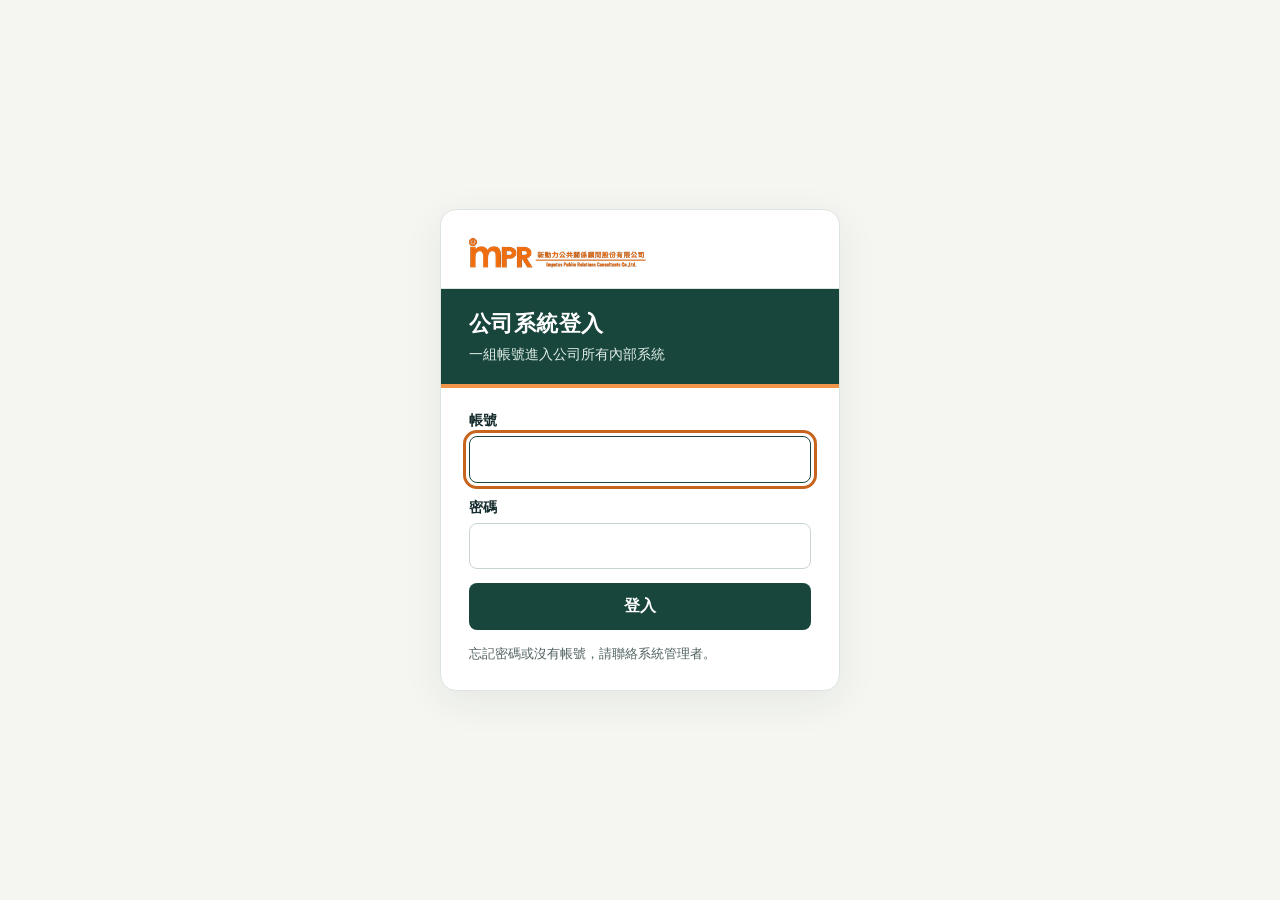
<file: suppliers/index.html>
<!doctype html>
<html lang="zh-Hant">
<head>
<meta charset="utf-8">
<meta name="viewport" content="width=device-width, initial-scale=1">
<meta name="robots" content="noindex">
<title>供應商管理｜imPR 新動力公關</title>
<meta http-equiv="Content-Security-Policy" content="default-src 'none'; script-src 'self' 'unsafe-inline'; style-src 'self' 'unsafe-inline'; img-src 'self'; connect-src https://script.google.com https://script.googleusercontent.com; form-action 'none'; base-uri 'none'">
<link rel="stylesheet" href="../sso/app.css">
</head>
<body>
<header class="top">
  <div class="wrap">
    <a href="../portal/"><img class="logo" src="../sso/logo.png" width="300" height="60" alt="imPR 新動力公關"></a>
    <div class="top-links">
      <span class="viewer" id="viewer"></span>
      <a class="portal-link" href="../portal/">系統入口</a>
      <button type="button" id="logout">登出</button>
    </div>
  </div>
</header>

<main class="wrap">
  <section class="hero">
    <div>
      <h1>供應商管理</h1>
      <p>全公司共用一份供應商名單；專案預約檔期、結案評分都用這裡的資料。</p>
    </div>
    <button class="btn light" type="button" id="add">＋ 新增供應商</button>
  </section>

  <div id="denied" class="notice" hidden>
    <p id="denied-msg"></p>
    <a class="btn" href="../portal/">回到系統入口</a>
  </div>

  <div id="content">
    <div class="toolbar">
      <input id="query" type="search" placeholder="搜尋名稱、服務項目、統編、聯絡人" aria-label="搜尋供應商">
      <select id="cat" class="btn" aria-label="類別"><option value="">全部類別</option></select>
      <span class="count" id="count" role="status"></span>
    </div>
    <div class="table">
      <table>
        <thead><tr><th>供應商</th><th>類別</th><th class="hide-sm">聯絡人</th><th class="num">評價</th></tr></thead>
        <tbody id="rows"><tr><td colspan="4" class="empty">載入中…</td></tr></tbody>
      </table>
    </div>
  </div>
</main>

<dialog id="dlg" aria-labelledby="dlg-title">
  <form id="form" method="dialog">
    <div class="dlg-head"><h2 id="dlg-title">供應商</h2><button type="button" class="x" id="close" aria-label="關閉">×</button></div>
    <div class="dlg-body">
      <div class="field"><label for="f-name">名稱 *</label><input id="f-name" name="name" required maxlength="120"></div>
      <div class="grid2">
        <div class="field"><label for="f-cat">類別</label><input id="f-cat" name="category" list="cats" placeholder="選擇或輸入"><datalist id="cats"></datalist></div>
        <div class="field"><label for="f-tax">統一編號</label><input id="f-tax" name="tax_id" inputmode="numeric" maxlength="8" pattern="\d{8}" title="8 碼數字"></div>
      </div>
      <div class="field"><label for="f-items">服務項目</label><input id="f-items" name="service_items" placeholder="例：LED 螢幕、直播導播"></div>
      <div class="grid2">
        <div class="field"><label for="f-contact">聯絡人</label><input id="f-contact" name="contact_name"></div>
        <div class="field"><label for="f-phone">電話</label><input id="f-phone" name="contact_phone" type="tel"></div>
      </div>
      <div class="field"><label for="f-email">Email</label><input id="f-email" name="contact_email" type="email"></div>
      <div class="field"><label for="f-note">備註</label><textarea id="f-note" name="note"></textarea></div>
      <p class="hint" id="rating-hint"></p>
      <p class="msg" id="dlg-msg" role="alert"></p>
    </div>
    <div class="dlg-foot"><span class="spacer"></span><button type="button" class="btn" id="cancel">取消</button><button type="submit" class="btn primary" id="save">儲存</button></div>
  </form>
</dialog>

<div class="toast" id="toast" role="status" hidden></div>

<script src="../sso/sso.js"></script>
<script src="../sso/event-api.js"></script>
<script>
  const viewer = ImprSSO.requireLogin();
  // 與活動與任務追蹤的供應商類別一致，兩邊選單才不會出現「音響」「音響工程」兩種寫法。
  const CATEGORIES = ["場地", "音響", "燈光", "舞台", "視訊／LED", "攝影／錄影", "印刷／輸出", "佈置／花藝", "餐飲", "交通", "住宿", "主持／表演", "口譯", "人力", "設計", "其他"];
  const FIELDS = ["name", "category", "service_items", "tax_id", "contact_name", "contact_phone", "contact_email", "note"];
  let suppliers = [];
  let editing = null;
  const $ = s => document.querySelector(s);

  function el(tag, cls, text) {
    const e = document.createElement(tag);
    if (cls) e.className = cls;
    if (text != null) e.textContent = text;
    return e;
  }
  function toast(text) {
    const t = $("#toast");
    t.textContent = text;
    t.hidden = false;
    clearTimeout(toast.timer);
    toast.timer = setTimeout(() => { t.hidden = true; }, 2600);
  }
  const allCategories = () => [...new Set(CATEGORIES.concat(suppliers.map(s => s.category).filter(Boolean)))];

  function render() {
    const cat = $("#cat").value;
    const words = $("#query").value.toLowerCase().trim().split(/\s+/).filter(Boolean);
    const list = suppliers.filter(s => (!cat || s.category === cat) &&
      words.every(w => [s.name, s.category, s.service_items, s.tax_id, s.contact_name, s.contact_phone, s.note].join(" ").toLowerCase().includes(w)))
      .sort((a, b) => a.name.localeCompare(b.name, "zh-Hant"));
    $("#count").textContent = list.length + " 家";
    if (!list.length) {
      const tr = el("tr");
      const td = el("td", "empty", suppliers.length ? "沒有符合的供應商。" : "還沒有供應商。");
      td.colSpan = 4;
      tr.append(td);
      $("#rows").replaceChildren(tr);
      return;
    }
    $("#rows").replaceChildren(...list.map(s => {
      const tr = el("tr");
      tr.tabIndex = 0;
      const name = el("td", "acc");
      name.append(el("b", null, s.name), el("small", null, [s.service_items, s.tax_id && "統編 " + s.tax_id].filter(Boolean).join("・")));
      const cat = el("td");
      cat.append(s.category ? el("span", "chip", s.category) : el("span", "chip none", "—"));
      const contact = el("td", "acc hide-sm");
      contact.append(el("b", null, s.contact_name || "—"), el("small", null, s.contact_phone || ""));
      const rating = el("td", "num", s.rating_count ? Number(s.avg_rating).toFixed(1) + " ★（" + s.rating_count + "）" : "—");
      tr.append(name, cat, contact, rating);
      tr.addEventListener("click", () => openDialog(s));
      tr.addEventListener("keydown", e => { if (e.key === "Enter") openDialog(s); });
      return tr;
    }));
  }

  function renderCategories() {
    const current = $("#cat").value;
    const cats = allCategories();
    $("#cat").replaceChildren(el("option", null, "全部類別"), ...cats.map(c => { const o = el("option", null, c); o.value = c; return o; }));
    $("#cat").firstChild.value = "";
    $("#cat").value = cats.includes(current) ? current : "";
    $("#cats").replaceChildren(...cats.map(c => { const o = el("option"); o.value = c; return o; }));
  }

  function openDialog(s) {
    editing = s;
    $("#dlg-title").textContent = s ? s.name : "新增供應商";
    $("#dlg-msg").textContent = "";
    FIELDS.forEach(f => { $("#form").elements[f].value = s && s[f] != null ? s[f] : ""; });
    // 評分只能由專案結案時評，這裡唯讀，避免有人手改分數。
    $("#rating-hint").textContent = s && s.rating_count
      ? "平均評價 " + Number(s.avg_rating).toFixed(1) + " 分，共 " + s.rating_count + " 次（專案結案時評分，不能手改）"
      : "評價會在專案結案時由專案負責人評分。";
    $("#dlg").showModal();
  }

  $("#form").addEventListener("submit", async e => {
    e.preventDefault();
    const button = $("#save");
    button.disabled = true;
    $("#dlg-msg").textContent = "";
    const data = {};
    FIELDS.forEach(f => {
      const v = $("#form").elements[f].value.trim();
      if (v || editing) data[f] = v || null;
    });
    // 同名供應商擋下來：名單分散成兩筆，檔期與評分就各算各的。
    const dup = suppliers.find(s => s.name.trim() === (data.name || "") && (!editing || s.id !== editing.id));
    if (dup) {
      $("#dlg-msg").textContent = "已經有同名的供應商「" + dup.name + "」，請直接修改那一筆。";
      button.disabled = false;
      return;
    }
    try {
      const saved = editing
        ? await EventApi.call("supplier.update", { id: editing.id, expectedUpdatedAt: editing.updated_at, patch: data })
        : await EventApi.call("supplier.create", { supplier: data });
      const i = suppliers.findIndex(s => s.id === saved.id);
      if (i >= 0) suppliers[i] = saved; else suppliers.push(saved);
      renderCategories();
      render();
      $("#dlg").close();
      toast(editing ? "已儲存" : "已新增供應商");
    } catch (err) {
      $("#dlg-msg").textContent = err.message;
      if (err.code === "CONFLICT_ERROR") load();
    } finally {
      button.disabled = false;
    }
  });

  async function load() {
    suppliers = await EventApi.call("supplier.list");
    renderCategories();
    render();
  }

  function deny(message) {
    $("#content").hidden = true;
    $("#add").hidden = true;
    $("#denied").hidden = false;
    $("#denied-msg").textContent = message;
  }

  if (viewer) {
    $("#viewer").textContent = viewer.name;
    $("#logout").addEventListener("click", () => ImprSSO.logout());
    $("#add").addEventListener("click", () => openDialog(null));
    $("#close").addEventListener("click", () => $("#dlg").close());
    $("#cancel").addEventListener("click", () => $("#dlg").close());
    $("#query").addEventListener("input", render);
    $("#cat").addEventListener("change", render);
    if (!viewer.roles["activity-tracker"]) {
      deny("你沒有供應商管理的使用權限（帳號中心「活動與任務追蹤」角色），請聯絡系統管理者開通。");
    } else {
      load().catch(e => {
        if (e.code === "FORBIDDEN") return deny(e.message);
        const tr = el("tr");
        const td = el("td", "empty", "載入失敗：" + e.message);
        td.colSpan = 4;
        tr.append(td);
        $("#rows").replaceChildren(tr);
      });
    }
  }
</script>
</body>
</html>
</file>
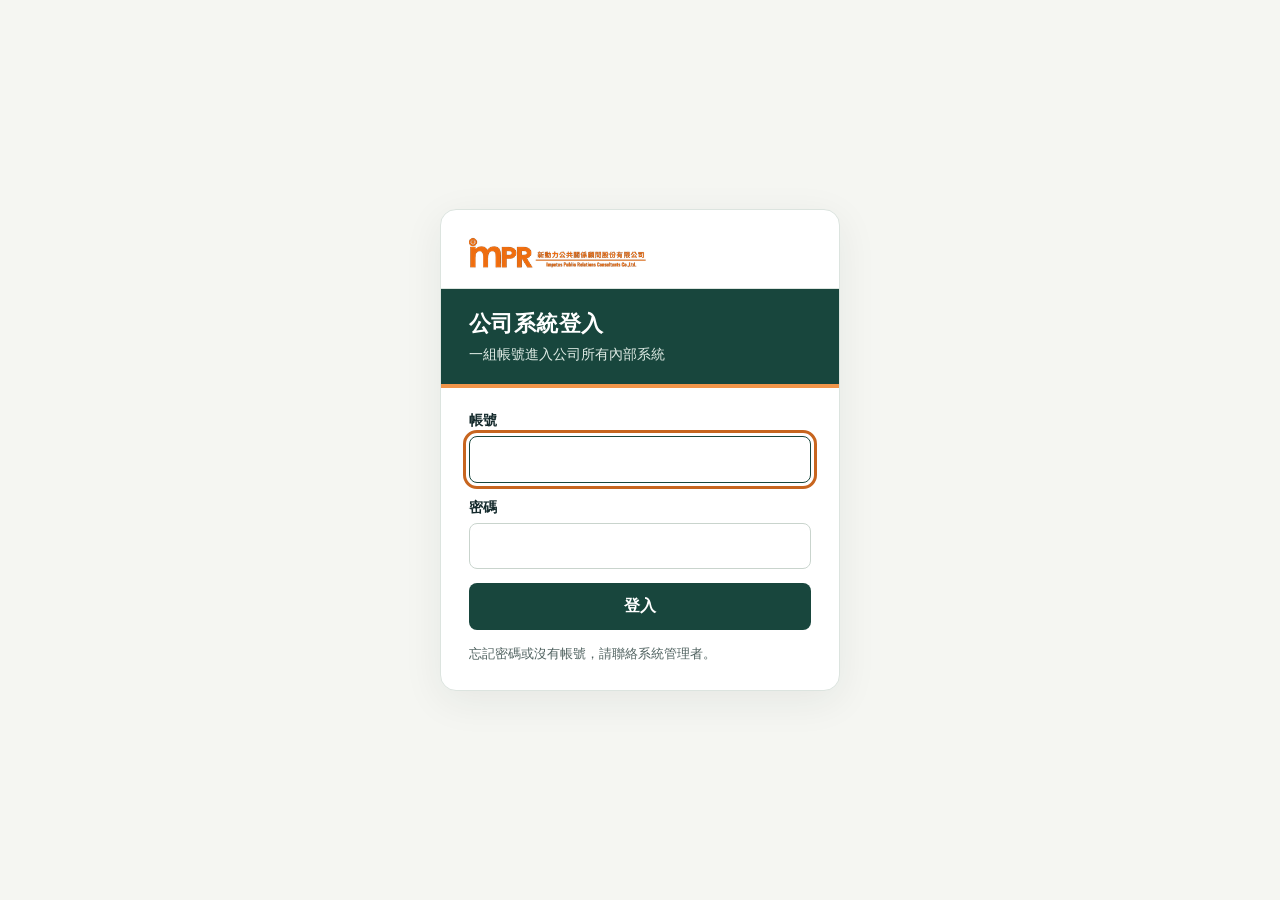
<file: tenders/index.html>
<!doctype html>
<html lang="zh-Hant">
<head>
<meta charset="utf-8">
<meta name="viewport" content="width=device-width, initial-scale=1">
<meta name="robots" content="noindex">
<title>標案管理｜imPR 新動力公關</title>
<!-- 投標金額屬營業秘密：只允許本站程式、只連線到帳號中心與 event-ops API。 -->
<meta http-equiv="Content-Security-Policy" content="default-src 'none'; script-src 'self' 'unsafe-inline'; style-src 'self' 'unsafe-inline'; img-src 'self'; connect-src https://script.google.com https://script.googleusercontent.com; form-action 'none'; base-uri 'none'">
<link rel="stylesheet" href="../sso/app.css">
</head>
<body>
<header class="top">
  <div class="wrap">
    <a href="../portal/"><img class="logo" src="../sso/logo.png" width="300" height="60" alt="imPR 新動力公關"></a>
    <div class="top-links">
      <span class="viewer" id="viewer"></span>
      <a class="portal-link" href="../portal/">系統入口</a>
      <button type="button" id="logout">登出</button>
    </div>
  </div>
</header>

<main class="wrap">
  <section class="hero">
    <div>
      <h1>標案管理</h1>
      <p>從公告評估、準備文件、投標到開標結果；得標後一鍵轉到「活動進度追蹤」的活動總表。新公告請看 <a class="linkish" style="color:#fff" href="https://github.com/imprjoseph/tender-alert/actions" target="_blank" rel="noopener noreferrer">標案快報 ↗</a></p>
    </div>
    <button class="btn light" type="button" id="add">＋ 新增標案</button>
  </section>

  <div id="denied" class="notice" hidden>
    <p id="denied-msg"></p>
    <a class="btn" href="../portal/">回到系統入口</a>
  </div>

  <div id="content">
    <div class="stats" id="stats"></div>
    <div class="toolbar">
      <input id="query" type="search" placeholder="搜尋標案名稱、機關、案號" aria-label="搜尋標案">
      <div class="seg" role="group" aria-label="標案狀態">
        <button type="button" data-filter="open" aria-pressed="true">進行中</button>
        <button type="button" data-filter="won" aria-pressed="false">得標</button>
        <button type="button" data-filter="closed" aria-pressed="false">未得標／不投</button>
        <button type="button" data-filter="all" aria-pressed="false">全部</button>
      </div>
      <span class="count" id="count" role="status"></span>
    </div>
    <div class="table">
      <table>
        <thead><tr><th>標案</th><th>截標日</th><th class="num hide-sm">預算</th><th class="hide-sm">負責人</th><th>狀態</th></tr></thead>
        <tbody id="rows"><tr><td colspan="5" class="empty">載入中…</td></tr></tbody>
      </table>
    </div>
  </div>
</main>

<dialog id="dlg" aria-labelledby="dlg-title">
  <form id="form" method="dialog">
    <div class="dlg-head"><h2 id="dlg-title">標案</h2><button type="button" class="x" id="close" aria-label="關閉">×</button></div>
    <div class="dlg-body">
      <p class="sec-title">基本資料</p>
      <div class="field"><label for="f-title">標案名稱 *</label><input id="f-title" name="title" required maxlength="200"></div>
      <div class="grid2">
        <div class="field"><label for="f-agency">招標機關 *</label><input id="f-agency" name="agency" required maxlength="100"></div>
        <div class="field"><label for="f-no">案號</label><input id="f-no" name="tender_no" maxlength="60"></div>
      </div>
      <div class="field"><label for="f-url">公告網址</label><input id="f-url" name="source_url" type="url" placeholder="https://web.pcc.gov.tw/…"></div>
      <div class="grid2">
        <div class="field"><label for="f-budget">預算金額（元）</label><input id="f-budget" name="budget_amount" type="number" min="0" step="1"></div>
        <div class="field"><label for="f-owner">負責人</label><select id="f-owner" name="owner_email"></select></div>
        <div class="field"><label for="f-announce">公告日</label><input id="f-announce" name="announce_date" type="date"></div>
        <div class="field"><label for="f-deadline">截標日</label><input id="f-deadline" name="deadline_date" type="date"></div>
        <div class="field"><label for="f-opening">開標日</label><input id="f-opening" name="opening_date" type="date"></div>
      </div>
      <div class="field"><label for="f-decision">評估意見（要不要投、為什麼）</label><textarea id="f-decision" name="decision_note"></textarea></div>

      <p class="sec-title">準備</p>
      <div class="grid2">
        <div class="field"><label for="f-bond">押標金（元）</label><input id="f-bond" name="bid_bond" type="number" min="0" step="1"></div>
      </div>
      <div class="field"><label for="f-docs">文件清單（一行一項，完成的在前面加 ✓）</label><textarea id="f-docs" name="documents" placeholder="服務建議書&#10;投標廠商聲明書&#10;✓ 押標金票據"></textarea></div>

      <p class="sec-title">投標與結果</p>
      <div class="grid2">
        <div class="field"><label for="f-bid">投標金額（元）</label><input id="f-bid" name="bid_amount" type="number" min="0" step="1"></div>
        <div class="field"><label for="f-award">決標金額（元）</label><input id="f-award" name="award_amount" type="number" min="0" step="1"></div>
      </div>
      <div class="field"><label for="f-comp">競爭廠商</label><input id="f-comp" name="competitors" placeholder="以頓號分隔"></div>
      <div class="field"><label for="f-result">結果檢討</label><textarea id="f-result" name="result_note" placeholder="得標或未得標的原因，下次投標參考"></textarea></div>
      <p class="msg" id="dlg-msg" role="alert"></p>
    </div>
    <div class="dlg-foot">
      <div id="status-actions" style="display:flex;gap:8px;flex-wrap:wrap"></div>
      <span class="spacer"></span>
      <button type="button" class="btn" id="cancel">取消</button>
      <button type="submit" class="btn primary" id="save">儲存</button>
    </div>
  </form>
</dialog>

<dialog id="convert" aria-labelledby="cv-title">
  <form id="cv-form" method="dialog">
    <div class="dlg-head"><h2 id="cv-title">轉成活動</h2><button type="button" class="x" id="cv-close" aria-label="關閉">×</button></div>
    <div class="dlg-body">
      <p class="hint" id="cv-hint"></p>
      <div class="grid2">
        <div class="field"><label for="cv-pm">PM *</label><select id="cv-pm" required></select></div>
        <div class="field"><label for="cv-date">活動日期</label><input id="cv-date" type="date"></div>
      </div>
      <p class="hint">活動日期還沒定可以先空白，之後在追蹤表補上。</p>
      <p class="msg" id="cv-msg" role="alert"></p>
    </div>
    <div class="dlg-foot"><span class="spacer"></span><button type="button" class="btn" id="cv-cancel">取消</button><button type="submit" class="btn primary" id="cv-save">新增到活動總表</button></div>
  </form>
</dialog>

<div class="toast" id="toast" role="status" hidden></div>

<script src="../sso/sso.js"></script>
<script src="../sso/event-api.js"></script>
<script>
  const viewer = ImprSSO.requireLogin();
  const STATUS = {
    evaluating: "評估中", preparing: "準備中", submitted: "已投標", won: "得標", lost: "未得標", skipped: "不投標",
  };
  // 與後端 TenderService 的 TENDER_TRANSITIONS_ 一致；這裡只決定顯示哪些按鈕，真正的檢查在後端。
  const ACTIONS = {
    evaluating: [["preparing", "決定投標，開始準備"], ["skipped", "不投標"]],
    preparing: [["submitted", "已送出投標"], ["evaluating", "退回評估"], ["skipped", "不投標"]],
    submitted: [["won", "得標"], ["lost", "未得標"]],
    skipped: [["evaluating", "重新評估"]],
    won: [], lost: [],
  };
  const FIELDS = ["title", "agency", "tender_no", "source_url", "budget_amount", "announce_date", "deadline_date",
    "opening_date", "owner_email", "decision_note", "bid_bond", "documents", "bid_amount", "award_amount", "competitors", "result_note"];
  const NUMBER_FIELDS = ["budget_amount", "bid_bond", "bid_amount", "award_amount"];
  const role = viewer && viewer.roles.tender;
  const isManager = role === "admin" || role === "manager";

  let tenders = [];
  let people = [];
  let filter = "open";
  let editing = null;
  const $ = s => document.querySelector(s);
  const today = new Date(Date.now() + 8 * 3600e3).toISOString().slice(0, 10);

  function el(tag, cls, text) {
    const e = document.createElement(tag);
    if (cls) e.className = cls;
    if (text != null) e.textContent = text;
    return e;
  }
  const money = n => n == null || n === "" ? "—" : Number(n).toLocaleString("zh-TW");
  const daysBetween = (a, b) => Math.round((Date.parse(b) - Date.parse(a)) / 86400e3);
  const isOpen = t => ["evaluating", "preparing", "submitted"].includes(t.status);
  function ownerName(email) {
    if (!email) return "—";
    const p = people.find(x => x.email && x.email.toLowerCase() === email.toLowerCase());
    return p ? p.name : email;
  }
  function toast(text) {
    const t = $("#toast");
    t.textContent = text;
    t.hidden = false;
    clearTimeout(toast.timer);
    toast.timer = setTimeout(() => { t.hidden = true; }, 2600);
  }

  function deadlineCell(t) {
    const td = el("td");
    if (!t.deadline_date) { td.textContent = "—"; return td; }
    td.append(el("span", null, t.deadline_date.replace(/-/g, "/")));
    if (t.status === "evaluating" || t.status === "preparing") {
      const d = daysBetween(today, t.deadline_date);
      td.append(el("small", d < 0 ? "late" : d <= 3 ? "soon" : null, d < 0 ? "　已過截標" : d === 0 ? "　今天截標" : "　剩 " + d + " 天"));
    }
    return td;
  }

  function renderStats() {
    const open = tenders.filter(isOpen);
    const due = tenders.filter(t => (t.status === "evaluating" || t.status === "preparing") && t.deadline_date && daysBetween(today, t.deadline_date) <= 14);
    const year = today.slice(0, 4);
    const decided = tenders.filter(t => (t.status === "won" || t.status === "lost") && (t.opening_date || t.updated_at || "").slice(0, 4) === year);
    const won = decided.filter(t => t.status === "won");
    const stats = [
      ["進行中", open.length],
      ["14 天內截標", due.length, due.some(t => t.deadline_date < today)],
      [year + " 得標", won.length + " 件"],
      [year + " 得標率", decided.length ? Math.round(won.length / decided.length * 100) + "%" : "—"],
    ];
    $("#stats").replaceChildren(...stats.map(([label, value, warn]) => {
      const box = el("div", "stat" + (warn ? " warn" : ""));
      box.append(el("b", null, String(value)), el("span", null, label));
      return box;
    }));
  }

  function render() {
    renderStats();
    const words = $("#query").value.toLowerCase().trim().split(/\s+/).filter(Boolean);
    const list = tenders.filter(t => {
      if (filter === "open" && !isOpen(t)) return false;
      if (filter === "won" && t.status !== "won") return false;
      if (filter === "closed" && !["lost", "skipped"].includes(t.status)) return false;
      const text = [t.title, t.agency, t.tender_no, ownerName(t.owner_email)].join(" ").toLowerCase();
      return words.every(w => text.includes(w));
    });
    $("#count").textContent = list.length + " 件";
    if (!list.length) {
      const td = el("td", "empty", tenders.length ? "沒有符合的標案。" : "還沒有標案，按右上角「新增標案」開始。");
      td.colSpan = 5;
      const tr = el("tr");
      tr.append(td);
      $("#rows").replaceChildren(tr);
      return;
    }
    $("#rows").replaceChildren(...list.map(t => {
      const tr = el("tr");
      tr.tabIndex = 0;
      const name = el("td", "acc");
      name.append(el("b", null, t.title), el("small", null, [t.agency, t.tender_no].filter(Boolean).join("・")));
      const state = el("td");
      state.append(el("span", "chip s-" + t.status, STATUS[t.status] || t.status));
      if (t.project_id) state.append(el("small", null, " 已轉活動 " + t.project_id));
      tr.append(name, deadlineCell(t), el("td", "num hide-sm", money(t.budget_amount)), el("td", "hide-sm", ownerName(t.owner_email)), state);
      tr.addEventListener("click", () => openDialog(t));
      tr.addEventListener("keydown", e => { if (e.key === "Enter") openDialog(t); });
      return tr;
    }));
  }

  function ownerOptions(current) {
    const select = $("#f-owner");
    const opts = people.filter(p => p.email).map(p => [p.email, p.name + "（" + p.email + "）"]);
    if (current && !opts.some(([email]) => email.toLowerCase() === current.toLowerCase())) opts.unshift([current, current]);
    if (!current) opts.unshift(["", "我（建立者）"]);
    select.replaceChildren(...opts.map(([value, label]) => { const o = el("option", null, label); o.value = value; return o; }));
    select.value = current || "";
    // 只有主管能換負責人（後端也會擋），同仁看得到但不能改。
    select.disabled = !isManager && !!current;
  }

  // 後端也會檢查；這裡只是不讓同仁對別人的標案看到一堆按了會被拒絕的按鈕。
  function canEdit(t) {
    return !t || isManager || (!!myEmail && String(t.owner_email || "").toLowerCase() === myEmail);
  }
  let myEmail = "";
  let pmOptions = [];
  let trackerUrl = "https://docs.google.com/spreadsheets/d/1Fckp1WwVp8WM7d3tuu-yNyXviDVBn1zr0huhHiJTAP8/edit";

  function openDialog(t) {
    editing = t;
    $("#dlg-title").textContent = t ? t.title : "新增標案";
    $("#dlg-msg").textContent = "";
    FIELDS.forEach(f => { const input = $("#form").elements[f]; if (input && f !== "owner_email") input.value = t && t[f] != null ? t[f] : ""; });
    ownerOptions(t && t.owner_email);
    const editable = canEdit(t);
    FIELDS.forEach(f => { const input = $("#form").elements[f]; if (input && f !== "owner_email") input.readOnly = !editable; });
    $("#save").hidden = !editable;
    const actions = $("#status-actions");
    actions.replaceChildren();
    if (t && editable) {
      (ACTIONS[t.status] || []).forEach(([status, label]) => {
        const b = el("button", "btn", label);
        b.type = "button";
        b.addEventListener("click", () => changeStatus(status, label));
        actions.append(b);
      });
      if (t.status === "won" && !t.project_id) {
        const b = el("button", "btn primary", "轉成活動");
        b.type = "button";
        b.addEventListener("click", openConvert);
        actions.append(b);
      }
    }
    if (t && t.project_id) {
      const hint = el("span", "hint", "已新增到活動總表（" + t.project_id + "），請到 ");
      const link = el("a", "linkish", "活動進度追蹤 ↗");
      link.href = trackerUrl;
      link.target = "_blank";
      link.rel = "noopener noreferrer";
      hint.append(link, " 建立工作分頁、追蹤執行。");
      actions.append(hint);
    }
    if (t && !editable) actions.append(el("span", "hint", "只有負責人或主管可以修改。"));
    $("#dlg").showModal();
  }

  function collect() {
    const data = {};
    FIELDS.forEach(f => {
      const input = $("#form").elements[f];
      let v = input.value.trim();
      if (f === "owner_email" && (input.disabled || !v)) return;
      if (NUMBER_FIELDS.includes(f)) v = v === "" ? null : Number(v);
      else if (v === "") v = null;
      data[f] = v;
    });
    if (!editing) Object.keys(data).forEach(k => { if (data[k] === null) delete data[k]; });
    return data;
  }

  function replaceTender(t) {
    const i = tenders.findIndex(x => x.id === t.id);
    if (i >= 0) tenders[i] = t; else tenders.unshift(t);
    render();
  }

  async function withBusy(button, msgEl, fn) {
    button.disabled = true;
    msgEl.textContent = "";
    try { await fn(); }
    catch (e) {
      msgEl.textContent = e.message + (e.code === "CONFLICT_ERROR" ? "（已重新載入最新資料）" : "");
      if (e.code === "CONFLICT_ERROR") { await load(); const fresh = tenders.find(x => editing && x.id === editing.id); if (fresh) editing = fresh; }
    } finally { button.disabled = false; }
  }

  $("#form").addEventListener("submit", e => {
    e.preventDefault();
    withBusy($("#save"), $("#dlg-msg"), async () => {
      const data = collect();
      const saved = editing
        ? await EventApi.call("tender.update", { id: editing.id, expectedUpdatedAt: editing.updated_at, patch: data })
        : await EventApi.call("tender.create", { tender: data });
      replaceTender(saved);
      $("#dlg").close();
      toast(editing ? "已儲存" : "已新增標案");
    });
  });

  function changeStatus(status, label) {
    const button = [...$("#status-actions").children].find(b => b.textContent === label);
    withBusy(button, $("#dlg-msg"), async () => {
      // 先存畫面上的修改，再改狀態，免得改了金額又按「得標」結果金額沒存到。
      let current = editing;
      const data = collect();
      const changed = Object.keys(data).some(k => (data[k] ?? null) !== (current[k] ?? null));
      if (changed) current = await EventApi.call("tender.update", { id: current.id, expectedUpdatedAt: current.updated_at, patch: data });
      const saved = await EventApi.call("tender.setStatus", { id: current.id, expectedUpdatedAt: current.updated_at, status });
      replaceTender(saved);
      openDialog(saved);
      toast("已改成「" + STATUS[status] + "」");
    });
  }

  function openConvert() {
    $("#cv-hint").textContent = "會在活動總表新增「" + editing.title + "」，客戶：" + editing.agency + "，執行階段為「規劃中」。";
    $("#cv-msg").textContent = "";
    // PM 選單用追蹤表「設定」的人員姓名，名字跟追蹤表一致，工作台才對得到人。
    const names = pmOptions.includes(viewer.name) || !viewer.name ? pmOptions : pmOptions.concat(viewer.name);
    $("#cv-pm").replaceChildren(el("option", null, "請選擇"), ...names.map(n => { const o = el("option", null, n); o.value = n; return o; }));
    $("#cv-pm").firstChild.value = "";
    $("#cv-pm").value = names.includes(viewer.name) ? viewer.name : "";
    $("#cv-date").value = "";
    $("#convert").showModal();
  }

  $("#cv-form").addEventListener("submit", e => {
    e.preventDefault();
    withBusy($("#cv-save"), $("#cv-msg"), async () => {
      const project = { pm_name: $("#cv-pm").value };
      if ($("#cv-date").value) project.activity_date = $("#cv-date").value;
      const r = await EventApi.call("tender.convertToProject", { id: editing.id, expectedUpdatedAt: editing.updated_at, project });
      replaceTender(r.tender);
      $("#convert").close();
      openDialog(r.tender);
      toast("已新增到活動總表：" + r.event.event_id);
    });
  });

  async function load() {
    const data = await EventApi.call("tender.list");
    tenders = data.tenders;
    myEmail = String(data.myEmail || "").toLowerCase();
    pmOptions = data.pmOptions || [];
    trackerUrl = data.trackerUrl || trackerUrl;
    render();
  }

  if (viewer) {
    $("#viewer").textContent = viewer.name;
    $("#logout").addEventListener("click", () => ImprSSO.logout());
    $("#add").addEventListener("click", () => openDialog(null));
    $("#close").addEventListener("click", () => $("#dlg").close());
    $("#cancel").addEventListener("click", () => $("#dlg").close());
    $("#cv-close").addEventListener("click", () => $("#convert").close());
    $("#cv-cancel").addEventListener("click", () => $("#convert").close());
    $("#query").addEventListener("input", render);
    document.querySelectorAll(".seg button").forEach(b => b.addEventListener("click", () => {
      filter = b.dataset.filter;
      document.querySelectorAll(".seg button").forEach(x => x.setAttribute("aria-pressed", String(x === b)));
      render();
    }));
    if (!role) {
      $("#content").hidden = true;
      $("#add").hidden = true;
      $("#denied").hidden = false;
      $("#denied-msg").textContent = "你沒有標案管理的使用權限，請聯絡系統管理者在帳號中心開通。";
    } else {
      // 人員名單用來選負責人、顯示姓名；主管拿得到 email，同仁只拿得到姓名（帳號中心的規則）。
      ImprSSO.request("directory", { system: "tender" }).then(d => {
        people = d.users || [];
        render();
      }).catch(() => {});
      load().catch(e => {
        if (e.code === "FORBIDDEN") {
          $("#content").hidden = true;
          $("#add").hidden = true;
          $("#denied").hidden = false;
          $("#denied-msg").textContent = e.message;
          return;
        }
        $("#rows").replaceChildren(Object.assign(el("tr"), { innerHTML: "" }));
        const td = el("td", "empty", "載入失敗：" + e.message);
        td.colSpan = 5;
        $("#rows").firstChild.append(td);
      });
    }
  }
</script>
</body>
</html>
</file>
<file: sso/app.css>
:root {
    color-scheme: light;
    --ink:#152b2d; --muted:#506260; --line:#dce4df; --paper:#f5f6f2; --white:#fff;
    --accent:#f2954a; --green:#18463d; --danger:#a12f21; --soft:#edf5f0;
    font-family:"Noto Sans TC","PingFang TC","Microsoft JhengHei",system-ui,sans-serif;
  }
  * { box-sizing:border-box }
  body { margin:0; background:var(--paper); color:var(--ink); line-height:1.55 }
  a { color:inherit; text-decoration:none }
  button,input,select,textarea { font:inherit }
  button { cursor:pointer }
  :focus-visible { outline:3px solid #c7651f; outline-offset:3px }
  [hidden] { display:none !important }
  .wrap { width:min(1120px,calc(100% - 64px)); margin-inline:auto }
  .top { background:#fff; border-bottom:1px solid var(--line) }
  .top .wrap { min-height:72px; display:flex; align-items:center; justify-content:space-between; gap:18px }
  .logo { width:185px; height:auto; display:block }
  .top-links { display:flex; align-items:center; gap:16px }
  .top-links a,.top-links button { color:var(--green); font-weight:700; font-size:.85rem; border:0; background:none; padding:8px 0; white-space:nowrap }
  .top-links a:hover,.top-links button:hover { text-decoration:underline }
  .viewer { font-size:.85rem; font-weight:700; white-space:nowrap }
  .hero { margin-top:24px; border-radius:16px; padding:22px 26px; background:var(--green); color:#fff; border-bottom:4px solid var(--accent); display:flex; justify-content:space-between; align-items:flex-end; gap:16px; flex-wrap:wrap }
  h1 { margin:0; font-size:1.7rem; font-weight:850; letter-spacing:.02em }
  .hero p { margin:4px 0 0; color:#e0ece6; font-size:.88rem }
  .btn { border:1px solid #c7ded4; color:#1b473c; background:var(--soft); border-radius:8px; padding:8px 14px; font-weight:750; font-size:.88rem }
  .btn:hover { background:#dfede5 }
  .btn.primary { border-color:var(--green); background:var(--green); color:#fff }
  .btn.primary:hover { background:#10352e }
  .btn.light { background:#fff; border-color:#fff; color:var(--green) }
  .btn:disabled { opacity:.6; cursor:progress }
  .toolbar { display:flex; gap:10px; align-items:center; flex-wrap:wrap; margin:18px 0 12px }
  .toolbar input { flex:1; min-width:200px; border:1px solid var(--line); background:#fff; border-radius:8px; padding:9px 12px }
  .seg { display:flex; gap:4px }
  .seg button { border:1px solid transparent; background:transparent; color:#435653; border-radius:999px; padding:6px 13px; font-size:.86rem; font-weight:700 }
  .seg button[aria-pressed="true"] { color:#fff; background:var(--green) }
  .count { color:var(--muted); font-size:.83rem; margin-left:auto }
  .table { background:#fff; border:1px solid var(--line); border-radius:12px; overflow:hidden; margin-bottom:28px }
  table { width:100%; border-collapse:collapse; font-size:.88rem }
  th { text-align:left; font-size:.76rem; color:var(--muted); font-weight:700; letter-spacing:.03em; padding:10px 14px; background:#f8f9f6; border-bottom:1px solid var(--line) }
  td { padding:11px 14px; border-bottom:1px solid #edf1ee; vertical-align:top }
  tbody tr:last-child td { border-bottom:0 }
  tbody tr { cursor:pointer }
  tbody tr:hover { background:#f8faf8 }
  tbody tr.off { color:#8a9a96 }
  .acc b { display:block; font-weight:750 }
  .acc small { display:block; color:var(--muted); font-size:.78rem; word-break:break-all }
  .chips { display:flex; flex-wrap:wrap; gap:4px }
  .chip { border-radius:999px; padding:0 8px; font-size:.74rem; background:var(--soft); color:var(--green); white-space:nowrap }
  .chip.admin { background:#fff0df; color:#7c3e15; font-weight:700 }
  .chip.none { background:transparent; color:#8a9a96; padding:0 }
  .chip.dispatch { background:#e8eef9; color:#2a4a86; font-weight:700 }
  .state { font-size:.76rem; font-weight:700; white-space:nowrap }
  .state.on { color:var(--green) }
  .state.off { color:#8a9a96 }
  .empty { padding:28px; text-align:center; color:var(--muted) }
  .notice { margin:40px auto; max-width:440px; text-align:center; background:#fff; border:1px solid var(--line); border-radius:14px; padding:28px }
  .notice p { margin:0 0 14px; color:var(--muted) }
  dialog { width:min(620px,calc(100% - 24px)); max-height:calc(100vh - 32px); padding:0; border:1px solid var(--line); border-radius:14px; color:var(--ink); box-shadow:0 16px 72px #102e2935 }
  dialog::backdrop { background:#10282388 }
  .dlg-head { padding:18px 22px 12px; border-bottom:1px solid var(--line); display:flex; justify-content:space-between; align-items:center; gap:10px }
  .dlg-head h2 { margin:0; font-size:1.15rem }
  .dlg-body { padding:16px 22px; display:grid; gap:14px }
  .dlg-foot { padding:12px 22px 18px; display:flex; justify-content:flex-end; gap:10px; border-top:1px solid var(--line) }
  .grid2 { display:grid; grid-template-columns:1fr 1fr; gap:12px }
  label { display:block; font-weight:700; font-size:.82rem; margin-bottom:4px }
  .field input,.field select,.field textarea { width:100%; border:1px solid #c9d4cd; background:#fff; color:var(--ink); border-radius:8px; padding:8px 10px }
  .field input[readonly] { background:#f3f5f2; color:var(--muted) }
  .hint { color:var(--muted); font-size:.76rem; margin:3px 0 0 }
  .checks { display:flex; gap:22px; flex-wrap:wrap }
  .checks label { display:flex; align-items:center; gap:7px; font-weight:700; margin:0 }
  .checks input { width:17px; height:17px; accent-color:var(--green) }
  fieldset { border:1px solid var(--line); border-radius:10px; padding:10px 14px 14px; margin:0 }
  legend { font-weight:800; font-size:.86rem; padding:0 6px }
  .roles { display:grid; grid-template-columns:1fr 1fr; gap:10px 14px }
  .pw-row { display:flex; gap:8px }
  .pw-row input { flex:1 }
  .msg { margin:0; font-size:.85rem; color:var(--danger) }
  .msg.ok { color:var(--green) }
  .msg:empty { display:none }
  .x { border:0; background:none; font-size:1.3rem; line-height:1; color:var(--muted); padding:4px 8px }
  .toast { position:fixed; left:50%; bottom:24px; transform:translateX(-50%); background:var(--green); color:#fff; padding:10px 18px; border-radius:10px; font-size:.88rem; box-shadow:0 8px 30px #0003 }
  @media(max-width:760px) {
    .wrap { width:calc(100% - 28px) }
    .top .wrap { min-height:60px }
    .logo { width:120px }
    .top-links { gap:12px }
    .top-links .portal-link { display:none }
    .hero { margin-top:14px; padding:18px }
    .hide-sm { display:none }
    td,th { padding:10px }
    .grid2,.roles { grid-template-columns:1fr }
  }
  /* 標案、供應商等頁面共用 */
  .field textarea { min-height:76px; resize:vertical }
  .stats { display:grid; grid-template-columns:repeat(auto-fit,minmax(150px,1fr)); gap:10px; margin-top:16px }
  .stat { background:#fff; border:1px solid var(--line); border-radius:12px; padding:12px 16px }
  .stat b { display:block; font-size:1.45rem; font-weight:850; line-height:1.2 }
  .stat span { color:var(--muted); font-size:.8rem }
  .stat.warn b { color:var(--danger) }
  .chip.s-evaluating { background:#eef2f9; color:#2a4a86 }
  .chip.s-preparing { background:#fff3e2; color:#8a4a12 }
  .chip.s-submitted { background:#efeaf8; color:#55358a }
  .chip.s-won { background:#e3f3ea; color:#14613f; font-weight:700 }
  .chip.s-lost,.chip.s-skipped { background:#f1f1ee; color:#6b7471 }
  .late { color:var(--danger); font-weight:700 }
  .soon { color:#b4570f; font-weight:700 }
  .num { text-align:right; white-space:nowrap; font-variant-numeric:tabular-nums }
  .dlg-foot { flex-wrap:wrap }
  .dlg-foot .spacer { flex:1 }
  .sec-title { font-weight:800; font-size:.86rem; margin:4px 0 -4px; color:var(--green) }
  .linkish { color:var(--green); font-weight:700; text-decoration:underline }
</file>
